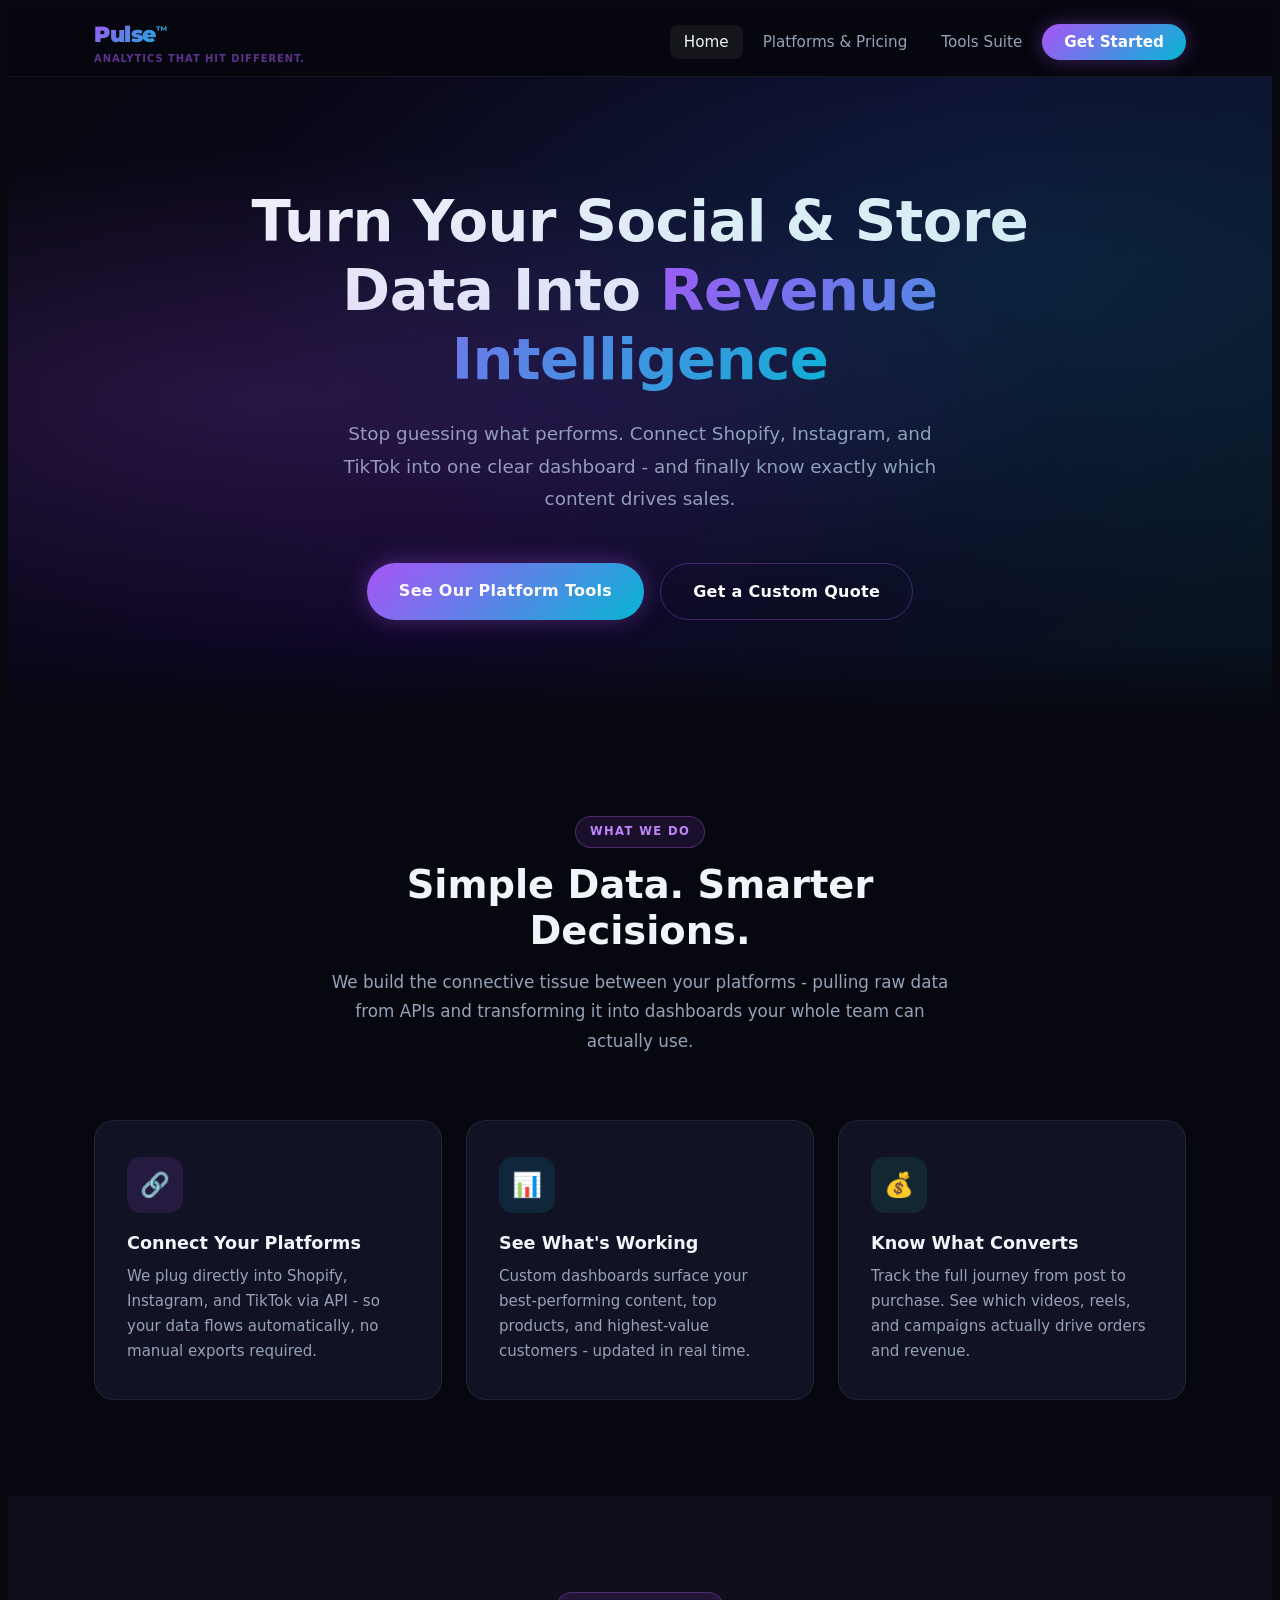
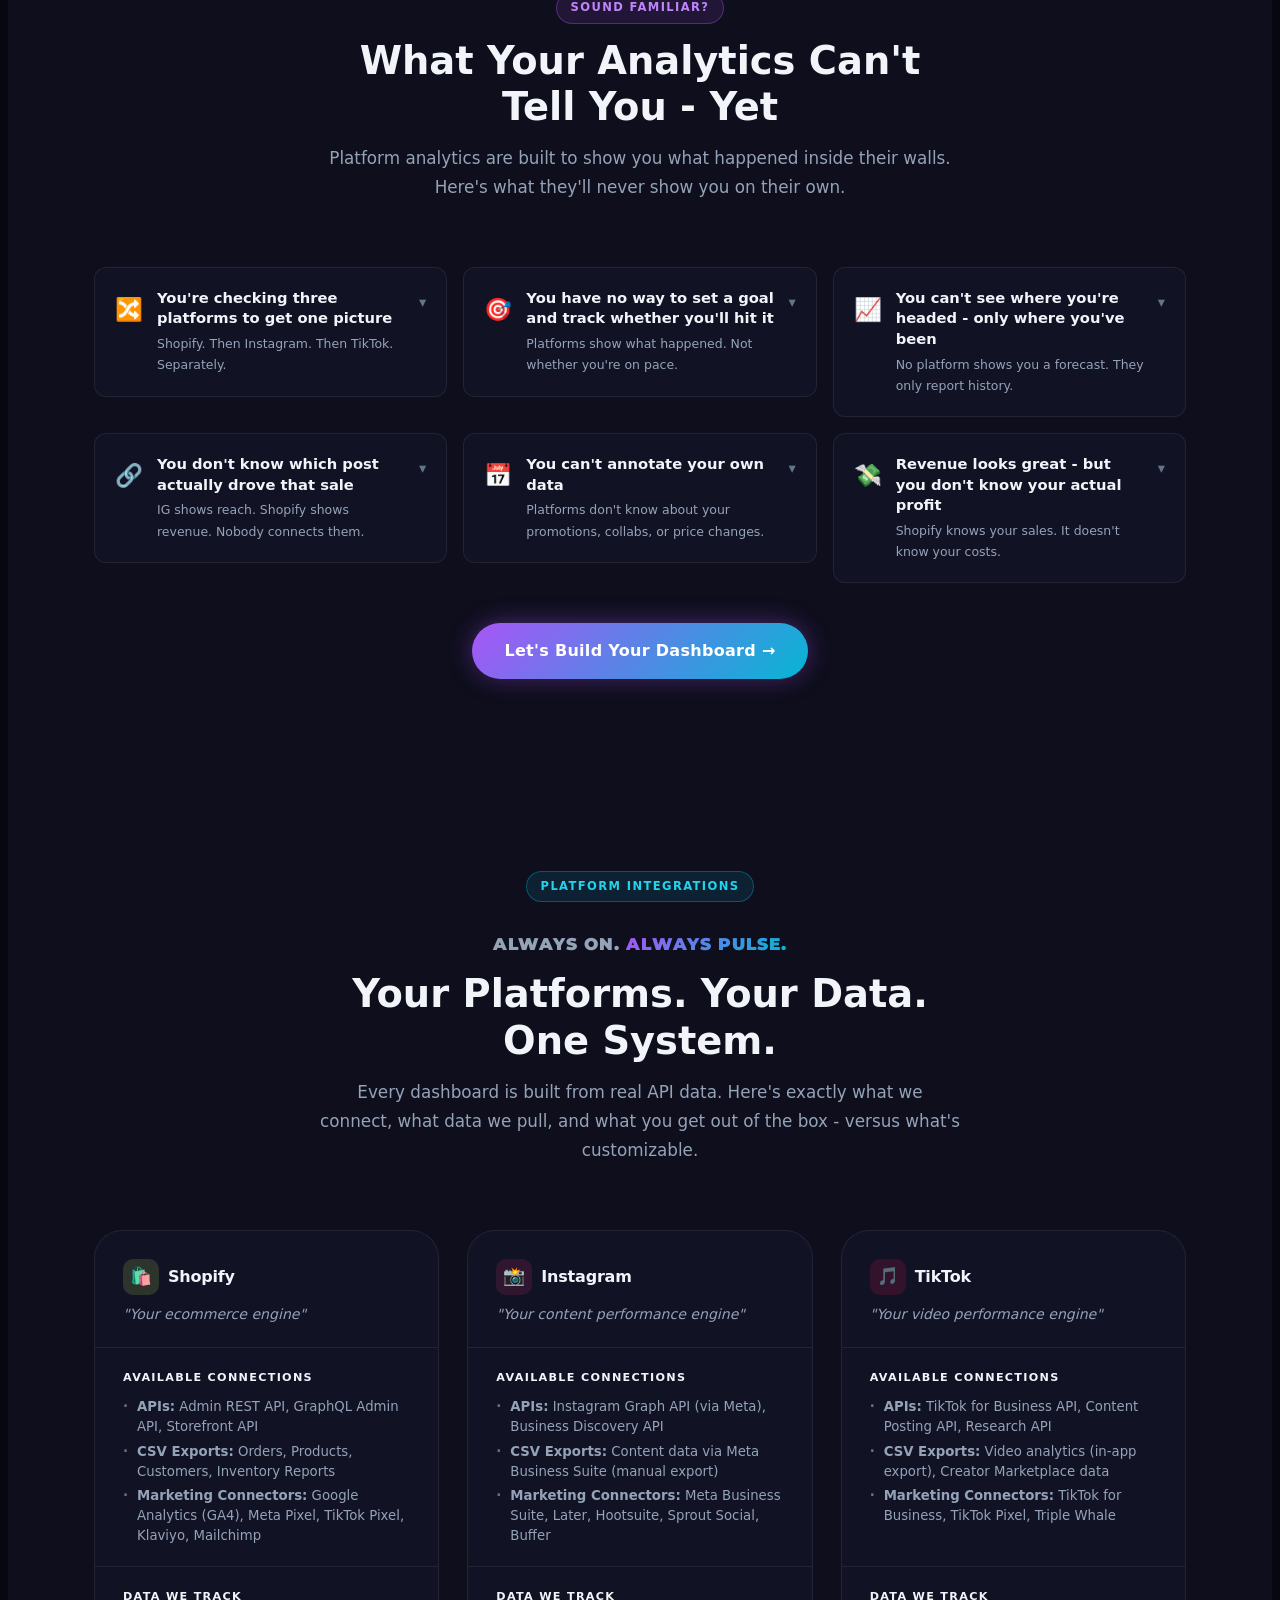
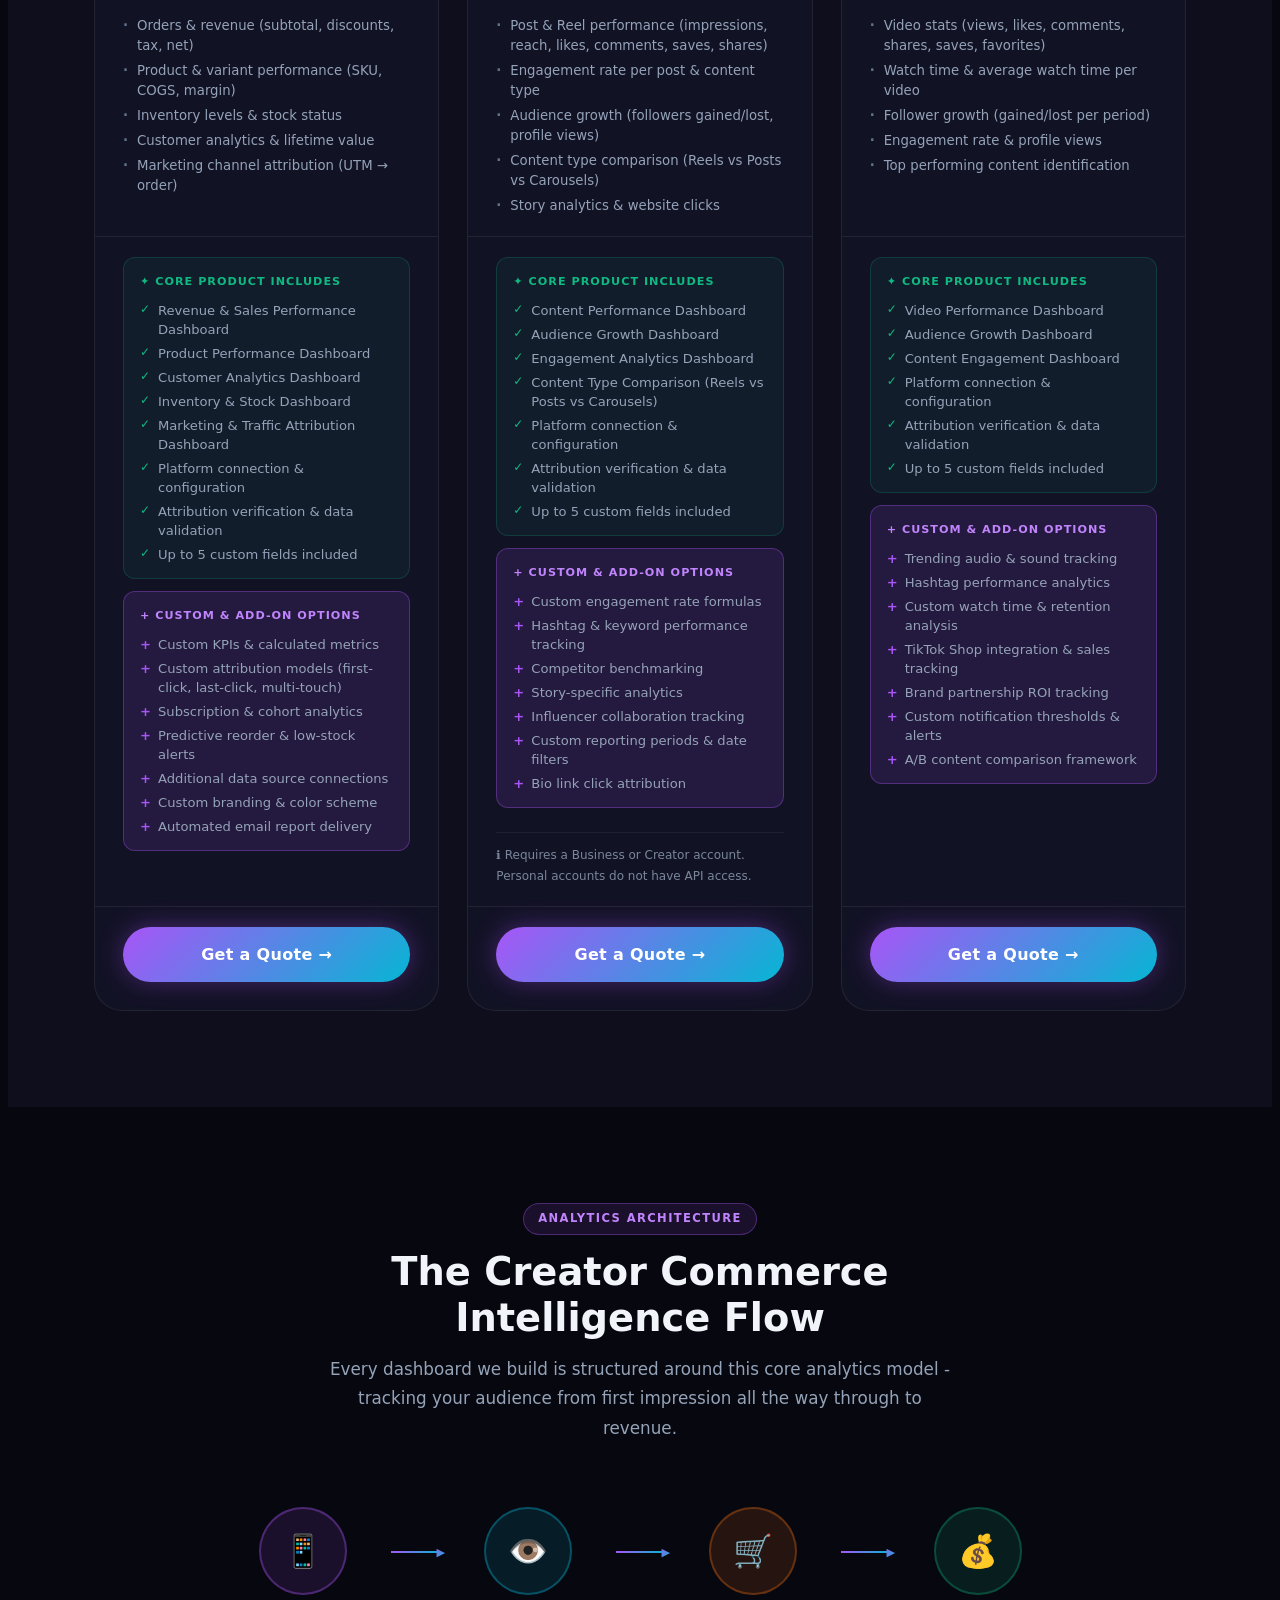
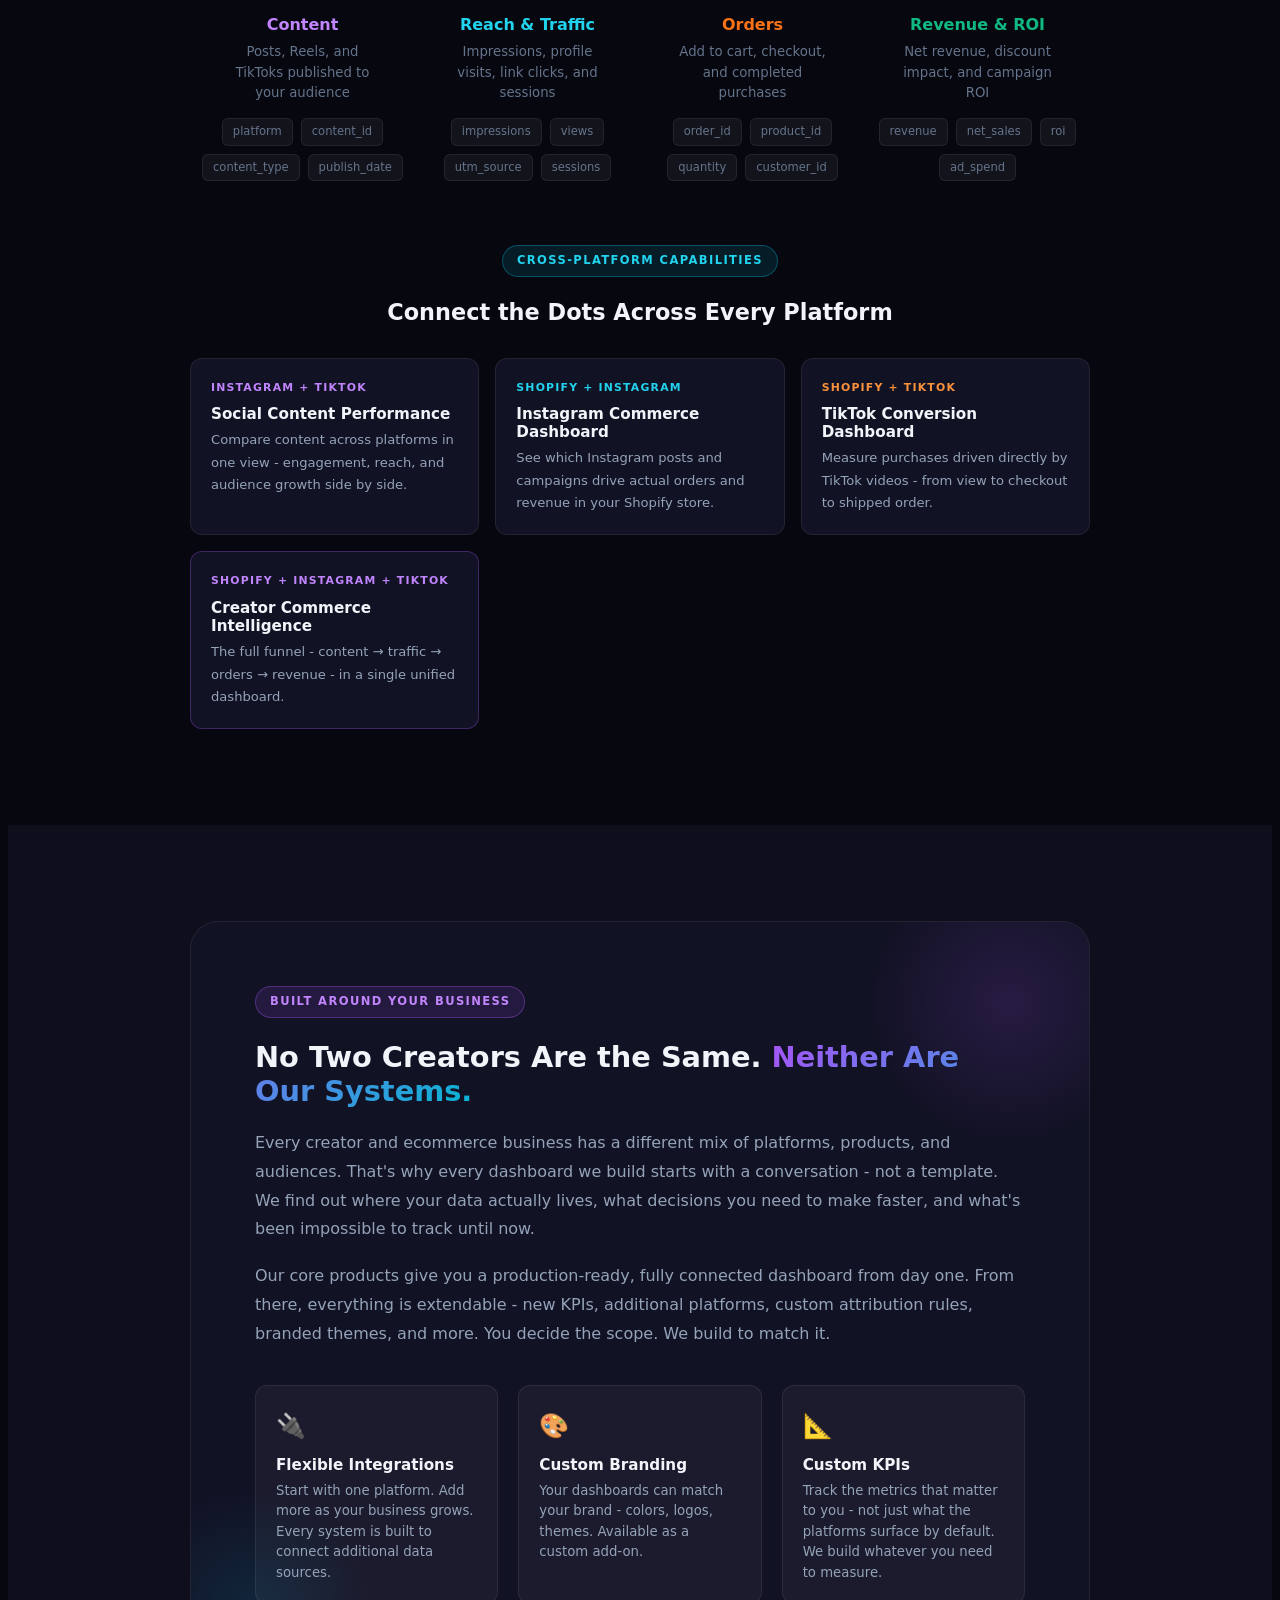
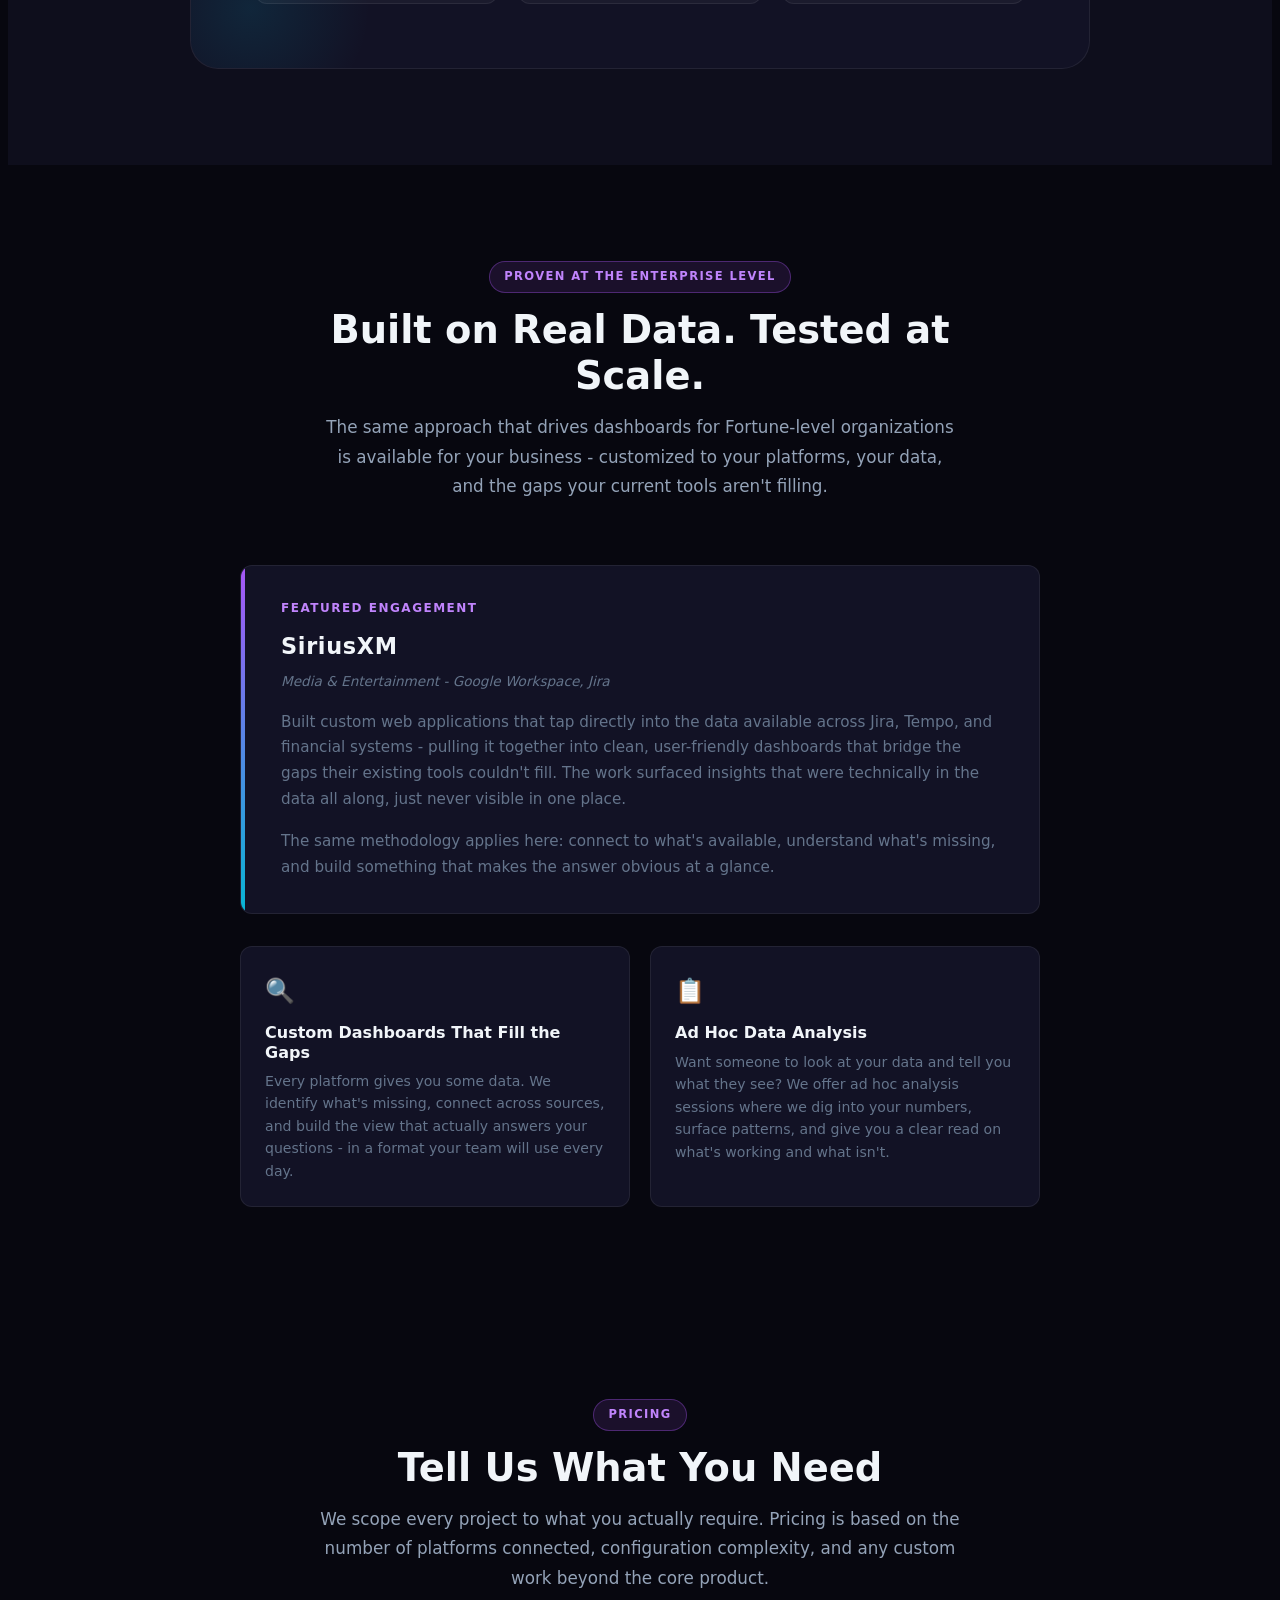
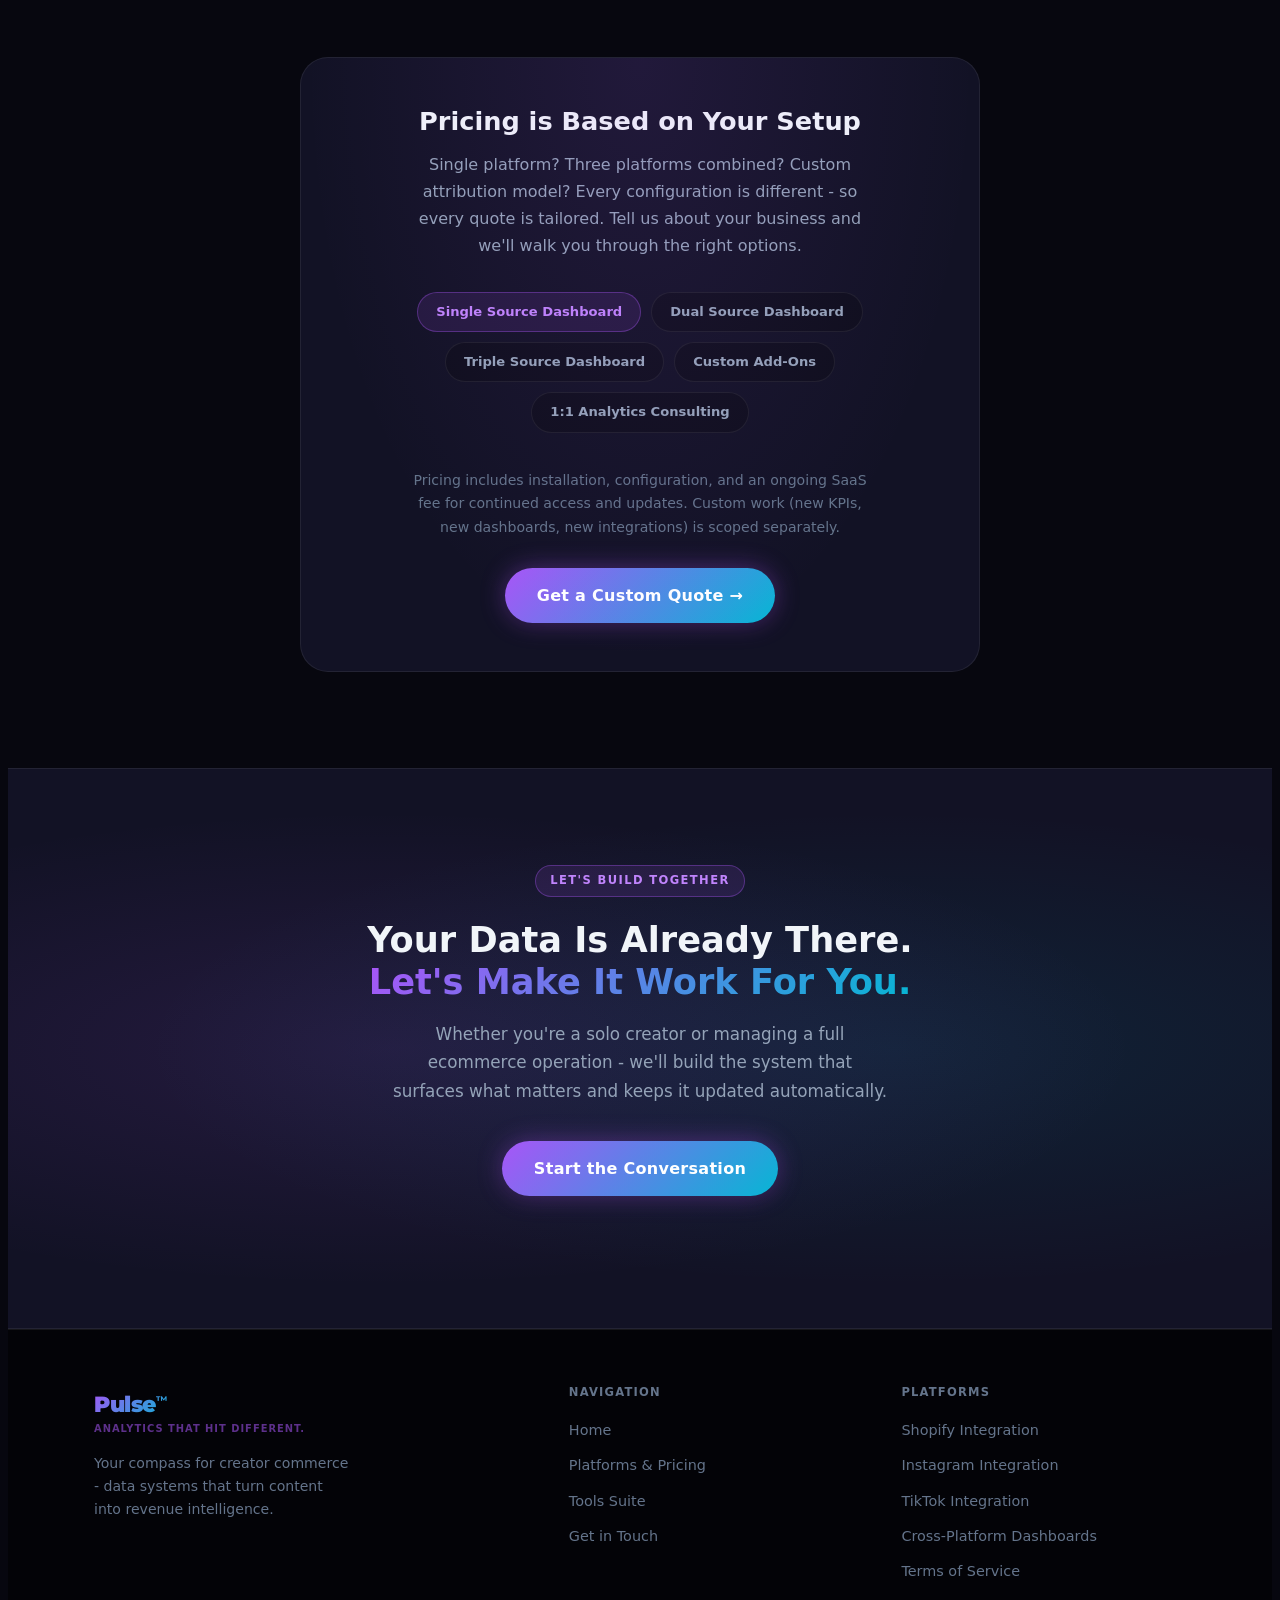
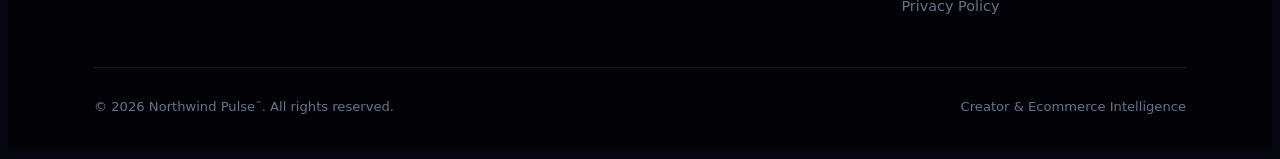
<file: index.html>
<!--
  Copyright © 2026 Northwind Pulse™. All rights reserved.
  Unauthorized copying, reverse engineering, redistribution,
  or reproduction of this software is strictly prohibited.
  https://northwind-pulse.com/terms.html
-->
<!DOCTYPE html>
<html lang="en">
<head>
  <meta charset="UTF-8" />
  <meta name="viewport" content="width=device-width, initial-scale=1.0" />
  <title>Creator &amp; Ecommerce Intelligence - Northwind Pulse™</title>
  <meta name="description" content="Turn your Shopify, Instagram, and TikTok data into revenue intelligence. Custom dashboards and analytics for creators and ecommerce brands." />
  <link rel="stylesheet" href="styles.css" />
  <!-- Google tag (gtag.js) -->
  <script async src="https://www.googletagmanager.com/gtag/js?id=G-W8B4PX0EFW"></script>
  <script>
    window.dataLayer = window.dataLayer || [];
    function gtag(){dataLayer.push(arguments);}
    gtag('js', new Date());
    gtag('config', 'G-W8B4PX0EFW');
  </script>
</head>
<body class="creator-page">

  <!-- ============ NAVIGATION ============ -->
  <nav class="cr-navbar">
    <div class="cr-container">
      <div class="cr-nav-inner">
        <a href="index.html" class="cr-nav-logo">
          
          <span class="cr-nav-logo-text">Pulse<sup style="font-size:0.5em;vertical-align:super;">™</sup></span><span class="cr-nav-logo-sub">Analytics that hit different.</span>
        </a>
        <button class="cr-nav-toggle" aria-label="Toggle menu" onclick="document.getElementById('crNav').classList.toggle('open')">
          <span></span><span></span><span></span>
        </button>
        <ul class="cr-nav-links" id="crNav">
          <li><a href="index.html" class="active">Home</a></li>
          <li><a href="services.html">Platforms &amp; Pricing</a></li>
          <li><a href="tools-suite.html">Tools Suite</a></li>
          <li><a href="contact.html" class="cr-nav-cta">Get Started</a></li>
        </ul>
      </div>
    </div>
  </nav>

  <!-- ============ HERO ============ -->
  <section class="cr-hero">
    <div class="cr-container">
      <h1>Turn Your Social &amp; Store Data Into <span class="cr-gradient-text">Revenue Intelligence</span></h1>
      <p class="cr-hero-sub">
        Stop guessing what performs. Connect Shopify, Instagram, and TikTok into one clear dashboard - and finally know exactly which content drives sales.
      </p>
      <div class="cr-hero-actions">
        <a href="tools.html" class="cr-btn cr-btn-primary">See Our Platform Tools</a>
        <a href="contact.html" class="cr-btn cr-btn-outline">Get a Custom Quote</a>
      </div>
    </div>
  </section>

  <!-- ============ VALUE PROPS ============ -->
  <section class="cr-section">
    <div class="cr-container">
      <div class="cr-section-header">
        <span class="cr-tag">What We Do</span>
        <h2>Simple Data. Smarter Decisions.</h2>
        <p>We build the connective tissue between your platforms - pulling raw data from APIs and transforming it into dashboards your whole team can actually use.</p>
      </div>
      <div class="cr-props-grid">
        <div class="cr-prop-card">
          <div class="cr-prop-icon" style="background:rgba(168,85,247,.12);">🔗</div>
          <h3>Connect Your Platforms</h3>
          <p>We plug directly into Shopify, Instagram, and TikTok via API - so your data flows automatically, no manual exports required.</p>
        </div>
        <div class="cr-prop-card">
          <div class="cr-prop-icon" style="background:rgba(6,182,212,.12);">📊</div>
          <h3>See What's Working</h3>
          <p>Custom dashboards surface your best-performing content, top products, and highest-value customers - updated in real time.</p>
        </div>
        <div class="cr-prop-card">
          <div class="cr-prop-icon" style="background:rgba(16,185,129,.12);">💰</div>
          <h3>Know What Converts</h3>
          <p>Track the full journey from post to purchase. See which videos, reels, and campaigns actually drive orders and revenue.</p>
        </div>
      </div>
    </div>
  </section>

  <!-- ============ USE CASES ============ -->
  <section class="cr-section cr-section-alt" id="why-northwind">
    <div class="cr-container">
      <div class="cr-section-header">
        <span class="cr-tag">Sound Familiar?</span>
        <h2>What Your Analytics Can't Tell You - Yet</h2>
        <p>Platform analytics are built to show you what happened inside their walls. Here's what they'll never show you on their own.</p>
      </div>

      <div class="cr-usecases-grid">

        <div class="cr-usecase-card">
          <div class="cr-usecase-header" onclick="toggleUseCase(this)">
            <div class="cr-usecase-icon">🔀</div>
            <div class="cr-usecase-title">
              <h4>You're checking three platforms to get one picture</h4>
              <p class="cr-usecase-teaser">Shopify. Then Instagram. Then TikTok. Separately.</p>
            </div>
            <div class="cr-usecase-arrow">▾</div>
          </div>
          <div class="cr-usecase-body">
            <p>Right now you open Shopify to check sales, switch to Instagram to check content, then open TikTok to check views - and there's no single place where all three talk to each other. You're manually connecting dots that should be automatic. Our dashboards pull all three into one view so you can see the full picture at once, not in three browser tabs.</p>
          </div>
        </div>

        <div class="cr-usecase-card">
          <div class="cr-usecase-header" onclick="toggleUseCase(this)">
            <div class="cr-usecase-icon">🎯</div>
            <div class="cr-usecase-title">
              <h4>You have no way to set a goal and track whether you'll hit it</h4>
              <p class="cr-usecase-teaser">Platforms show what happened. Not whether you're on pace.</p>
            </div>
            <div class="cr-usecase-arrow">▾</div>
          </div>
          <div class="cr-usecase-body">
            <p>Native analytics tell you your revenue last month was $18,000. But is that good? Are you ahead of target? Behind? On pace for your quarterly goal? No platform will tell you that - because they don't know your targets. Our dashboards include a Goals &amp; Targets layer where you set the number, and we show you exactly where you stand against it, updated automatically.</p>
          </div>
        </div>

        <div class="cr-usecase-card">
          <div class="cr-usecase-header" onclick="toggleUseCase(this)">
            <div class="cr-usecase-icon">📈</div>
            <div class="cr-usecase-title">
              <h4>You can't see where you're headed - only where you've been</h4>
              <p class="cr-usecase-teaser">No platform shows you a forecast. They only report history.</p>
            </div>
            <div class="cr-usecase-arrow">▾</div>
          </div>
          <div class="cr-usecase-body">
            <p>Every platform analytics tool is a rearview mirror. They show you what already happened. None of them tell you: "at your current pace, you'll hit $X by end of month" or "your follower growth is trending toward Y by Q3." We build trend-based forecasting directly into your dashboards so you can see what's coming - not just what already passed.</p>
          </div>
        </div>

        <div class="cr-usecase-card">
          <div class="cr-usecase-header" onclick="toggleUseCase(this)">
            <div class="cr-usecase-icon">🔗</div>
            <div class="cr-usecase-title">
              <h4>You don't know which post actually drove that sale</h4>
              <p class="cr-usecase-teaser">IG shows reach. Shopify shows revenue. Nobody connects them.</p>
            </div>
            <div class="cr-usecase-arrow">▾</div>
          </div>
          <div class="cr-usecase-body">
            <p>Instagram will tell you a Reel got 40,000 views. Shopify will tell you you had a great sales day. But neither platform will tell you those two things are related - or by how much. We build the attribution layer that maps social content to downstream purchases, so you know exactly which posts are driving revenue and which ones are just getting views.</p>
          </div>
        </div>

        <div class="cr-usecase-card">
          <div class="cr-usecase-header" onclick="toggleUseCase(this)">
            <div class="cr-usecase-icon">📅</div>
            <div class="cr-usecase-title">
              <h4>You can't annotate your own data</h4>
              <p class="cr-usecase-teaser">Platforms don't know about your promotions, collabs, or price changes.</p>
            </div>
            <div class="cr-usecase-arrow">▾</div>
          </div>
          <div class="cr-usecase-body">
            <p>You ran a 20% off sale. You posted a collab with a big creator. You changed your pricing. Platforms have no idea any of that happened - so when you look at a spike in your data three months later, you have no context for why it happened. Our annotation layer lets you mark events directly on your charts so your data always tells the full story, not just the numbers.</p>
          </div>
        </div>

        <div class="cr-usecase-card">
          <div class="cr-usecase-header" onclick="toggleUseCase(this)">
            <div class="cr-usecase-icon">💸</div>
            <div class="cr-usecase-title">
              <h4>Revenue looks great - but you don't know your actual profit</h4>
              <p class="cr-usecase-teaser">Shopify knows your sales. It doesn't know your costs.</p>
            </div>
            <div class="cr-usecase-arrow">▾</div>
          </div>
          <div class="cr-usecase-body">
            <p>Shopify reports revenue and orders - but it doesn't know your cost of goods, your ad spend, your shipping overhead, or your software subscriptions. We can connect your business expense data alongside your Shopify revenue to give you a true net margin view. Because a $30,000 revenue month with $28,000 in costs is a very different story than the analytics dashboard suggests.</p>
          </div>
        </div>

      </div>

      <div style="text-align:center;margin-top:40px;">
        <a href="contact.html" class="cr-btn cr-btn-primary">Let's Build Your Dashboard →</a>
      </div>
    </div>

    <style>
      .cr-usecases-grid {
        display: grid;
        grid-template-columns: repeat(auto-fill, minmax(340px, 1fr));
        align-items: start;
        gap: 16px;
        margin-top: 40px;
      }
      .cr-usecase-card {
        background: var(--cr-card);
        border: 1px solid var(--cr-border);
        border-radius: var(--cr-radius);
        overflow: hidden;
        transition: border-color 0.2s;
      }
      .cr-usecase-card:hover { border-color: rgba(168,85,247,.35); }
      .cr-usecase-card.open  { border-color: rgba(168,85,247,.5); }
      .cr-usecase-header {
        display: flex;
        align-items: flex-start;
        gap: 14px;
        padding: 20px;
        cursor: pointer;
        user-select: none;
      }
      .cr-usecase-icon { font-size: 1.4rem; flex-shrink: 0; margin-top: 2px; }
      .cr-usecase-title { flex: 1; }
      .cr-usecase-title h4 { font-size: .92rem; font-weight: 700; color: var(--cr-text); margin: 0 0 4px; line-height: 1.4; }
      .cr-usecase-teaser { font-size: .78rem; color: var(--cr-text-dim); margin: 0; }
      .cr-usecase-arrow { font-size: .9rem; color: var(--cr-text-dim); flex-shrink: 0; margin-top: 2px; transition: transform 0.2s; }
      .cr-usecase-card.open .cr-usecase-arrow { transform: rotate(180deg); color: var(--cr-purple-light); }
      .cr-usecase-body {
        display: none;
        padding: 0 20px 20px 54px;
        font-size: .88rem;
        line-height: 1.7;
        color: var(--cr-text-dim);
        border-top: 1px solid var(--cr-border);
        padding-top: 16px;
      }
      .cr-usecase-body p { margin: 0; }
      .cr-usecase-card.open .cr-usecase-body { display: block; }
      @media (max-width: 720px) { .cr-usecases-grid { grid-template-columns: 1fr; } }
    </style>

    <script>
      function toggleUseCase(header) {
        const card = header.closest('.cr-usecase-card');
        const isOpen = card.classList.contains('open');
        document.querySelectorAll('.cr-usecase-card.open').forEach(c => c.classList.remove('open'));
        if (!isOpen) card.classList.add('open');
      }
    </script>
  </section>

  <!-- ============ PLATFORM CARDS ============ -->
  <section class="cr-section cr-section-alt" id="platforms">
    <div class="cr-container">
      <div class="cr-section-header">
        <span class="cr-tag cr-tag-cyan">Platform Integrations</span>
        <p class="cr-section-catchphrase">Always On. <span class="cr-gradient-text">Always Pulse.</span></p>
        <h2>Your Platforms. Your Data. One System.</h2>
        <p>Every dashboard is built from real API data. Here's exactly what we connect, what data we pull, and what you get out of the box - versus what's customizable.</p>
      </div>

      <div class="cr-platforms-grid">

        <!-- SHOPIFY -->
        <div class="cr-platform-card shopify">
          <div class="cr-platform-header">
            <div class="cr-platform-badge">
              <div class="badge-icon">🛍️</div>Shopify
            </div>
            <p class="cr-platform-tagline">"Your ecommerce engine"</p>
          </div>
          <div class="cr-data-section">
            <h5>Available Connections</h5>
            <ul>
              <li><strong>APIs:</strong> Admin REST API, GraphQL Admin API, Storefront API</li>
              <li><strong>CSV Exports:</strong> Orders, Products, Customers, Inventory Reports</li>
              <li><strong>Marketing Connectors:</strong> Google Analytics (GA4), Meta Pixel, TikTok Pixel, Klaviyo, Mailchimp</li>
            </ul>
          </div>
          <div class="cr-data-section">
            <h5>Data We Track</h5>
            <ul>
              <li>Orders &amp; revenue (subtotal, discounts, tax, net)</li>
              <li>Product &amp; variant performance (SKU, COGS, margin)</li>
              <li>Inventory levels &amp; stock status</li>
              <li>Customer analytics &amp; lifetime value</li>
              <li>Marketing channel attribution (UTM → order)</li>
            </ul>
          </div>
          <div class="cr-core-custom">
            <div class="cr-include-block">
              <h6>✦ Core Product Includes</h6>
              <ul>
                <li>Revenue &amp; Sales Performance Dashboard</li>
                <li>Product Performance Dashboard</li>
                <li>Customer Analytics Dashboard</li>
                <li>Inventory &amp; Stock Dashboard</li>
                <li>Marketing &amp; Traffic Attribution Dashboard</li>
                <li>Platform connection &amp; configuration</li>
                <li>Attribution verification &amp; data validation</li>
                <li>Up to 5 custom fields included</li>
              </ul>
            </div>
            <div class="cr-custom-block">
              <h6>+ Custom &amp; Add-On Options</h6>
              <ul>
                <li>Custom KPIs &amp; calculated metrics</li>
                <li>Custom attribution models (first-click, last-click, multi-touch)</li>
                <li>Subscription &amp; cohort analytics</li>
                <li>Predictive reorder &amp; low-stock alerts</li>
                <li>Additional data source connections</li>
                <li>Custom branding &amp; color scheme</li>
                <li>Automated email report delivery</li>
              </ul>
            </div>
          </div>
          <div class="cr-platform-cta">
            <a href="contact.html" class="cr-btn cr-btn-primary" style="width:100%;display:block;text-align:center;">Get a Quote →</a>
          </div>
        </div>

        <!-- INSTAGRAM -->
        <div class="cr-platform-card instagram">
          <div class="cr-platform-header">
            <div class="cr-platform-badge">
              <div class="badge-icon">📸</div>Instagram
            </div>
            <p class="cr-platform-tagline">"Your content performance engine"</p>
          </div>
          <div class="cr-data-section">
            <h5>Available Connections</h5>
            <ul>
              <li><strong>APIs:</strong> Instagram Graph API (via Meta), Business Discovery API</li>
              <li><strong>CSV Exports:</strong> Content data via Meta Business Suite (manual export)</li>
              <li><strong>Marketing Connectors:</strong> Meta Business Suite, Later, Hootsuite, Sprout Social, Buffer</li>
            </ul>
          </div>
          <div class="cr-data-section">
            <h5>Data We Track</h5>
            <ul>
              <li>Post &amp; Reel performance (impressions, reach, likes, comments, saves, shares)</li>
              <li>Engagement rate per post &amp; content type</li>
              <li>Audience growth (followers gained/lost, profile views)</li>
              <li>Content type comparison (Reels vs Posts vs Carousels)</li>
              <li>Story analytics &amp; website clicks</li>
            </ul>
          </div>
          <div class="cr-core-custom">
            <div class="cr-include-block">
              <h6>✦ Core Product Includes</h6>
              <ul>
                <li>Content Performance Dashboard</li>
                <li>Audience Growth Dashboard</li>
                <li>Engagement Analytics Dashboard</li>
                <li>Content Type Comparison (Reels vs Posts vs Carousels)</li>
                <li>Platform connection &amp; configuration</li>
                <li>Attribution verification &amp; data validation</li>
                <li>Up to 5 custom fields included</li>
              </ul>
            </div>
            <div class="cr-custom-block">
              <h6>+ Custom &amp; Add-On Options</h6>
              <ul>
                <li>Custom engagement rate formulas</li>
                <li>Hashtag &amp; keyword performance tracking</li>
                <li>Competitor benchmarking</li>
                <li>Story-specific analytics</li>
                <li>Influencer collaboration tracking</li>
                <li>Custom reporting periods &amp; date filters</li>
                <li>Bio link click attribution</li>
              </ul>
            </div>
            <p class="cr-platform-note">ℹ️ Requires a Business or Creator account. Personal accounts do not have API access.</p>
          </div>
          <div class="cr-platform-cta">
            <a href="contact.html" class="cr-btn cr-btn-primary" style="width:100%;display:block;text-align:center;">Get a Quote →</a>
          </div>
        </div>

        <!-- TIKTOK -->
        <div class="cr-platform-card tiktok">
          <div class="cr-platform-header">
            <div class="cr-platform-badge">
              <div class="badge-icon">🎵</div>TikTok
            </div>
            <p class="cr-platform-tagline">"Your video performance engine"</p>
          </div>
          <div class="cr-data-section">
            <h5>Available Connections</h5>
            <ul>
              <li><strong>APIs:</strong> TikTok for Business API, Content Posting API, Research API</li>
              <li><strong>CSV Exports:</strong> Video analytics (in-app export), Creator Marketplace data</li>
              <li><strong>Marketing Connectors:</strong> TikTok for Business, TikTok Pixel, Triple Whale</li>
            </ul>
          </div>
          <div class="cr-data-section">
            <h5>Data We Track</h5>
            <ul>
              <li>Video stats (views, likes, comments, shares, saves, favorites)</li>
              <li>Watch time &amp; average watch time per video</li>
              <li>Follower growth (gained/lost per period)</li>
              <li>Engagement rate &amp; profile views</li>
              <li>Top performing content identification</li>
            </ul>
          </div>
          <div class="cr-core-custom">
            <div class="cr-include-block">
              <h6>✦ Core Product Includes</h6>
              <ul>
                <li>Video Performance Dashboard</li>
                <li>Audience Growth Dashboard</li>
                <li>Content Engagement Dashboard</li>
                <li>Platform connection &amp; configuration</li>
                <li>Attribution verification &amp; data validation</li>
                <li>Up to 5 custom fields included</li>
              </ul>
            </div>
            <div class="cr-custom-block">
              <h6>+ Custom &amp; Add-On Options</h6>
              <ul>
                <li>Trending audio &amp; sound tracking</li>
                <li>Hashtag performance analytics</li>
                <li>Custom watch time &amp; retention analysis</li>
                <li>TikTok Shop integration &amp; sales tracking</li>
                <li>Brand partnership ROI tracking</li>
                <li>Custom notification thresholds &amp; alerts</li>
                <li>A/B content comparison framework</li>
              </ul>
            </div>
          </div>
          <div class="cr-platform-cta">
            <a href="contact.html" class="cr-btn cr-btn-primary" style="width:100%;display:block;text-align:center;">Get a Quote →</a>
          </div>
        </div>

      </div>
    </div>
  </section>

  <!-- ============ CONTENT → REVENUE FLOW ============ -->
  <section class="cr-section cr-flow-section" id="analytics-flow">
    <div class="cr-container">
      <div class="cr-section-header">
        <span class="cr-tag">Analytics Architecture</span>
        <h2>The Creator Commerce Intelligence Flow</h2>
        <p>Every dashboard we build is structured around this core analytics model - tracking your audience from first impression all the way through to revenue.</p>
      </div>

      <div class="cr-flow-wrap">
        <div class="cr-flow-steps">
          <div class="cr-flow-step">
            <div class="cr-flow-icon">📱</div>
            <h4>Content</h4>
            <p>Posts, Reels, and TikToks published to your audience</p>
            <div class="cr-flow-data-chips">
              <span class="cr-chip">platform</span>
              <span class="cr-chip">content_id</span>
              <span class="cr-chip">content_type</span>
              <span class="cr-chip">publish_date</span>
            </div>
          </div>
          <div class="cr-flow-step">
            <div class="cr-flow-icon">👁️</div>
            <h4>Reach &amp; Traffic</h4>
            <p>Impressions, profile visits, link clicks, and sessions</p>
            <div class="cr-flow-data-chips">
              <span class="cr-chip">impressions</span>
              <span class="cr-chip">views</span>
              <span class="cr-chip">utm_source</span>
              <span class="cr-chip">sessions</span>
            </div>
          </div>
          <div class="cr-flow-step">
            <div class="cr-flow-icon">🛒</div>
            <h4>Orders</h4>
            <p>Add to cart, checkout, and completed purchases</p>
            <div class="cr-flow-data-chips">
              <span class="cr-chip">order_id</span>
              <span class="cr-chip">product_id</span>
              <span class="cr-chip">quantity</span>
              <span class="cr-chip">customer_id</span>
            </div>
          </div>
          <div class="cr-flow-step">
            <div class="cr-flow-icon">💰</div>
            <h4>Revenue &amp; ROI</h4>
            <p>Net revenue, discount impact, and campaign ROI</p>
            <div class="cr-flow-data-chips">
              <span class="cr-chip">revenue</span>
              <span class="cr-chip">net_sales</span>
              <span class="cr-chip">roi</span>
              <span class="cr-chip">ad_spend</span>
            </div>
          </div>
        </div>

        <div style="margin-top:64px;">
          <div class="cr-section-header" style="margin-bottom:32px;">
            <span class="cr-tag cr-tag-cyan">Cross-Platform Capabilities</span>
            <h3 style="font-size:1.4rem;margin-top:8px;">Connect the Dots Across Every Platform</h3>
          </div>
          <div style="display:grid;grid-template-columns:repeat(auto-fill,minmax(240px,1fr));gap:16px;">
            <div style="background:var(--cr-card);border:1px solid var(--cr-border);border-radius:var(--cr-radius);padding:20px;">
              <div style="font-size:.68rem;letter-spacing:1.2px;text-transform:uppercase;color:var(--cr-purple-light);font-weight:700;margin-bottom:8px;">Instagram + TikTok</div>
              <h4 style="font-size:.95rem;margin-bottom:6px;">Social Content Performance</h4>
              <p style="font-size:.82rem;">Compare content across platforms in one view - engagement, reach, and audience growth side by side.</p>
            </div>
            <div style="background:var(--cr-card);border:1px solid var(--cr-border);border-radius:var(--cr-radius);padding:20px;">
              <div style="font-size:.68rem;letter-spacing:1.2px;text-transform:uppercase;color:var(--cr-cyan-light);font-weight:700;margin-bottom:8px;">Shopify + Instagram</div>
              <h4 style="font-size:.95rem;margin-bottom:6px;">Instagram Commerce Dashboard</h4>
              <p style="font-size:.82rem;">See which Instagram posts and campaigns drive actual orders and revenue in your Shopify store.</p>
            </div>
            <div style="background:var(--cr-card);border:1px solid var(--cr-border);border-radius:var(--cr-radius);padding:20px;">
              <div style="font-size:.68rem;letter-spacing:1.2px;text-transform:uppercase;color:#fb923c;font-weight:700;margin-bottom:8px;">Shopify + TikTok</div>
              <h4 style="font-size:.95rem;margin-bottom:6px;">TikTok Conversion Dashboard</h4>
              <p style="font-size:.82rem;">Measure purchases driven directly by TikTok videos - from view to checkout to shipped order.</p>
            </div>
            <div style="background:var(--cr-card);border:1px solid var(--cr-border);border-radius:var(--cr-radius);padding:20px;border-color:rgba(168,85,247,.3);">
              <div style="font-size:.68rem;letter-spacing:1.2px;text-transform:uppercase;color:var(--cr-purple-light);font-weight:700;margin-bottom:8px;">Shopify + Instagram + TikTok</div>
              <h4 style="font-size:.95rem;margin-bottom:6px;">Creator Commerce Intelligence</h4>
              <p style="font-size:.82rem;">The full funnel - content → traffic → orders → revenue - in a single unified dashboard.</p>
            </div>
          </div>
        </div>
      </div>
    </div>
  </section>

  <!-- ============ CUSTOMIZATION NARRATIVE ============ -->
  <section class="cr-section cr-section-alt">
    <div class="cr-container">
      <div class="cr-narrative">
        <span class="cr-tag" style="position:relative;z-index:1;">Built Around Your Business</span>
        <h2 style="position:relative;z-index:1;margin-top:8px;">No Two Creators Are the Same. <span class="cr-gradient-text">Neither Are Our Systems.</span></h2>
        <p style="position:relative;z-index:1;">Every creator and ecommerce business has a different mix of platforms, products, and audiences. That's why every dashboard we build starts with a conversation - not a template. We find out where your data actually lives, what decisions you need to make faster, and what's been impossible to track until now.</p>
        <p style="position:relative;z-index:1;">Our core products give you a production-ready, fully connected dashboard from day one. From there, everything is extendable - new KPIs, additional platforms, custom attribution rules, branded themes, and more. You decide the scope. We build to match it.</p>
        <div class="cr-narrative-pillars" style="position:relative;z-index:1;">
          <div class="cr-narrative-pillar">
            <div class="n-icon">🔌</div>
            <h4>Flexible Integrations</h4>
            <p>Start with one platform. Add more as your business grows. Every system is built to connect additional data sources.</p>
          </div>
          <div class="cr-narrative-pillar">
            <div class="n-icon">🎨</div>
            <h4>Custom Branding</h4>
            <p>Your dashboards can match your brand - colors, logos, themes. Available as a custom add-on.</p>
          </div>
          <div class="cr-narrative-pillar">
            <div class="n-icon">📐</div>
            <h4>Custom KPIs</h4>
            <p>Track the metrics that matter to you - not just what the platforms surface by default. We build whatever you need to measure.</p>
          </div>
        </div>
      </div>
    </div>
  </section>

  <!-- ============ ENTERPRISE CREDIBILITY ============ -->
  <section class="cr-section">
    <div class="cr-container">
      <div class="cr-section-header">
        <span class="cr-tag">Proven at the Enterprise Level</span>
        <h2>Built on Real Data. Tested at Scale.</h2>
        <p>The same approach that drives dashboards for Fortune-level organizations is available for your business - customized to your platforms, your data, and the gaps your current tools aren't filling.</p>
      </div>

      <div style="background:var(--cr-card);border:1px solid var(--cr-border);border-radius:var(--cr-radius);padding:2rem 2.5rem;max-width:800px;margin:0 auto 2rem;position:relative;overflow:hidden;">
        <div style="position:absolute;top:0;left:0;width:4px;height:100%;background:var(--cr-gradient);border-radius:4px 0 0 4px;"></div>
        <div style="font-size:0.75rem;letter-spacing:1.5px;text-transform:uppercase;color:var(--cr-purple-light);font-weight:700;margin-bottom:0.5rem;">Featured Engagement</div>
        <div style="font-size:1.4rem;font-weight:800;letter-spacing:0.03em;margin-bottom:0.35rem;">SiriusXM</div>
        <div style="font-size:0.85rem;color:var(--cr-text-dim);font-style:italic;margin-bottom:1rem;">Media &amp; Entertainment - Google Workspace, Jira</div>
        <p style="font-size:0.95rem;line-height:1.7;color:var(--cr-text-dim);margin-bottom:1rem;">Built custom web applications that tap directly into the data available across Jira, Tempo, and financial systems - pulling it together into clean, user-friendly dashboards that bridge the gaps their existing tools couldn't fill. The work surfaced insights that were technically in the data all along, just never visible in one place.</p>
        <p style="font-size:0.95rem;line-height:1.7;color:var(--cr-text-dim);">The same methodology applies here: connect to what's available, understand what's missing, and build something that makes the answer obvious at a glance.</p>
      </div>

      <div style="display:grid;grid-template-columns:repeat(auto-fit,minmax(280px,1fr));gap:1.25rem;max-width:800px;margin:0 auto;">
        <div style="background:var(--cr-card);border:1px solid var(--cr-border);border-radius:var(--cr-radius);padding:1.5rem;">
          <div style="font-size:1.5rem;margin-bottom:0.75rem;">🔍</div>
          <h4 style="margin-bottom:0.5rem;font-size:1rem;">Custom Dashboards That Fill the Gaps</h4>
          <p style="font-size:0.88rem;line-height:1.6;color:var(--cr-text-dim);">Every platform gives you some data. We identify what's missing, connect across sources, and build the view that actually answers your questions - in a format your team will use every day.</p>
        </div>
        <div style="background:var(--cr-card);border:1px solid var(--cr-border);border-radius:var(--cr-radius);padding:1.5rem;">
          <div style="font-size:1.5rem;margin-bottom:0.75rem;">📋</div>
          <h4 style="margin-bottom:0.5rem;font-size:1rem;">Ad Hoc Data Analysis</h4>
          <p style="font-size:0.88rem;line-height:1.6;color:var(--cr-text-dim);">Want someone to look at your data and tell you what they see? We offer ad hoc analysis sessions where we dig into your numbers, surface patterns, and give you a clear read on what's working and what isn't.</p>
        </div>
      </div>
    </div>
  </section>

  <!-- ============ PRICING / CONTACT ============ -->
  <section class="cr-section" id="pricing">
    <div class="cr-container">
      <div class="cr-section-header">
        <span class="cr-tag">Pricing</span>
        <h2>Tell Us What You Need</h2>
        <p>We scope every project to what you actually require. Pricing is based on the number of platforms connected, configuration complexity, and any custom work beyond the core product.</p>
      </div>
      <div class="cr-pricing-block">
        <h3>Pricing is Based on Your Setup</h3>
        <p>Single platform? Three platforms combined? Custom attribution model? Every configuration is different - so every quote is tailored. Tell us about your business and we'll walk you through the right options.</p>
        <div class="cr-tier-pills">
          <div class="cr-tier-pill active">Single Source Dashboard</div>
          <div class="cr-tier-pill">Dual Source Dashboard</div>
          <div class="cr-tier-pill">Triple Source Dashboard</div>
          <div class="cr-tier-pill">Custom Add-Ons</div>
          <div class="cr-tier-pill">1:1 Analytics Consulting</div>
        </div>
        <p style="font-size:.88rem;color:var(--cr-text-dim);margin-bottom:28px;">Pricing includes installation, configuration, and an ongoing SaaS fee for continued access and updates. Custom work (new KPIs, new dashboards, new integrations) is scoped separately.</p>
        <a href="contact.html" class="cr-btn cr-btn-primary">Get a Custom Quote →</a>
      </div>
    </div>
  </section>

  <!-- ============ CTA BANNER ============ -->
  <section class="cr-cta-banner">
    <div class="cr-container" style="position:relative;z-index:1;">
      <span class="cr-tag">Let's Build Together</span>
      <h2 style="margin-top:8px;">Your Data Is Already There.<br><span class="cr-gradient-text">Let's Make It Work For You.</span></h2>
      <p>Whether you're a solo creator or managing a full ecommerce operation - we'll build the system that surfaces what matters and keeps it updated automatically.</p>
      <a href="contact.html" class="cr-btn cr-btn-primary">Start the Conversation</a>
    </div>
  </section>

  <!-- ============ FOOTER ============ -->
  <footer class="cr-footer">
    <div class="cr-container">
      <div class="cr-footer-inner">
        <div class="cr-footer-brand">
          <a href="index.html" class="cr-nav-logo">
            
            <span class="cr-nav-logo-text">Pulse<sup style="font-size:0.5em;vertical-align:super;">™</sup></span><span class="cr-nav-logo-sub">Analytics that hit different.</span>
          </a>
          <p>Your compass for creator commerce - data systems that turn content into revenue intelligence.</p>
        </div>
        <div class="cr-footer-col">
          <h4>Navigation</h4>
          <ul>
            <li><a href="index.html">Home</a></li>
            <li><a href="services.html">Platforms &amp; Pricing</a></li>
            <li><a href="tools-suite.html">Tools Suite</a></li>
            <li><a href="contact.html">Get in Touch</a></li>
          </ul>
        </div>
        <div class="cr-footer-col">
          <h4>Platforms</h4>
          <ul>
            <li><a href="services.html#shopify">Shopify Integration</a></li>
            <li><a href="services.html#instagram">Instagram Integration</a></li>
            <li><a href="services.html#tiktok">TikTok Integration</a></li>
            <li><a href="services.html#cross">Cross-Platform Dashboards</a></li>
            <li><a href="terms.html">Terms of Service</a></li>
            <li><a href="privacy.html">Privacy Policy</a></li>
          </ul>
        </div>
      </div>
      <div class="cr-footer-bottom">
        <span>&copy; <span id="year"></span> Northwind Pulse<sup style="font-size:0.5em;vertical-align:super;">™</sup>. All rights reserved.</span>
        <span>Creator &amp; Ecommerce Intelligence</span>
      </div>
    </div>
  </footer>

  <script>document.getElementById('year').textContent = new Date().getFullYear();</script>
</body>
</html>
</file>
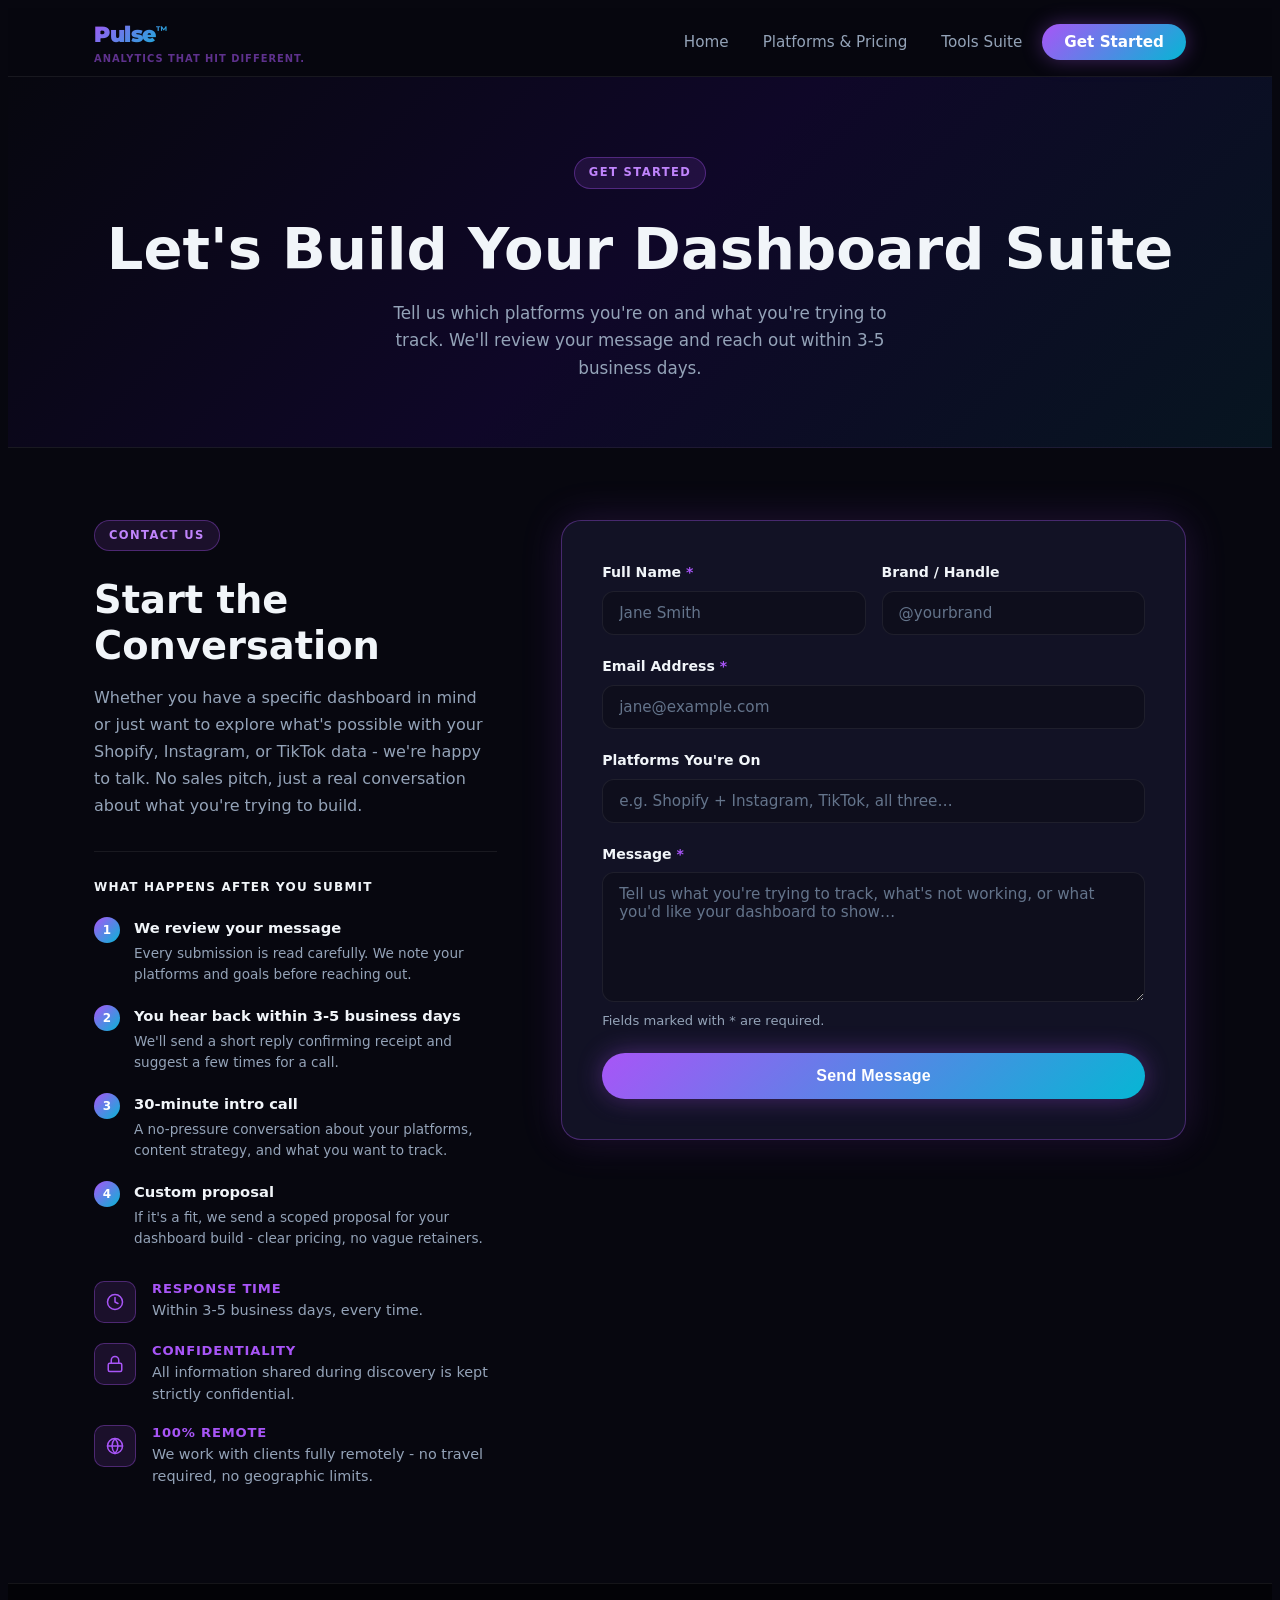
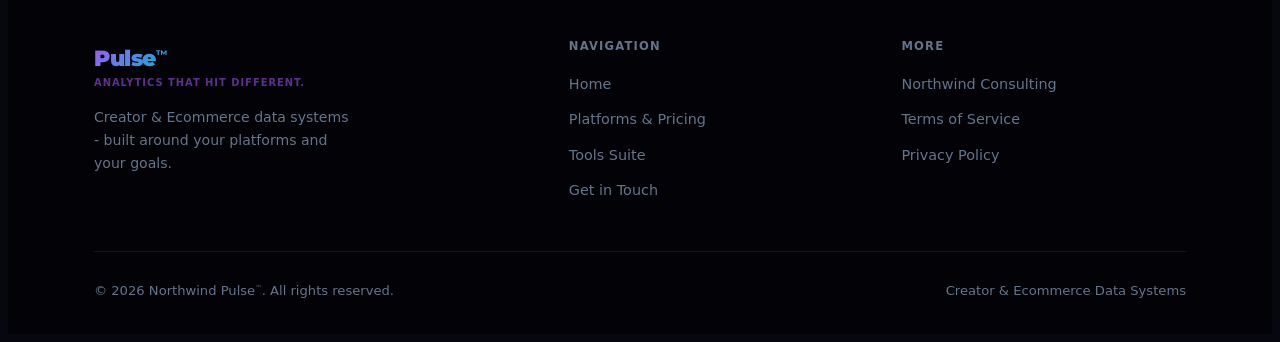
<file: contact.html>
<!--
  Copyright © 2026 Northwind Pulse™. All rights reserved.
  Unauthorized copying, reverse engineering, redistribution,
  or reproduction of this software is strictly prohibited.
  https://northwind-pulse.com/terms.html
-->
<!DOCTYPE html>
<html lang="en">
<head>
  <meta charset="UTF-8" />
  <meta name="viewport" content="width=device-width, initial-scale=1.0" />
  <title>Get Started - Northwind Pulse™</title>
  <meta name="description" content="Get in touch with Northwind Pulse™ to build your Creator &amp; Ecommerce dashboard suite." />
  <link rel="stylesheet" href="styles.css" />
  <style>
    .cr-contact-section { background: var(--cr-bg); padding: 72px 0 96px; }
    .cr-contact-hero {
      background: var(--cr-gradient-hero);
      padding: 80px 0 64px;
      text-align: center;
      border-bottom: 1px solid var(--cr-border);
    }
    .cr-contact-hero h1 { margin-top: 12px; color: var(--cr-text); }
    .cr-contact-hero p  { color: var(--cr-text-muted); max-width: 520px; margin: 16px auto 0; font-size: 1.05rem; line-height: 1.65; }
    .cr-contact-grid { display: grid; grid-template-columns: 1fr 1.55fr; gap: 64px; align-items: start; }
    .cr-contact-info h2 { color: var(--cr-text); margin-top: 12px; margin-bottom: 14px; }
    .cr-contact-info > p { color: var(--cr-text-muted); line-height: 1.7; margin-bottom: 0; }
    .cr-next-steps { margin-top: 32px; padding-top: 28px; border-top: 1px solid var(--cr-border); }
    .cr-steps-heading { font-size: .75rem; letter-spacing: 1.2px; text-transform: uppercase; color: var(--cr-purple); font-weight: 700; margin-bottom: 20px; }
    .cr-steps-list { list-style: none; display: flex; flex-direction: column; gap: 18px; padding: 0; margin: 0; }
    .cr-steps-list li { display: flex; gap: 14px; align-items: flex-start; }
    .cr-step-num { flex-shrink: 0; width: 26px; height: 26px; background: var(--cr-gradient); color: #fff; border-radius: 50%; display: flex; align-items: center; justify-content: center; font-size: .75rem; font-weight: 700; margin-top: 2px; }
    .cr-steps-list strong { display: block; font-size: .92rem; color: var(--cr-text); font-weight: 600; margin-bottom: 3px; }
    .cr-steps-list p { font-size: .85rem; color: var(--cr-text-muted); margin: 0; line-height: 1.55; }
    .cr-contact-detail { display: flex; flex-direction: column; gap: 20px; margin-top: 32px; }
    .cr-contact-item { display: flex; align-items: flex-start; gap: 16px; }
    .cr-ci-icon { flex-shrink: 0; width: 42px; height: 42px; background: var(--cr-purple-dim); border: 1px solid var(--cr-border-glow); border-radius: 10px; display: flex; align-items: center; justify-content: center; color: var(--cr-purple); }
    .cr-contact-item h4 { font-size: .82rem; color: var(--cr-purple); font-weight: 700; text-transform: uppercase; letter-spacing: .8px; margin-bottom: 3px; }
    .cr-contact-item p  { font-size: .9rem; color: var(--cr-text-muted); margin: 0; line-height: 1.5; }
    .cr-contact-form-card { background: var(--cr-card); border: 1px solid var(--cr-border-glow); border-radius: var(--cr-radius-lg); padding: 40px; box-shadow: var(--cr-shadow-purple); }
    .cr-form-row { display: grid; grid-template-columns: 1fr 1fr; gap: 16px; }
    .cr-form-group { display: flex; flex-direction: column; gap: 6px; margin-bottom: 20px; }
    .cr-form-group label { font-size: .88rem; font-weight: 600; color: var(--cr-text); }
    .cr-form-group input, .cr-form-group textarea { width: 100%; padding: 12px 16px; border: 1.5px solid var(--cr-border); border-radius: var(--cr-radius); font-size: .95rem; font-family: inherit; color: var(--cr-text); background: var(--cr-surface); transition: border-color var(--cr-transition), box-shadow var(--cr-transition); outline: none; }
    .cr-form-group input::placeholder, .cr-form-group textarea::placeholder { color: var(--cr-text-dim); }
    .cr-form-group input:focus, .cr-form-group textarea:focus { border-color: var(--cr-purple); box-shadow: 0 0 0 3px var(--cr-purple-dim); background: var(--cr-card); }
    .cr-form-group textarea { resize: vertical; min-height: 130px; }
    .cr-form-note { font-size: .82rem; color: var(--cr-text-dim); margin-top: -12px; margin-bottom: 20px; }
    .cr-form-success { display: none; background: var(--cr-purple-dim); border: 1px solid var(--cr-border-glow); color: var(--cr-purple-light); border-radius: var(--cr-radius); padding: 16px 20px; font-size: .95rem; text-align: center; margin-top: 16px; line-height: 1.6; }
    .cr-form-success.visible { display: block; }
    @media (max-width: 860px) {
      .cr-contact-grid { grid-template-columns: 1fr; gap: 40px; }
      .cr-form-row { grid-template-columns: 1fr; }
      .cr-contact-form-card { padding: 28px 22px; }
    }
  </style>
  <!-- Google tag (gtag.js) -->
  <script async src="https://www.googletagmanager.com/gtag/js?id=G-W8B4PX0EFW"></script>
  <script>
    window.dataLayer = window.dataLayer || [];
    function gtag(){dataLayer.push(arguments);}
    gtag('js', new Date());
    gtag('config', 'G-W8B4PX0EFW');
  </script>
</head>
<body class="creator-page">

  <nav class="cr-navbar">
    <div class="cr-container">
      <div class="cr-nav-inner">
        <a href="index.html" class="cr-nav-logo">
          
          <span class="cr-nav-logo-text">Pulse<sup style="font-size:0.5em;vertical-align:super;">™</sup></span><span class="cr-nav-logo-sub">Analytics that hit different.</span>
        </a>
        <button class="cr-nav-toggle" aria-label="Toggle menu" onclick="document.getElementById('crNavContact').classList.toggle('open')">
          <span></span><span></span><span></span>
        </button>
        <ul class="cr-nav-links" id="crNavContact">
          <li><a href="index.html">Home</a></li>
          <li><a href="services.html">Platforms &amp; Pricing</a></li>
          <li><a href="tools-suite.html">Tools Suite</a></li>
          <li><a href="contact.html" class="cr-nav-cta active">Get Started</a></li>
        </ul>
      </div>
    </div>
  </nav>

  <section class="cr-contact-hero">
    <div class="cr-container">
      <span class="cr-tag">Get Started</span>
      <h1>Let's Build Your Dashboard Suite</h1>
      <p>Tell us which platforms you're on and what you're trying to track. We'll review your message and reach out within 3-5 business days.</p>
    </div>
  </section>

  <section class="cr-contact-section">
    <div class="cr-container">
      <div class="cr-contact-grid">

        <div class="cr-contact-info">
          <span class="cr-tag">Contact Us</span>
          <h2>Start the Conversation</h2>
          <p>Whether you have a specific dashboard in mind or just want to explore what's possible with your Shopify, Instagram, or TikTok data - we're happy to talk. No sales pitch, just a real conversation about what you're trying to build.</p>

          <div class="cr-next-steps">
            <h4 class="cr-steps-heading">What happens after you submit</h4>
            <ol class="cr-steps-list">
              <li>
                <span class="cr-step-num">1</span>
                <div>
                  <strong>We review your message</strong>
                  <p>Every submission is read carefully. We note your platforms and goals before reaching out.</p>
                </div>
              </li>
              <li>
                <span class="cr-step-num">2</span>
                <div>
                  <strong>You hear back within 3-5 business days</strong>
                  <p>We'll send a short reply confirming receipt and suggest a few times for a call.</p>
                </div>
              </li>
              <li>
                <span class="cr-step-num">3</span>
                <div>
                  <strong>30-minute intro call</strong>
                  <p>A no-pressure conversation about your platforms, content strategy, and what you want to track.</p>
                </div>
              </li>
              <li>
                <span class="cr-step-num">4</span>
                <div>
                  <strong>Custom proposal</strong>
                  <p>If it's a fit, we send a scoped proposal for your dashboard build - clear pricing, no vague retainers.</p>
                </div>
              </li>
            </ol>
          </div>

          <div class="cr-contact-detail">
            <div class="cr-contact-item">
              <div class="cr-ci-icon">
                <svg viewBox="0 0 24 24" fill="none" stroke="currentColor" stroke-width="2" stroke-linecap="round" stroke-linejoin="round" width="18" height="18"><circle cx="12" cy="12" r="10"/><polyline points="12 6 12 12 16 14"/></svg>
              </div>
              <div>
                <h4>Response Time</h4>
                <p>Within 3-5 business days, every time.</p>
              </div>
            </div>
            <div class="cr-contact-item">
              <div class="cr-ci-icon">
                <svg viewBox="0 0 24 24" fill="none" stroke="currentColor" stroke-width="2" stroke-linecap="round" stroke-linejoin="round" width="18" height="18"><rect x="3" y="11" width="18" height="11" rx="2" ry="2"/><path d="M7 11V7a5 5 0 0 1 10 0v4"/></svg>
              </div>
              <div>
                <h4>Confidentiality</h4>
                <p>All information shared during discovery is kept strictly confidential.</p>
              </div>
            </div>
            <div class="cr-contact-item">
              <div class="cr-ci-icon">
                <svg viewBox="0 0 24 24" fill="none" stroke="currentColor" stroke-width="2" stroke-linecap="round" stroke-linejoin="round" width="18" height="18"><circle cx="12" cy="12" r="10"/><line x1="2" y1="12" x2="22" y2="12"/><path d="M12 2a15.3 15.3 0 0 1 4 10 15.3 15.3 0 0 1-4 10 15.3 15.3 0 0 1-4-10 15.3 15.3 0 0 1 4-10z"/></svg>
              </div>
              <div>
                <h4>100% Remote</h4>
                <p>We work with clients fully remotely - no travel required, no geographic limits.</p>
              </div>
            </div>
          </div>
        </div>

        <div class="cr-contact-form-card">
          <form id="contactForm" onsubmit="handleSubmit(event)" novalidate>
            <input type="hidden" name="access_key" value="43da27cd-587b-4124-bedb-210a9b12d66f" />
            <input type="hidden" name="to" value="stacy.humblet@gmail.com,northwindconsultinginc@gmail.com" />
            <input type="hidden" name="subject" value="New Creator Dashboard Inquiry - Northwind Pulse™" />
            <input type="hidden" name="from_name" value="Northwind Pulse™ Website" />

            <div class="cr-form-row">
              <div class="cr-form-group">
                <label for="name">Full Name <span style="color:var(--cr-purple)">*</span></label>
                <input type="text" id="name" name="name" placeholder="Jane Smith" required autocomplete="name" />
              </div>
              <div class="cr-form-group">
                <label for="company">Brand / Handle</label>
                <input type="text" id="company" name="company" placeholder="@yourbrand" autocomplete="organization" />
              </div>
            </div>

            <div class="cr-form-group">
              <label for="email">Email Address <span style="color:var(--cr-purple)">*</span></label>
              <input type="email" id="email" name="email" placeholder="jane@example.com" required autocomplete="email" />
            </div>

            <div class="cr-form-group">
              <label for="service">Platforms You're On</label>
              <input type="text" id="service" name="service" placeholder="e.g. Shopify + Instagram, TikTok, all three…" />
            </div>

            <div class="cr-form-group">
              <label for="message">Message <span style="color:var(--cr-purple)">*</span></label>
              <textarea id="message" name="message" placeholder="Tell us what you're trying to track, what's not working, or what you'd like your dashboard to show…" required></textarea>
            </div>

            <p class="cr-form-note">Fields marked with * are required.</p>
            <button type="submit" class="cr-btn cr-btn-primary" style="width:100%">Send Message</button>

            <div class="cr-form-success" id="formSuccess">
              <strong>Message received - thank you!</strong><br />
              We'll review your submission and reach out within 3-5 business days to confirm receipt and suggest a time to connect.
            </div>
          </form>
        </div>

      </div>
    </div>
  </section>

  <footer class="cr-footer">
    <div class="cr-container">
      <div class="cr-footer-inner">
        <div class="cr-footer-brand">
          <a href="index.html" class="cr-nav-logo">
            
            <span class="cr-nav-logo-text">Pulse<sup style="font-size:0.5em;vertical-align:super;">™</sup></span><span class="cr-nav-logo-sub">Analytics that hit different.</span>
          </a>
          <p>Creator &amp; Ecommerce data systems - built around your platforms and your goals.</p>
        </div>
        <div class="cr-footer-col">
          <h4>Navigation</h4>
          <ul>
            <li><a href="index.html">Home</a></li>
            <li><a href="services.html">Platforms &amp; Pricing</a></li>
            <li><a href="tools-suite.html">Tools Suite</a></li>
            <li><a href="contact.html">Get in Touch</a></li>
          </ul>
        </div>
        <div class="cr-footer-col">
          <h4>More</h4>
          <ul>
            <li><a href="https://northwind-consulting.com" target="_blank" rel="noopener noreferrer">Northwind Consulting</a></li>
            <li><a href="terms.html">Terms of Service</a></li>
            <li><a href="privacy.html">Privacy Policy</a></li>
          </ul>
        </div>
      </div>
      <div class="cr-footer-bottom">
        <span>&copy; <span id="year"></span> Northwind Pulse<sup style="font-size:0.5em;vertical-align:super;">™</sup>. All rights reserved.</span>
        <span>Creator &amp; Ecommerce Data Systems</span>
      </div>
    </div>
  </footer>

  <script>
    document.getElementById('year').textContent = new Date().getFullYear();

    function handleSubmit(e) {
      e.preventDefault();
      const form    = document.getElementById('contactForm');
      const success = document.getElementById('formSuccess');
      const btn     = form.querySelector('button[type="submit"]');
      const name    = form.querySelector('#name').value.trim();
      const email   = form.querySelector('#email').value.trim();
      const message = form.querySelector('#message').value.trim();
      if (!name || !email || !message) return;
      btn.textContent = 'Sending…';
      btn.disabled = true;
      const json = Object.fromEntries(new FormData(form).entries());
      fetch('https://api.web3forms.com/submit', {
        method: 'POST',
        headers: { 'Content-Type': 'application/json', 'Accept': 'application/json' },
        body: JSON.stringify(json),
      })
        .then(r => r.json())
        .then(r => {
          if (r.success) {
            form.querySelectorAll('input:not([type=hidden]), textarea').forEach(el => el.value = '');
            success.classList.add('visible');
            setTimeout(() => success.classList.remove('visible'), 6000);
          } else {
            alert('Something went wrong - please try again.');
          }
          btn.textContent = 'Send Message';
          btn.disabled = false;
        })
        .catch(() => {
          btn.textContent = 'Send Message';
          btn.disabled = false;
          alert('Something went wrong - please try again.');
        });
    }

    document.querySelectorAll('#crNavContact a').forEach(link => {
      link.addEventListener('click', () => document.getElementById('crNavContact').classList.remove('open'));
    });
    document.addEventListener('click', e => {
      const nav = document.getElementById('crNavContact');
      const toggle = document.querySelector('.cr-nav-toggle');
      if (nav && toggle && !nav.contains(e.target) && !toggle.contains(e.target)) nav.classList.remove('open');
    });
  </script>
</body>
</html>
</file>
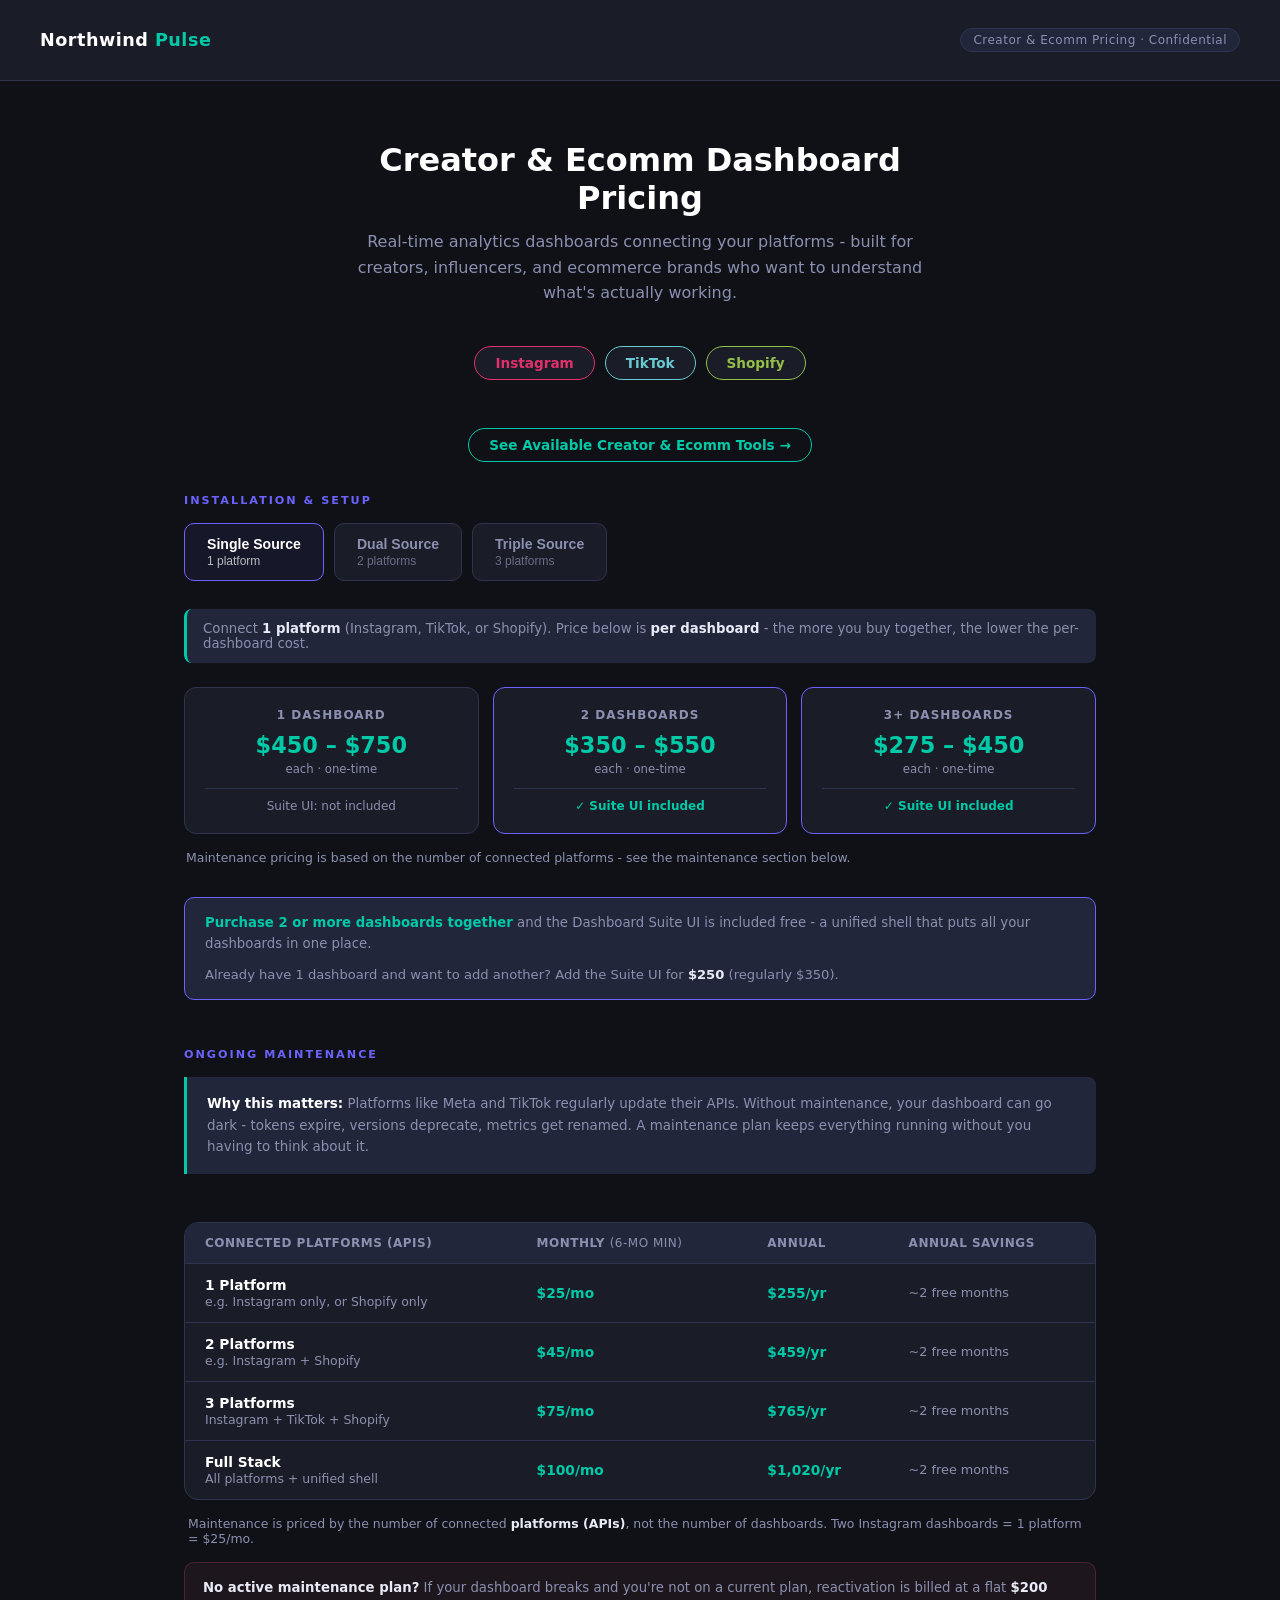
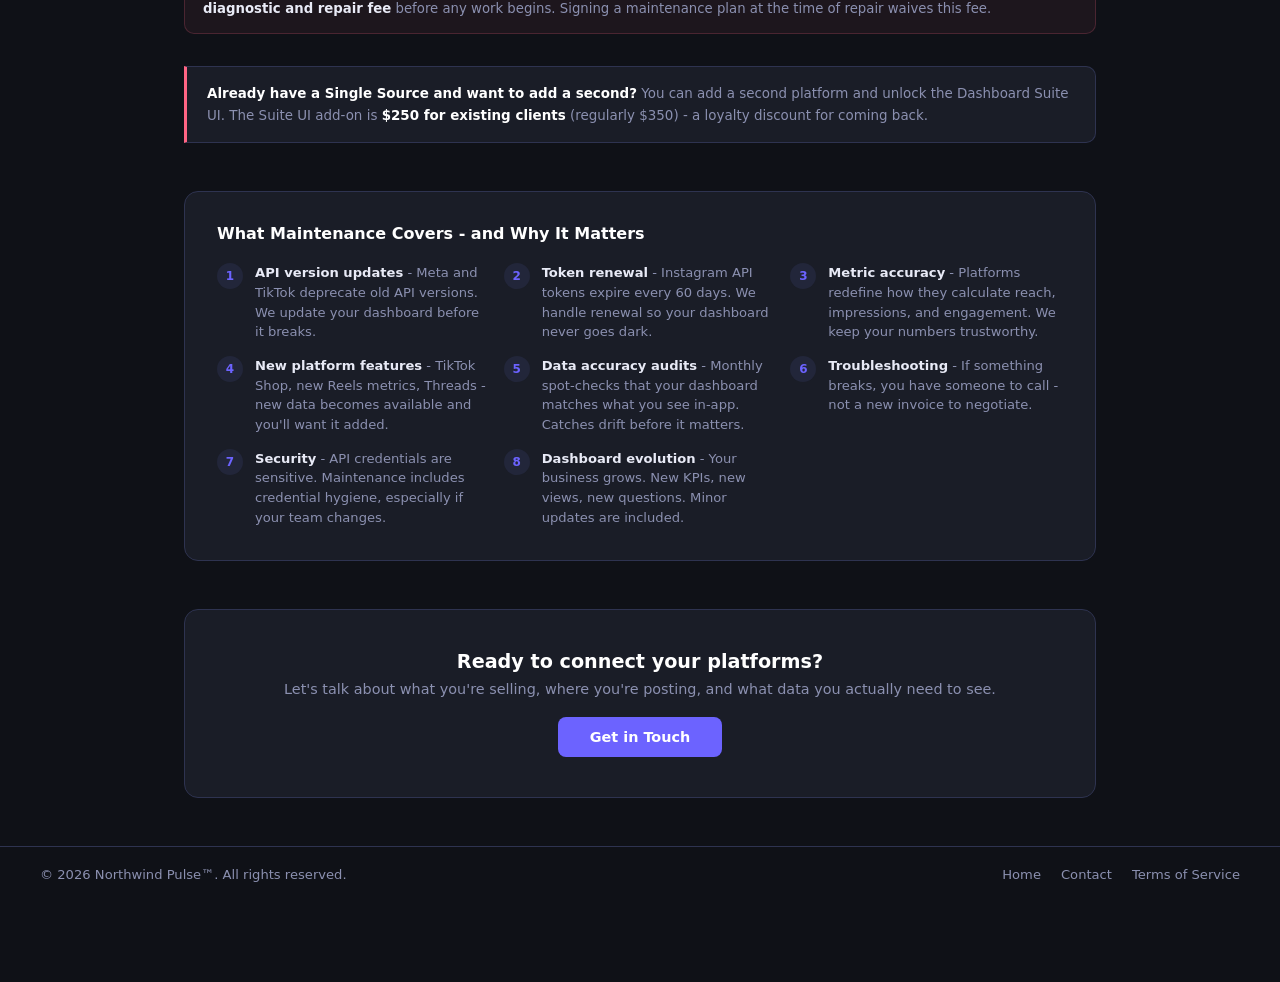
<file: pricing.html>
<!--
  Copyright © 2026 Northwind Pulse™. All rights reserved.
  Unauthorized copying, reverse engineering, redistribution,
  or reproduction of this software is strictly prohibited.
  https://northwind-pulse.com/terms.html
-->
<!DOCTYPE html>
<html lang="en">
<head>
  <meta charset="UTF-8" />
  <meta name="viewport" content="width=device-width, initial-scale=1.0" />
  <title>Creator &amp; Ecomm Dashboard Pricing - Northwind Pulse™</title>
  <style>
    :root {
      --bg: #0f1117; --surface: #1a1d27; --surface2: #22263a; --border: #2e3350;
      --accent: #6c63ff; --accent2: #00c9a7; --accent3: #ff6584;
      --text: #e8eaf6; --muted: #8b90b0; --white: #ffffff;
    }
    * { box-sizing: border-box; margin: 0; padding: 0; }
    body { background: var(--bg); color: var(--text); font-family: 'Segoe UI', system-ui, sans-serif; min-height: 100vh; padding: 0 0 80px; }
    header { background: var(--surface); border-bottom: 1px solid var(--border); padding: 28px 40px; display: flex; align-items: center; justify-content: space-between; }
    .logo { font-size: 1.1rem; font-weight: 700; color: var(--white); letter-spacing: 0.5px; }
    .logo span { color: var(--accent2); }
    .badge { background: var(--surface2); border: 1px solid var(--border); color: var(--muted); font-size: 0.75rem; padding: 4px 12px; border-radius: 20px; letter-spacing: 0.5px; }
    .hero { text-align: center; padding: 60px 40px 40px; max-width: 700px; margin: 0 auto; }
    .hero h1 { font-size: 2rem; font-weight: 700; color: var(--white); margin-bottom: 12px; }
    .hero p { color: var(--muted); font-size: 1rem; line-height: 1.6; }
    .container { max-width: 960px; margin: 0 auto; padding: 0 24px; }
    .section-label { font-size: 0.7rem; font-weight: 700; letter-spacing: 2px; text-transform: uppercase; color: var(--accent); margin-bottom: 16px; }
    .platforms { display: flex; gap: 10px; justify-content: center; margin-bottom: 48px; flex-wrap: wrap; }
    .pill { background: var(--surface); border: 1px solid var(--border); border-radius: 24px; padding: 8px 20px; font-size: 0.85rem; color: var(--text); font-weight: 600; }
    .pill.ig { border-color: #e1306c; color: #e1306c; }
    .pill.tt { border-color: #69c9d0; color: #69c9d0; }
    .pill.sh { border-color: #96bf48; color: #96bf48; }
    .tiers { display: grid; grid-template-columns: repeat(auto-fit, minmax(210px, 1fr)); gap: 16px; margin-bottom: 16px; }
    .tier { background: var(--surface); border: 1px solid var(--border); border-radius: 14px; padding: 24px; position: relative; transition: border-color 0.2s; }
    .tier:hover { border-color: var(--accent); }
    .tier.featured { border-color: var(--accent); }
    .tier-tag { position: absolute; top: -12px; left: 20px; background: var(--accent); color: var(--white); font-size: 0.68rem; font-weight: 700; letter-spacing: 1px; padding: 3px 10px; border-radius: 20px; text-transform: uppercase; }
    .tier h3 { font-size: 0.95rem; font-weight: 700; color: var(--white); margin-bottom: 4px; }
    .tier .platforms-line { font-size: 0.75rem; color: var(--muted); margin-bottom: 12px; }
    .tier .price { font-size: 1.5rem; font-weight: 800; color: var(--accent2); margin-bottom: 2px; }
    .tier .price-note { font-size: 0.78rem; color: var(--muted); margin-bottom: 14px; }
    .tier ul { list-style: none; }
    .tier ul li { font-size: 0.8rem; color: var(--text); padding: 5px 0; border-top: 1px solid var(--border); display: flex; align-items: flex-start; gap: 7px; }
    .tier ul li::before { content: "✓"; color: var(--accent2); font-weight: 700; flex-shrink: 0; }
    .suite-note { background: var(--surface2); border: 1px solid var(--accent); border-radius: 10px; padding: 14px 20px; font-size: 0.83rem; color: var(--muted); margin-bottom: 48px; line-height: 1.6; }
    .suite-note strong { color: var(--accent2); }
    .table-wrap { background: var(--surface); border: 1px solid var(--border); border-radius: 14px; overflow: hidden; margin-bottom: 16px; }
    table { width: 100%; border-collapse: collapse; }
    thead { background: var(--surface2); }
    th { text-align: left; padding: 13px 20px; font-size: 0.75rem; font-weight: 700; letter-spacing: 0.5px; color: var(--muted); text-transform: uppercase; }
    td { padding: 13px 20px; font-size: 0.86rem; border-top: 1px solid var(--border); color: var(--text); }
    td strong { color: var(--white); }
    td.green { color: var(--accent2); font-weight: 700; }
    td.save { color: var(--muted); font-size: 0.8rem; }
    tr:hover td { background: var(--surface2); }
    .upgrade-box { background: var(--surface); border: 1px solid var(--border); border-left: 3px solid var(--accent3); border-radius: 0 10px 10px 0; padding: 16px 20px; font-size: 0.84rem; color: var(--muted); line-height: 1.6; margin-bottom: 48px; }
    .upgrade-box strong { color: var(--white); }
    .reasons { background: var(--surface); border: 1px solid var(--border); border-radius: 14px; padding: 32px; margin-bottom: 48px; }
    .reasons h3 { font-size: 1rem; font-weight: 700; color: var(--white); margin-bottom: 20px; }
    .reason-grid { display: grid; grid-template-columns: repeat(auto-fit, minmax(260px, 1fr)); gap: 14px; }
    .reason { display: flex; gap: 12px; align-items: flex-start; }
    .reason-num { background: var(--surface2); color: var(--accent); font-size: 0.75rem; font-weight: 800; width: 26px; height: 26px; border-radius: 50%; display: flex; align-items: center; justify-content: center; flex-shrink: 0; }
    .reason p { font-size: 0.82rem; color: var(--muted); line-height: 1.5; }
    .reason p strong { color: var(--text); }
    .note { background: var(--surface2); border-left: 3px solid var(--accent2); padding: 16px 20px; border-radius: 0 8px 8px 0; font-size: 0.84rem; color: var(--muted); line-height: 1.6; margin-bottom: 48px; }
    .note strong { color: var(--white); }
    .cta { text-align: center; padding: 40px; background: var(--surface); border: 1px solid var(--border); border-radius: 14px; }
    .cta h3 { font-size: 1.2rem; font-weight: 700; color: var(--white); margin-bottom: 8px; }
    .cta p { color: var(--muted); font-size: 0.9rem; margin-bottom: 20px; }
    .cta a { display: inline-block; background: var(--accent); color: var(--white); padding: 12px 32px; border-radius: 8px; text-decoration: none; font-weight: 700; font-size: 0.9rem; transition: opacity 0.2s; }
    .cta a:hover { opacity: 0.85; }
    .divider { margin: 48px 0 32px; }
    .src-btn { background: var(--surface); border: 1px solid var(--border); border-radius: 10px; padding: 12px 22px; color: var(--muted); font-size: 0.88rem; font-weight: 700; cursor: pointer; transition: all 0.2s; display: flex; flex-direction: column; gap: 2px; }
    .src-btn:hover { border-color: var(--accent); color: var(--text); }
    .src-btn.src-active { border-color: var(--accent); background: rgba(108,99,255,0.08); color: var(--white); }
    .src-card { background: var(--surface); border: 1px solid var(--border); border-radius: 12px; padding: 20px; text-align: center; transition: border-color 0.2s; }
    .src-card-featured { border-color: var(--accent); }
    .src-card-label { font-size: 0.75rem; font-weight: 700; letter-spacing: 1px; text-transform: uppercase; color: var(--muted); margin-bottom: 10px; }
    .src-card-price { font-size: 1.4rem; font-weight: 800; color: var(--accent2); margin-bottom: 4px; transition: all 0.2s; }
    .src-card-note { font-size: 0.73rem; color: var(--muted); margin-bottom: 12px; }
    .src-card-suite { font-size: 0.75rem; padding-top: 10px; border-top: 1px solid var(--border); }
  </style>
  <!-- Google tag (gtag.js) -->
  <script async src="https://www.googletagmanager.com/gtag/js?id=G-W8B4PX0EFW"></script>
  <script>
    window.dataLayer = window.dataLayer || [];
    function gtag(){dataLayer.push(arguments);}
    gtag('js', new Date());
    gtag('config', 'G-W8B4PX0EFW');
  </script>
</head>
<body>

  <header>
    <div class="logo">Northwind <span>Pulse</span></div>
    <div class="badge">Creator &amp; Ecomm Pricing · Confidential</div>
  </header>

  <div class="hero">
    <h1>Creator &amp; Ecomm Dashboard Pricing</h1>
    <p>Real-time analytics dashboards connecting your platforms - built for creators, influencers, and ecommerce brands who want to understand what's actually working.</p>
  </div>

  <div class="container">

    <div style="text-align:center; margin-bottom: 32px;">
      <div class="platforms">
        <div class="pill ig">Instagram</div>
        <div class="pill tt">TikTok</div>
        <div class="pill sh">Shopify</div>
      </div>
      <div style="margin-top:14px;">
        <a href="tools.html" style="display:inline-flex;align-items:center;gap:8px;color:var(--accent2);font-size:0.85rem;font-weight:600;text-decoration:none;border:1px solid var(--accent2);padding:8px 20px;border-radius:24px;transition:background 0.2s;" onmouseover="this.style.background='rgba(0,201,167,0.1)'" onmouseout="this.style.background='transparent'">
          See Available Creator &amp; Ecomm Tools &rarr;
        </a>
      </div>
    </div>

    <div class="section-label">Installation &amp; Setup</div>

    <div style="display:flex;gap:10px;margin-bottom:28px;flex-wrap:wrap;">
      <button onclick="selectSource('single')" id="btn-single" class="src-btn src-active">
        Single Source <span style="font-size:0.75rem;font-weight:400;opacity:0.7;">1 platform</span>
      </button>
      <button onclick="selectSource('dual')" id="btn-dual" class="src-btn">
        Dual Source <span style="font-size:0.75rem;font-weight:400;opacity:0.7;">2 platforms</span>
      </button>
      <button onclick="selectSource('triple')" id="btn-triple" class="src-btn">
        Triple Source <span style="font-size:0.75rem;font-weight:400;opacity:0.7;">3 platforms</span>
      </button>
    </div>

    <div id="source-desc" style="font-size:0.83rem;color:var(--muted);margin-bottom:24px;padding:12px 16px;background:var(--surface2);border-radius:8px;border-left:3px solid var(--accent2);">
      Connect <strong style="color:var(--text)">1 platform</strong> (Instagram, TikTok, or Shopify). Price below is <strong style="color:var(--text)">per dashboard</strong> - the more you buy together, the lower the per-dashboard cost.
    </div>

    <div style="display:grid;grid-template-columns:repeat(3,1fr);gap:14px;margin-bottom:16px;">
      <div class="src-card">
        <div class="src-card-label">1 Dashboard</div>
        <div class="src-card-price" id="price-1">$450 – $750</div>
        <div class="src-card-note">each · one-time</div>
        <div class="src-card-suite" id="suite-1" style="color:var(--muted);">Suite UI: not included</div>
      </div>
      <div class="src-card src-card-featured">
        <div class="src-card-label">2 Dashboards</div>
        <div class="src-card-price" id="price-2">$350 – $550</div>
        <div class="src-card-note">each · one-time</div>
        <div class="src-card-suite" id="suite-2" style="color:var(--accent2);font-weight:700;">✓ Suite UI included</div>
      </div>
      <div class="src-card src-card-featured">
        <div class="src-card-label">3+ Dashboards</div>
        <div class="src-card-price" id="price-3">$275 – $450</div>
        <div class="src-card-note">each · one-time</div>
        <div class="src-card-suite" id="suite-3" style="color:var(--accent2);font-weight:700;">✓ Suite UI included</div>
      </div>
    </div>

    <div style="font-size:0.78rem;color:var(--muted);margin-bottom:32px;padding:0 2px;">
      Maintenance pricing is based on the number of connected platforms - see the maintenance section below.
    </div>

    <div class="suite-note">
      <strong>Purchase 2 or more dashboards together</strong> and the Dashboard Suite UI is included free - a unified shell that puts all your dashboards in one place.
      <span style="display:block;margin-top:10px;color:var(--muted);font-size:0.82rem;">Already have 1 dashboard and want to add another? Add the Suite UI for <strong style="color:var(--text)">$250</strong> (regularly $350).</span>
    </div>

    <div class="section-label">Ongoing Maintenance</div>
    <div class="note">
      <strong>Why this matters:</strong> Platforms like Meta and TikTok regularly update their APIs. Without maintenance, your dashboard can go dark - tokens expire, versions deprecate, metrics get renamed. A maintenance plan keeps everything running without you having to think about it.
    </div>

    <div class="table-wrap">
      <table>
        <thead>
          <tr>
            <th>Connected Platforms (APIs)</th>
            <th>Monthly <span style="font-weight:400;color:var(--muted)">(6-mo min)</span></th>
            <th>Annual</th>
            <th>Annual Savings</th>
          </tr>
        </thead>
        <tbody>
          <tr>
            <td><strong>1 Platform</strong><br><span style="color:var(--muted);font-size:0.78rem">e.g. Instagram only, or Shopify only</span></td>
            <td class="green">$25/mo</td><td class="green">$255/yr</td><td class="save">~2 free months</td>
          </tr>
          <tr>
            <td><strong>2 Platforms</strong><br><span style="color:var(--muted);font-size:0.78rem">e.g. Instagram + Shopify</span></td>
            <td class="green">$45/mo</td><td class="green">$459/yr</td><td class="save">~2 free months</td>
          </tr>
          <tr>
            <td><strong>3 Platforms</strong><br><span style="color:var(--muted);font-size:0.78rem">Instagram + TikTok + Shopify</span></td>
            <td class="green">$75/mo</td><td class="green">$765/yr</td><td class="save">~2 free months</td>
          </tr>
          <tr>
            <td><strong>Full Stack</strong><br><span style="color:var(--muted);font-size:0.78rem">All platforms + unified shell</span></td>
            <td class="green">$100/mo</td><td class="green">$1,020/yr</td><td class="save">~2 free months</td>
          </tr>
        </tbody>
      </table>
    </div>
    <div style="font-size:0.78rem;color:var(--muted);margin-bottom:16px;padding: 0 4px;">Maintenance is priced by the number of connected <strong style="color:var(--text)">platforms (APIs)</strong>, not the number of dashboards. Two Instagram dashboards = 1 platform = $25/mo.</div>

    <div style="background:rgba(255,101,132,.06);border:1px solid rgba(255,101,132,.2);border-radius:10px;padding:14px 18px;margin-bottom:32px;font-size:0.83rem;line-height:1.6;">
      <strong style="color:var(--text);">No active maintenance plan?</strong>
      <span style="color:var(--muted);"> If your dashboard breaks and you're not on a current plan, reactivation is billed at a flat </span>
      <strong style="color:var(--text);">$200 diagnostic and repair fee</strong>
      <span style="color:var(--muted);"> before any work begins. Signing a maintenance plan at the time of repair waives this fee.</span>
    </div>

    <div class="upgrade-box">
      <strong>Already have a Single Source and want to add a second?</strong> You can add a second platform and unlock the Dashboard Suite UI. The Suite UI add-on is <strong>$250 for existing clients</strong> (regularly $350) - a loyalty discount for coming back.
    </div>

    <div class="reasons">
      <h3>What Maintenance Covers - and Why It Matters</h3>
      <div class="reason-grid">
        <div class="reason"><div class="reason-num">1</div><p><strong>API version updates</strong> - Meta and TikTok deprecate old API versions. We update your dashboard before it breaks.</p></div>
        <div class="reason"><div class="reason-num">2</div><p><strong>Token renewal</strong> - Instagram API tokens expire every 60 days. We handle renewal so your dashboard never goes dark.</p></div>
        <div class="reason"><div class="reason-num">3</div><p><strong>Metric accuracy</strong> - Platforms redefine how they calculate reach, impressions, and engagement. We keep your numbers trustworthy.</p></div>
        <div class="reason"><div class="reason-num">4</div><p><strong>New platform features</strong> - TikTok Shop, new Reels metrics, Threads - new data becomes available and you'll want it added.</p></div>
        <div class="reason"><div class="reason-num">5</div><p><strong>Data accuracy audits</strong> - Monthly spot-checks that your dashboard matches what you see in-app. Catches drift before it matters.</p></div>
        <div class="reason"><div class="reason-num">6</div><p><strong>Troubleshooting</strong> - If something breaks, you have someone to call - not a new invoice to negotiate.</p></div>
        <div class="reason"><div class="reason-num">7</div><p><strong>Security</strong> - API credentials are sensitive. Maintenance includes credential hygiene, especially if your team changes.</p></div>
        <div class="reason"><div class="reason-num">8</div><p><strong>Dashboard evolution</strong> - Your business grows. New KPIs, new views, new questions. Minor updates are included.</p></div>
      </div>
    </div>

    <div class="cta">
      <h3>Ready to connect your platforms?</h3>
      <p>Let's talk about what you're selling, where you're posting, and what data you actually need to see.</p>
      <a href="contact.html">Get in Touch</a>
    </div>

  </div>

  <footer style="border-top:1px solid var(--border);margin-top:48px;padding:20px 40px;display:flex;align-items:center;justify-content:space-between;font-size:0.82rem;color:var(--muted);flex-wrap:wrap;gap:12px;">
    <span>&copy; <span id="year"></span> Northwind Pulse™. All rights reserved.</span>
    <div style="display:flex;gap:20px;">
      <a href="index.html" style="color:var(--muted);text-decoration:none;">Home</a>
      <a href="contact.html" style="color:var(--muted);text-decoration:none;">Contact</a>
      <a href="terms.html" style="color:var(--muted);text-decoration:none;">Terms of Service</a>
    </div>
  </footer>

<script>
  document.getElementById('year').textContent = new Date().getFullYear();
</script>

<script>
const pricing = {
  single: {
    desc: 'Connect <strong style="color:var(--text)">1 platform</strong> (Instagram, TikTok, or Shopify). Price below is <strong style="color:var(--text)">per dashboard</strong> - the more you buy together, the lower the per-dashboard cost.',
    p1: '$450 – $750', p2: '$350 – $550', p3: '$275 – $450'
  },
  dual: {
    desc: 'Connect <strong style="color:var(--text)">2 platforms</strong> (e.g. Instagram + Shopify). Each "dashboard" here includes data from both platforms. Price is <strong style="color:var(--text)">per dashboard</strong>.',
    p1: '$750 – $1,200', p2: '$550 – $900', p3: '$450 – $700'
  },
  triple: {
    desc: 'Connect <strong style="color:var(--text)">all 3 platforms</strong> (Instagram, TikTok, and Shopify). Each dashboard pulls from all three. Price is <strong style="color:var(--text)">per dashboard</strong>.',
    p1: '$1,500 – $2,200', p2: '$1,100 – $1,700', p3: '$900 – $1,300'
  }
};

function selectSource(src) {
  ['single','dual','triple'].forEach(s => {
    document.getElementById('btn-' + s).classList.toggle('src-active', s === src);
  });
  const d = pricing[src];
  document.getElementById('source-desc').innerHTML = d.desc;
  document.getElementById('price-1').textContent = d.p1;
  document.getElementById('price-2').textContent = d.p2;
  document.getElementById('price-3').textContent = d.p3;
}
</script>
</body>
</html>
</file>
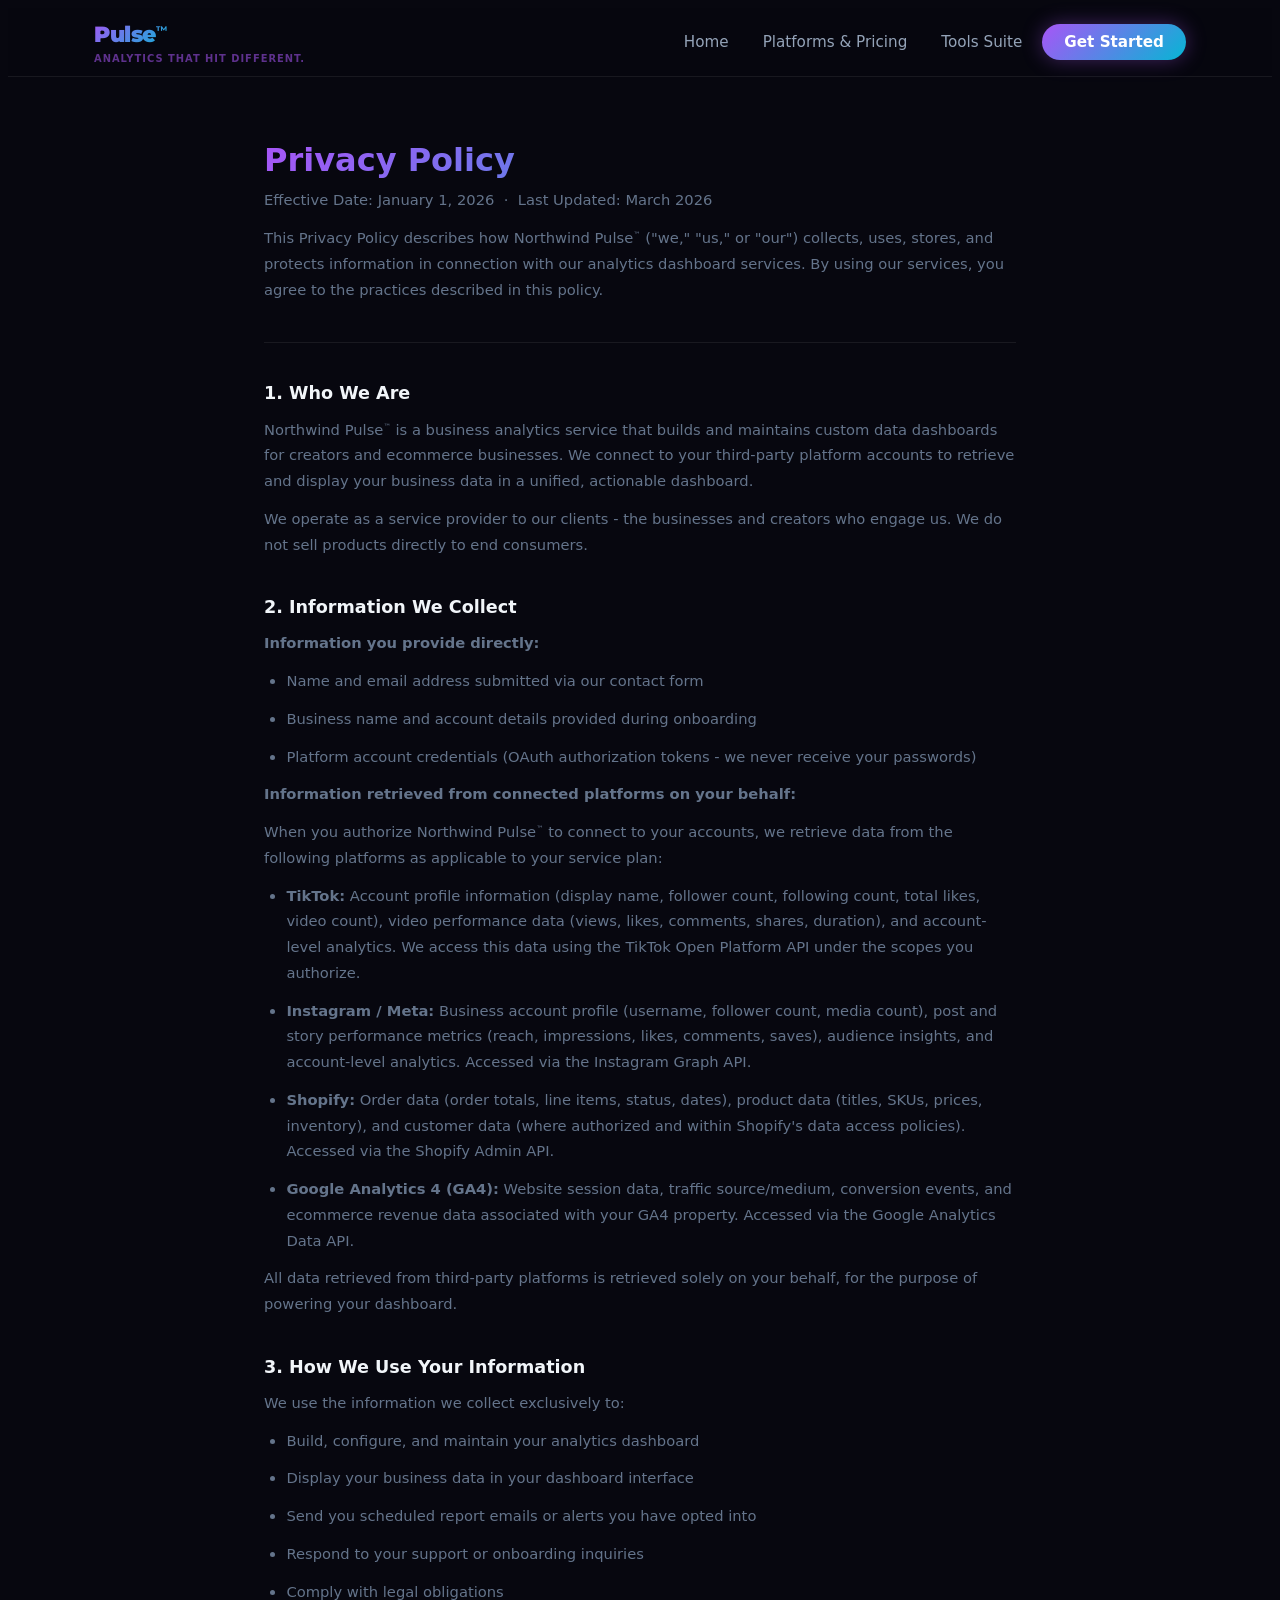
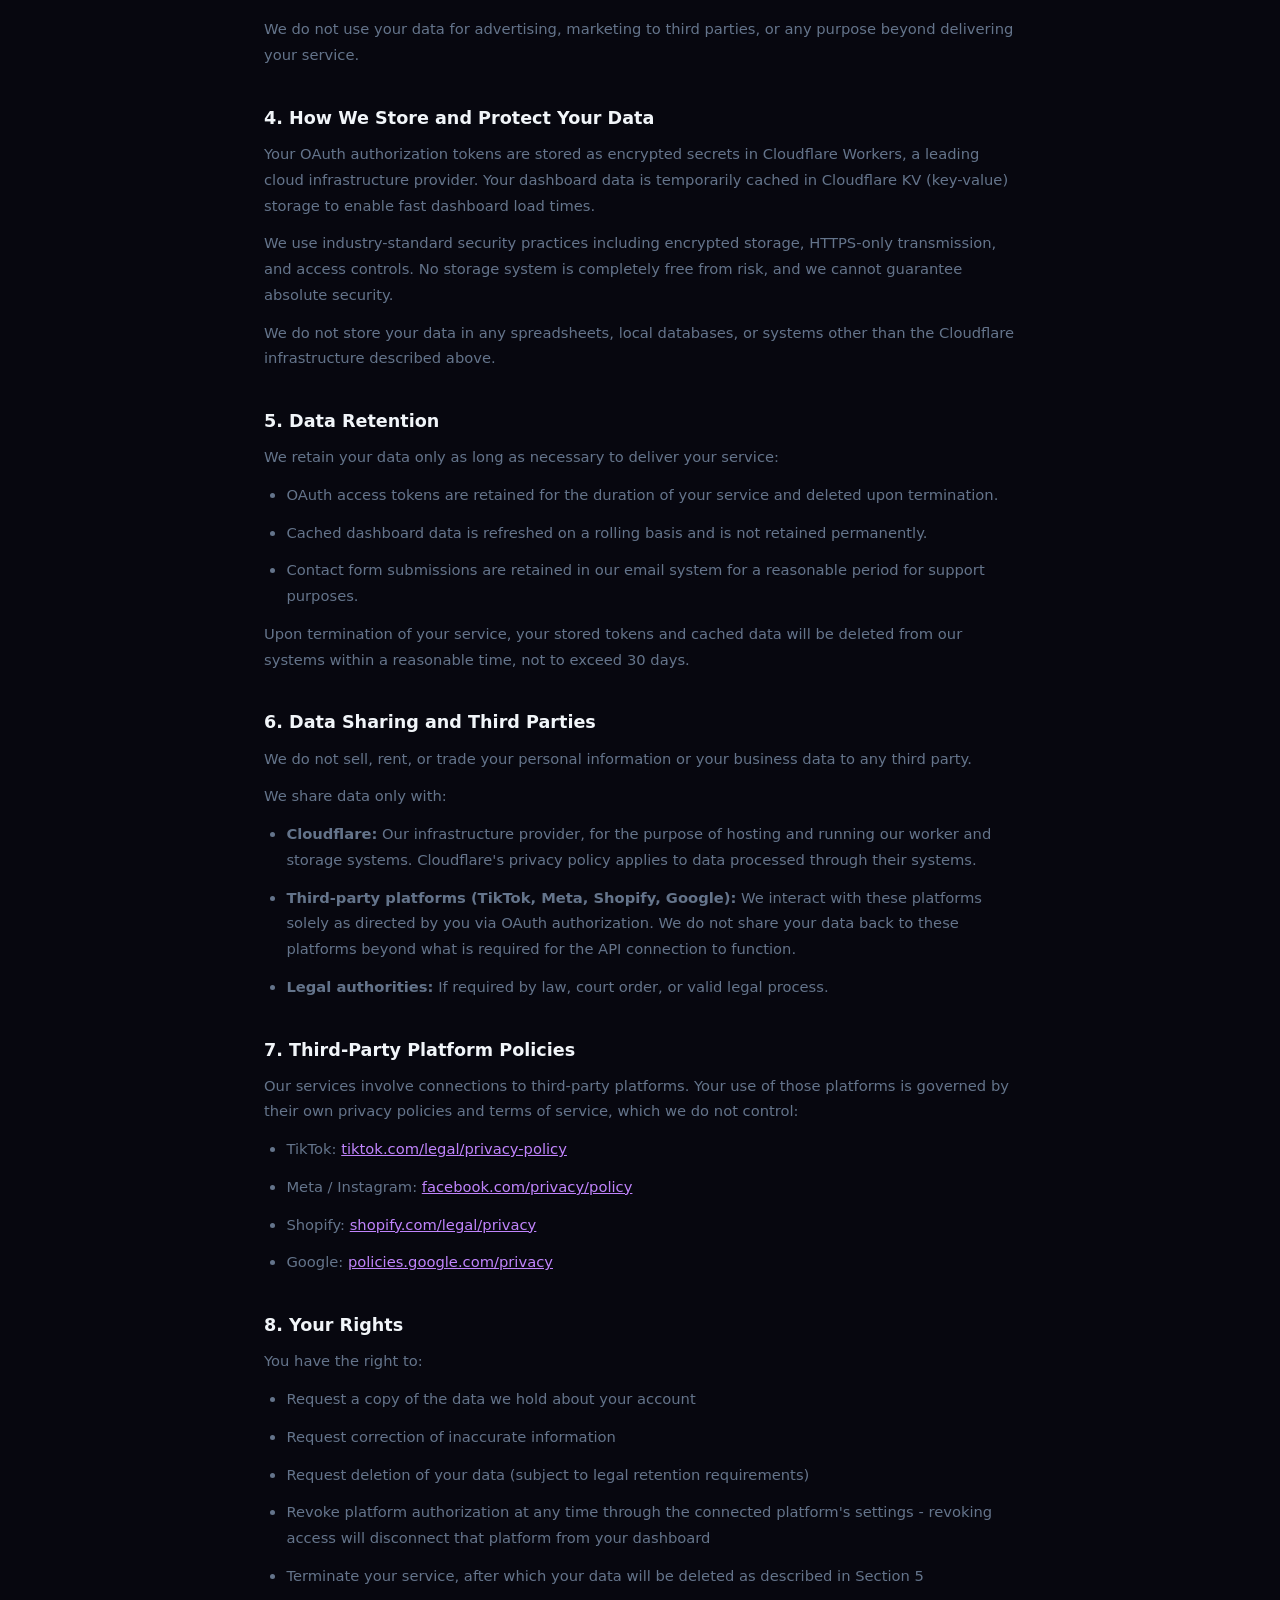
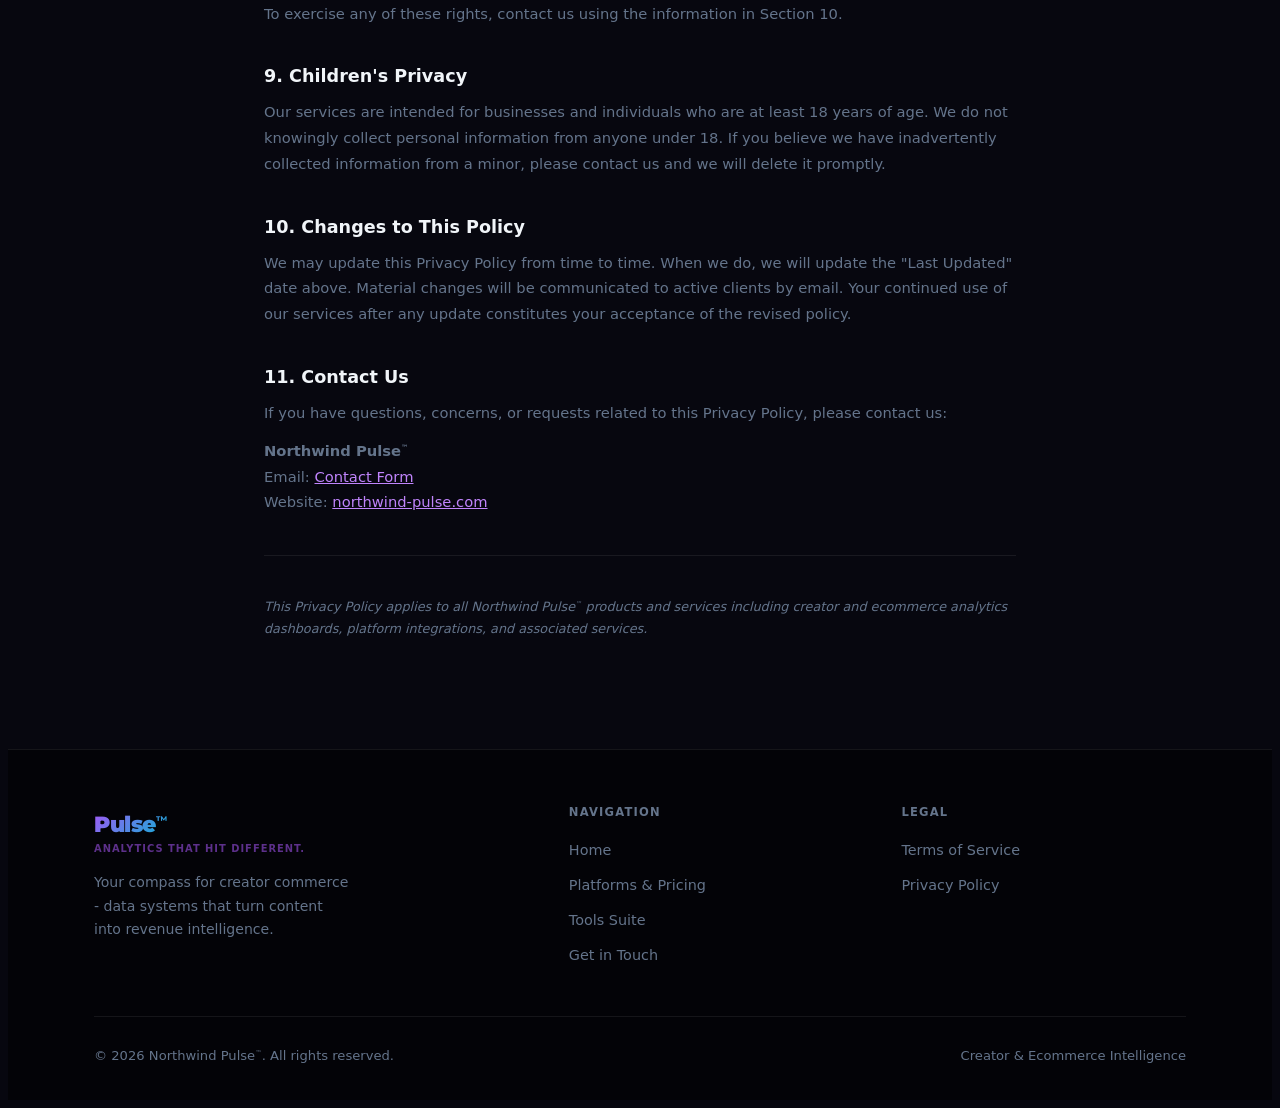
<file: privacy.html>
<!--
  Copyright © 2026 Northwind Pulse™. All rights reserved.
  Unauthorized copying, reverse engineering, redistribution,
  or reproduction of this software is strictly prohibited.
  https://northwind-pulse.com/privacy.html
-->
<!DOCTYPE html>
<html lang="en">
<head>
  <meta charset="UTF-8" />
  <meta name="viewport" content="width=device-width, initial-scale=1.0" />
  <title>Privacy Policy - Northwind Pulse™</title>
  <meta name="description" content="Privacy Policy for Northwind Pulse™ creator and ecommerce analytics dashboards." />
  <link rel="stylesheet" href="styles.css" />
  <style>
    .terms-wrap {
      max-width: 800px;
      margin: 0 auto;
      padding: 64px 24px 96px;
    }
    .terms-wrap h1 {
      font-size: 2rem;
      font-weight: 800;
      margin-bottom: 8px;
      background: var(--cr-gradient);
      -webkit-background-clip: text;
      -webkit-text-fill-color: transparent;
      background-clip: text;
    }
    .terms-meta {
      font-size: 0.82rem;
      color: var(--cr-text-dim);
      margin-bottom: 48px;
    }
    .terms-wrap h2 {
      font-size: 1.1rem;
      font-weight: 700;
      margin: 40px 0 12px;
      color: var(--cr-text);
    }
    .terms-wrap p, .terms-wrap li {
      font-size: 0.92rem;
      line-height: 1.75;
      color: var(--cr-text-dim);
      margin-bottom: 12px;
    }
    .terms-wrap ul {
      padding-left: 1.4rem;
      margin-bottom: 12px;
    }
    .terms-wrap a {
      color: var(--cr-purple-light);
      text-decoration: underline;
    }
    .terms-divider {
      border: none;
      border-top: 1px solid var(--cr-border);
      margin: 40px 0;
    }
  </style>
  <!-- Google tag (gtag.js) -->
  <script async src="https://www.googletagmanager.com/gtag/js?id=G-W8B4PX0EFW"></script>
  <script>
    window.dataLayer = window.dataLayer || [];
    function gtag(){dataLayer.push(arguments);}
    gtag('js', new Date());
    gtag('config', 'G-W8B4PX0EFW');
  </script>
</head>
<body class="creator-page">

  <!-- ============ NAVIGATION ============ -->
  <nav class="cr-navbar">
    <div class="cr-container">
      <div class="cr-nav-inner">
        <a href="index.html" class="cr-nav-logo">
          <span class="cr-nav-logo-text">Pulse<sup style="font-size:0.5em;vertical-align:super;">™</sup></span><span class="cr-nav-logo-sub">Analytics that hit different.</span>
        </a>
        <button class="cr-nav-toggle" aria-label="Toggle menu" onclick="document.getElementById('crNav').classList.toggle('open')">
          <span></span><span></span><span></span>
        </button>
        <ul class="cr-nav-links" id="crNav">
          <li><a href="index.html">Home</a></li>
          <li><a href="services.html">Platforms &amp; Pricing</a></li>
          <li><a href="tools-suite.html">Tools Suite</a></li>
          <li><a href="contact.html" class="cr-nav-cta">Get Started</a></li>
        </ul>
      </div>
    </div>
  </nav>

  <!-- ============ PRIVACY CONTENT ============ -->
  <main class="terms-wrap">

    <h1>Privacy Policy</h1>
    <p class="terms-meta">Effective Date: January 1, 2026 &nbsp;·&nbsp; Last Updated: March 2026</p>

    <p>This Privacy Policy describes how Northwind Pulse<sup style="font-size:0.5em;vertical-align:super;">™</sup> ("we," "us," or "our") collects, uses, stores, and protects information in connection with our analytics dashboard services. By using our services, you agree to the practices described in this policy.</p>

    <hr class="terms-divider" />

    <h2>1. Who We Are</h2>
    <p>Northwind Pulse<sup style="font-size:0.5em;vertical-align:super;">™</sup> is a business analytics service that builds and maintains custom data dashboards for creators and ecommerce businesses. We connect to your third-party platform accounts to retrieve and display your business data in a unified, actionable dashboard.</p>
    <p>We operate as a service provider to our clients - the businesses and creators who engage us. We do not sell products directly to end consumers.</p>

    <h2>2. Information We Collect</h2>

    <p><strong>Information you provide directly:</strong></p>
    <ul>
      <li>Name and email address submitted via our contact form</li>
      <li>Business name and account details provided during onboarding</li>
      <li>Platform account credentials (OAuth authorization tokens - we never receive your passwords)</li>
    </ul>

    <p><strong>Information retrieved from connected platforms on your behalf:</strong></p>
    <p>When you authorize Northwind Pulse<sup style="font-size:0.5em;vertical-align:super;">™</sup> to connect to your accounts, we retrieve data from the following platforms as applicable to your service plan:</p>
    <ul>
      <li><strong>TikTok:</strong> Account profile information (display name, follower count, following count, total likes, video count), video performance data (views, likes, comments, shares, duration), and account-level analytics. We access this data using the TikTok Open Platform API under the scopes you authorize.</li>
      <li><strong>Instagram / Meta:</strong> Business account profile (username, follower count, media count), post and story performance metrics (reach, impressions, likes, comments, saves), audience insights, and account-level analytics. Accessed via the Instagram Graph API.</li>
      <li><strong>Shopify:</strong> Order data (order totals, line items, status, dates), product data (titles, SKUs, prices, inventory), and customer data (where authorized and within Shopify's data access policies). Accessed via the Shopify Admin API.</li>
      <li><strong>Google Analytics 4 (GA4):</strong> Website session data, traffic source/medium, conversion events, and ecommerce revenue data associated with your GA4 property. Accessed via the Google Analytics Data API.</li>
    </ul>

    <p>All data retrieved from third-party platforms is retrieved solely on your behalf, for the purpose of powering your dashboard.</p>

    <h2>3. How We Use Your Information</h2>
    <p>We use the information we collect exclusively to:</p>
    <ul>
      <li>Build, configure, and maintain your analytics dashboard</li>
      <li>Display your business data in your dashboard interface</li>
      <li>Send you scheduled report emails or alerts you have opted into</li>
      <li>Respond to your support or onboarding inquiries</li>
      <li>Comply with legal obligations</li>
    </ul>
    <p>We do not use your data for advertising, marketing to third parties, or any purpose beyond delivering your service.</p>

    <h2>4. How We Store and Protect Your Data</h2>
    <p>Your OAuth authorization tokens are stored as encrypted secrets in Cloudflare Workers, a leading cloud infrastructure provider. Your dashboard data is temporarily cached in Cloudflare KV (key-value) storage to enable fast dashboard load times.</p>
    <p>We use industry-standard security practices including encrypted storage, HTTPS-only transmission, and access controls. No storage system is completely free from risk, and we cannot guarantee absolute security.</p>
    <p>We do not store your data in any spreadsheets, local databases, or systems other than the Cloudflare infrastructure described above.</p>

    <h2>5. Data Retention</h2>
    <p>We retain your data only as long as necessary to deliver your service:</p>
    <ul>
      <li>OAuth access tokens are retained for the duration of your service and deleted upon termination.</li>
      <li>Cached dashboard data is refreshed on a rolling basis and is not retained permanently.</li>
      <li>Contact form submissions are retained in our email system for a reasonable period for support purposes.</li>
    </ul>
    <p>Upon termination of your service, your stored tokens and cached data will be deleted from our systems within a reasonable time, not to exceed 30 days.</p>

    <h2>6. Data Sharing and Third Parties</h2>
    <p>We do not sell, rent, or trade your personal information or your business data to any third party.</p>
    <p>We share data only with:</p>
    <ul>
      <li><strong>Cloudflare:</strong> Our infrastructure provider, for the purpose of hosting and running our worker and storage systems. Cloudflare's privacy policy applies to data processed through their systems.</li>
      <li><strong>Third-party platforms (TikTok, Meta, Shopify, Google):</strong> We interact with these platforms solely as directed by you via OAuth authorization. We do not share your data back to these platforms beyond what is required for the API connection to function.</li>
      <li><strong>Legal authorities:</strong> If required by law, court order, or valid legal process.</li>
    </ul>

    <h2>7. Third-Party Platform Policies</h2>
    <p>Our services involve connections to third-party platforms. Your use of those platforms is governed by their own privacy policies and terms of service, which we do not control:</p>
    <ul>
      <li>TikTok: <a href="https://www.tiktok.com/legal/page/us/privacy-policy/en" target="_blank" rel="noopener">tiktok.com/legal/privacy-policy</a></li>
      <li>Meta / Instagram: <a href="https://www.facebook.com/privacy/policy" target="_blank" rel="noopener">facebook.com/privacy/policy</a></li>
      <li>Shopify: <a href="https://www.shopify.com/legal/privacy" target="_blank" rel="noopener">shopify.com/legal/privacy</a></li>
      <li>Google: <a href="https://policies.google.com/privacy" target="_blank" rel="noopener">policies.google.com/privacy</a></li>
    </ul>

    <h2>8. Your Rights</h2>
    <p>You have the right to:</p>
    <ul>
      <li>Request a copy of the data we hold about your account</li>
      <li>Request correction of inaccurate information</li>
      <li>Request deletion of your data (subject to legal retention requirements)</li>
      <li>Revoke platform authorization at any time through the connected platform's settings - revoking access will disconnect that platform from your dashboard</li>
      <li>Terminate your service, after which your data will be deleted as described in Section 5</li>
    </ul>
    <p>To exercise any of these rights, contact us using the information in Section 10.</p>

    <h2>9. Children's Privacy</h2>
    <p>Our services are intended for businesses and individuals who are at least 18 years of age. We do not knowingly collect personal information from anyone under 18. If you believe we have inadvertently collected information from a minor, please contact us and we will delete it promptly.</p>

    <h2>10. Changes to This Policy</h2>
    <p>We may update this Privacy Policy from time to time. When we do, we will update the "Last Updated" date above. Material changes will be communicated to active clients by email. Your continued use of our services after any update constitutes your acceptance of the revised policy.</p>

    <h2>11. Contact Us</h2>
    <p>If you have questions, concerns, or requests related to this Privacy Policy, please contact us:</p>
    <p><strong>Northwind Pulse<sup style="font-size:0.5em;vertical-align:super;">™</sup></strong><br />
    Email: <a href="https://northwind-pulse.com/contact.html">Contact Form</a><br />
    Website: <a href="https://northwind-pulse.com">northwind-pulse.com</a></p>

    <hr class="terms-divider" />
    <p style="font-size:0.8rem;color:var(--cr-text-dim);font-style:italic;">This Privacy Policy applies to all Northwind Pulse<sup style="font-size:0.5em;vertical-align:super;">™</sup> products and services including creator and ecommerce analytics dashboards, platform integrations, and associated services.</p>

  </main>

  <!-- ============ FOOTER ============ -->
  <footer class="cr-footer">
    <div class="cr-container">
      <div class="cr-footer-inner">
        <div class="cr-footer-brand">
          <a href="index.html" class="cr-nav-logo">
            <span class="cr-nav-logo-text">Pulse<sup style="font-size:0.5em;vertical-align:super;">™</sup></span><span class="cr-nav-logo-sub">Analytics that hit different.</span>
          </a>
          <p>Your compass for creator commerce - data systems that turn content into revenue intelligence.</p>
        </div>
        <div class="cr-footer-col">
          <h4>Navigation</h4>
          <ul>
            <li><a href="index.html">Home</a></li>
            <li><a href="services.html">Platforms &amp; Pricing</a></li>
            <li><a href="tools-suite.html">Tools Suite</a></li>
            <li><a href="contact.html">Get in Touch</a></li>
          </ul>
        </div>
        <div class="cr-footer-col">
          <h4>Legal</h4>
          <ul>
            <li><a href="terms.html">Terms of Service</a></li>
            <li><a href="privacy.html">Privacy Policy</a></li>
          </ul>
        </div>
      </div>
      <div class="cr-footer-bottom">
        <span>&copy; <span id="year"></span> Northwind Pulse<sup style="font-size:0.5em;vertical-align:super;">™</sup>. All rights reserved.</span>
        <span>Creator &amp; Ecommerce Intelligence</span>
      </div>
    </div>
  </footer>

  <script>document.getElementById('year').textContent = new Date().getFullYear();</script>
</body>
</html>
</file>
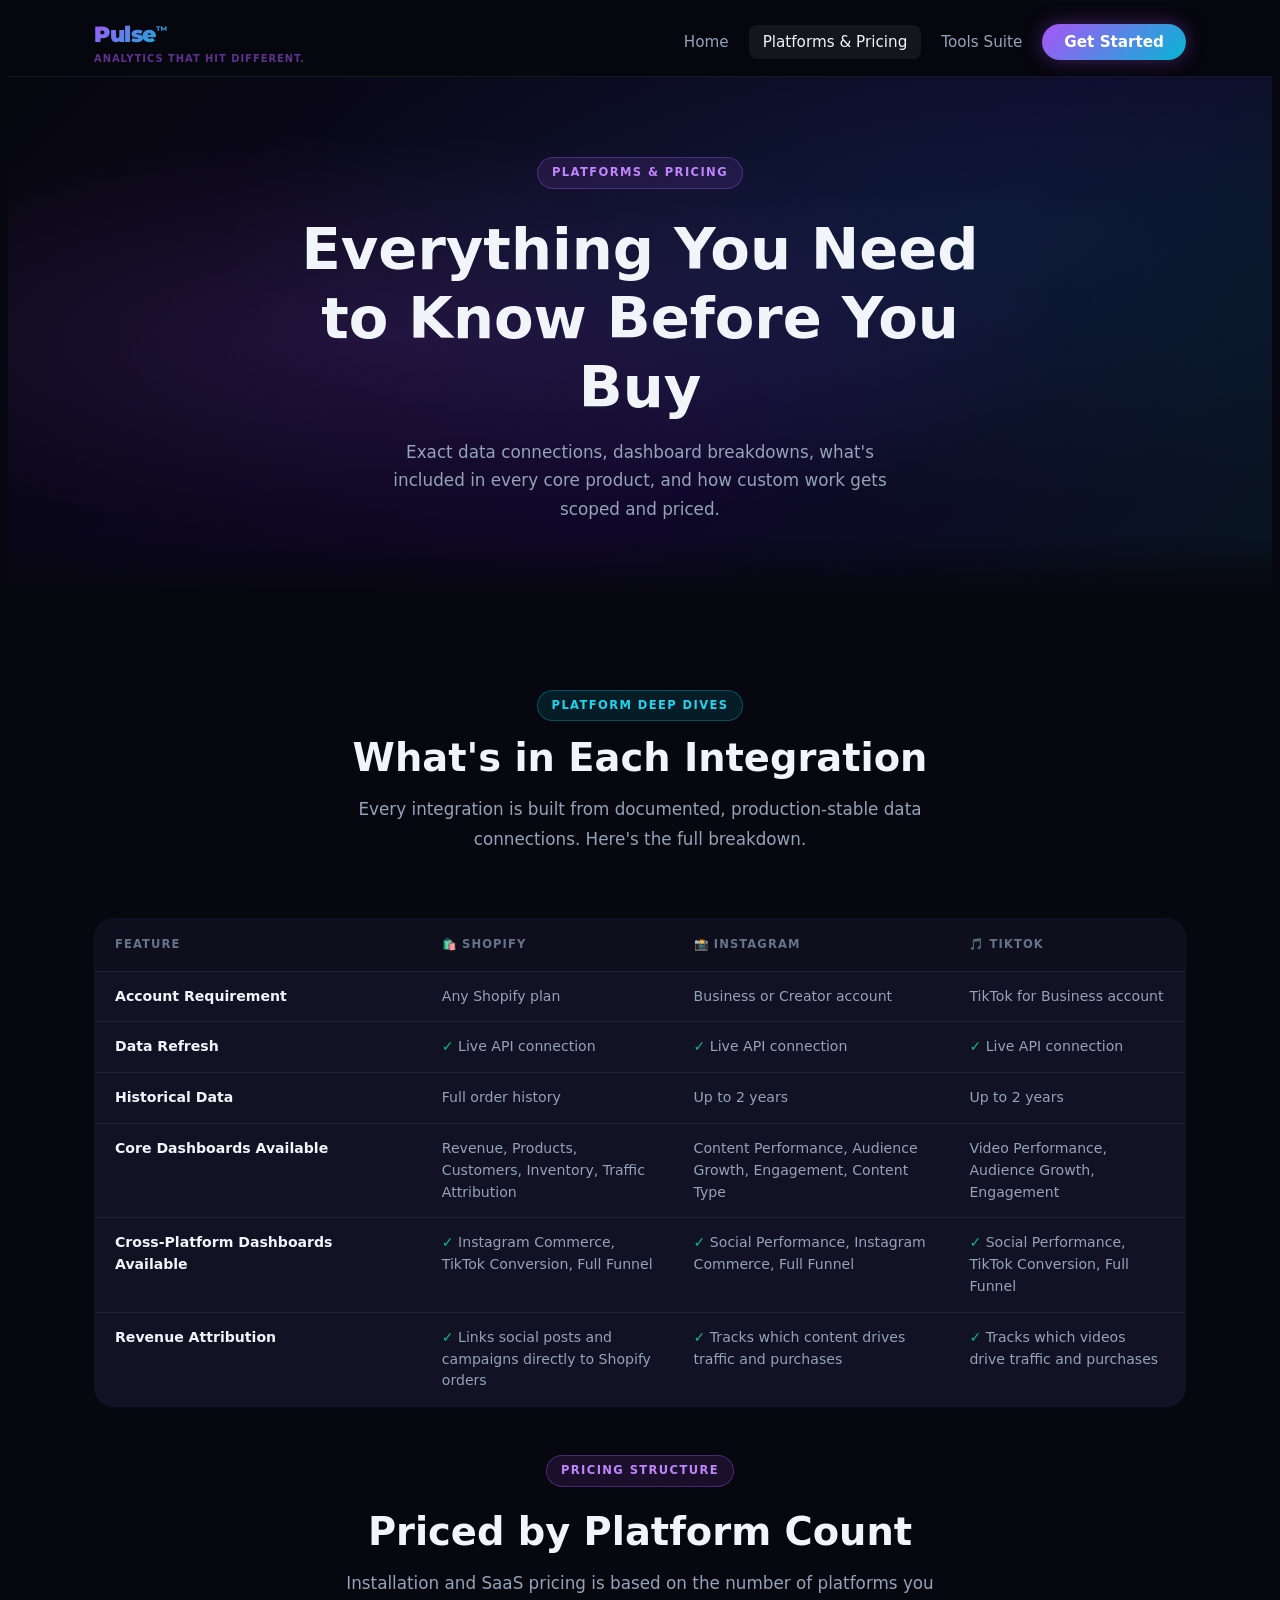
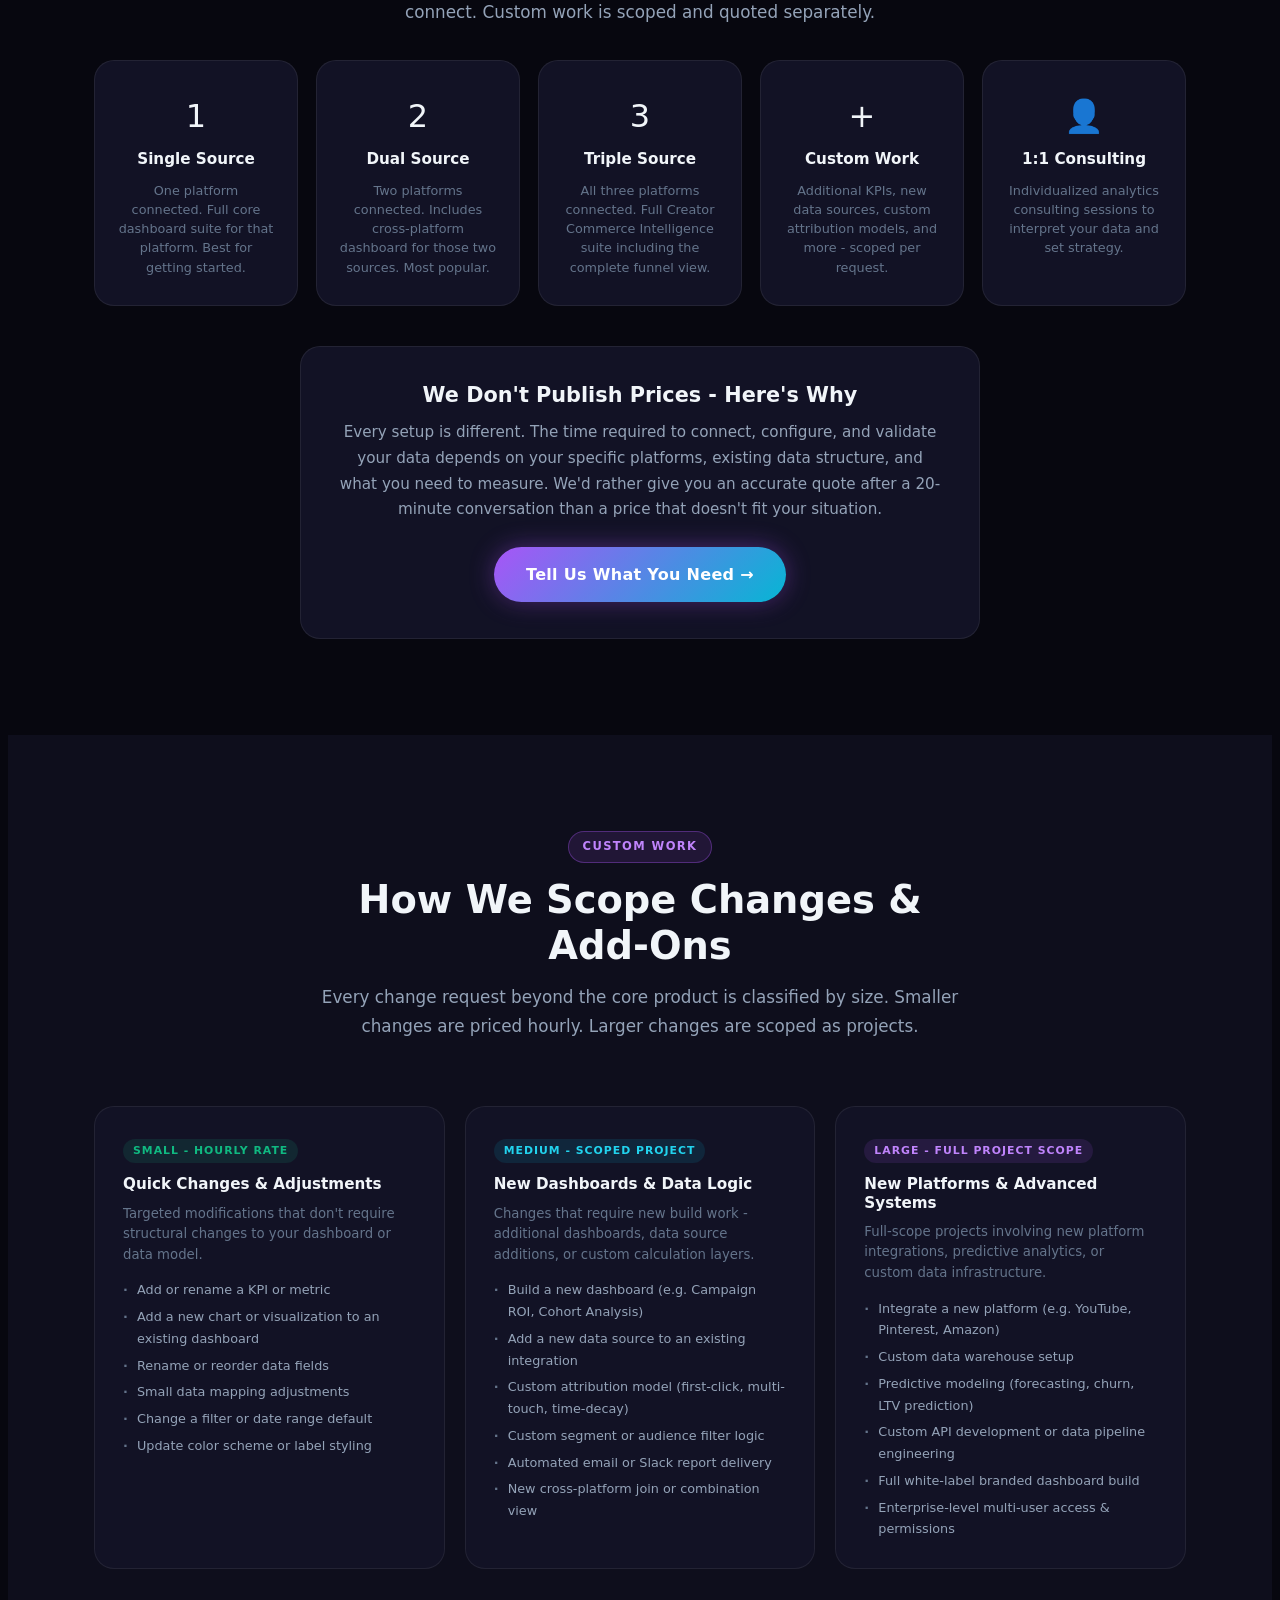
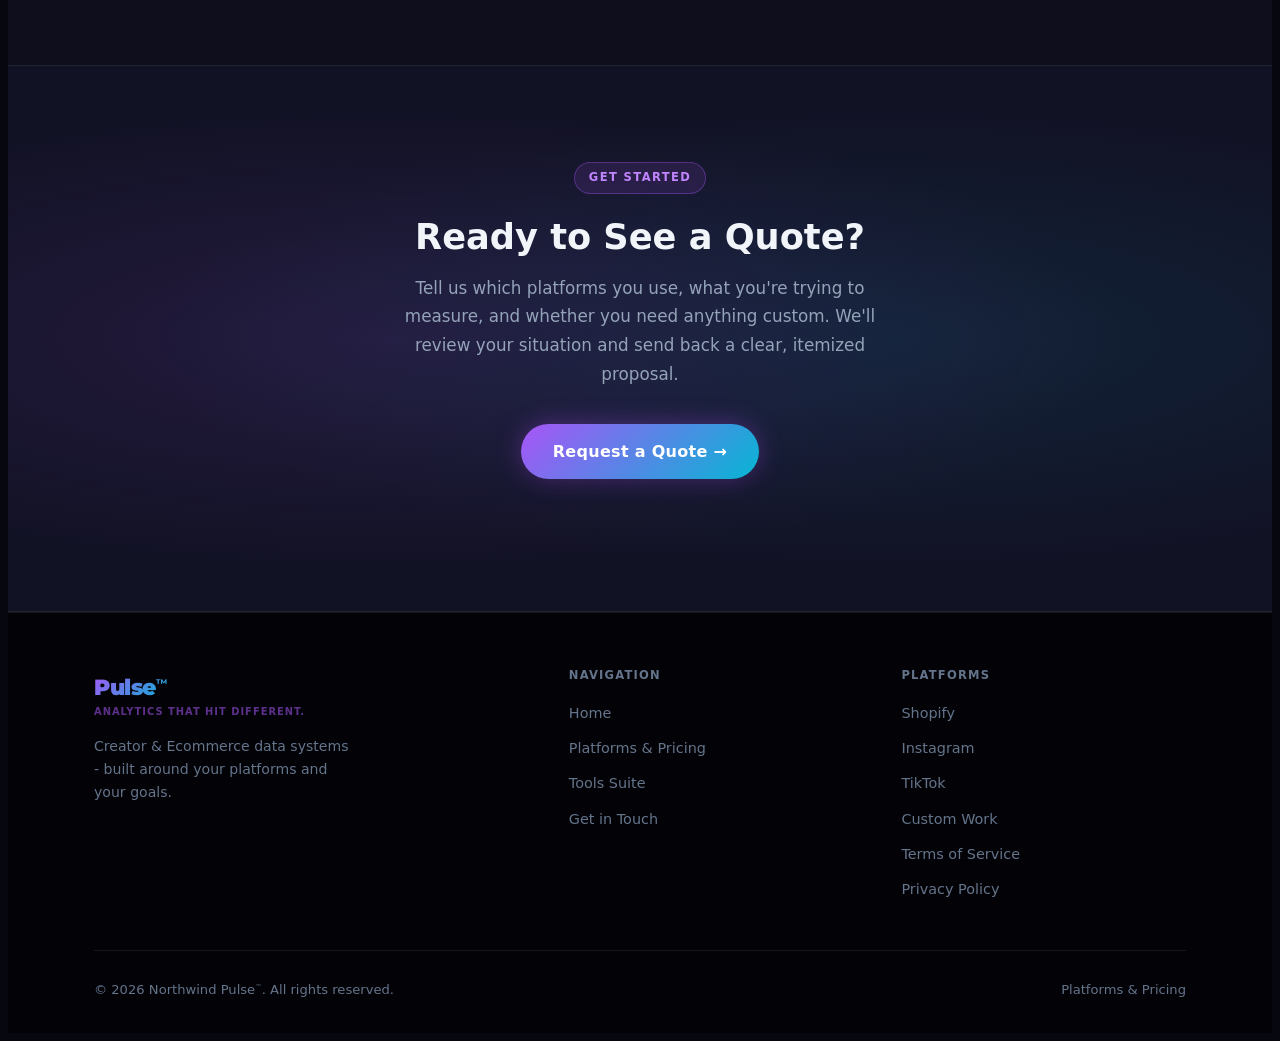
<file: services.html>
<!--
  Copyright © 2026 Northwind Pulse™. All rights reserved.
  Unauthorized copying, reverse engineering, redistribution,
  or reproduction of this software is strictly prohibited.
  https://northwind-pulse.com/terms.html
-->
<!DOCTYPE html>
<html lang="en">
<head>
  <meta charset="UTF-8" />
  <meta name="viewport" content="width=device-width, initial-scale=1.0" />
  <title>Platforms &amp; Pricing - Northwind Pulse™</title>
  <meta name="description" content="Shopify, Instagram, and TikTok dashboard integrations. Core product details, custom options, and pricing guidance." />
  <link rel="stylesheet" href="styles.css" />
  <style>
    .crs-page-hero {
      background: linear-gradient(135deg, #07070f 0%, #0f0728 60%, #071520 100%);
      padding: 80px 0 70px;
      text-align: center;
      position: relative;
      overflow: hidden;
    }
    .crs-page-hero::before {
      content: '';
      position: absolute; inset: 0;
      background:
        radial-gradient(ellipse at 30% 50%, rgba(168,85,247,.14) 0%, transparent 55%),
        radial-gradient(ellipse at 75% 30%, rgba(6,182,212,.10) 0%, transparent 55%);
      pointer-events: none;
    }
    .crs-page-hero::after {
      content: '';
      position: absolute; bottom: -1px; left: 0; right: 0; height: 60px;
      background: linear-gradient(to bottom, transparent, var(--cr-bg));
      pointer-events: none;
    }
    .crs-page-hero h1 { max-width: 680px; margin: 0 auto 16px; }
    .crs-page-hero p  { max-width: 520px; margin: 0 auto; font-size: 1.05rem; }

    .crs-compare-table {
      width: 100%;
      border-collapse: collapse;
      background: var(--cr-card);
      border: 1px solid var(--cr-border);
      border-radius: var(--cr-radius-lg);
      overflow: hidden;
      font-size: .88rem;
    }
    .crs-compare-table th {
      padding: 16px 20px;
      text-align: left;
      background: var(--cr-surface);
      border-bottom: 1px solid var(--cr-border);
      font-size: .72rem;
      letter-spacing: 1.1px;
      text-transform: uppercase;
      color: var(--cr-text-dim);
      font-weight: 700;
    }
    .crs-compare-table th:first-child { width: 30%; }
    .crs-compare-table td {
      padding: 14px 20px;
      border-bottom: 1px solid var(--cr-border);
      color: var(--cr-text-muted);
      vertical-align: top;
      line-height: 1.55;
    }
    .crs-compare-table tr:last-child td { border-bottom: none; }
    .crs-compare-table td:first-child { font-weight: 600; color: var(--cr-text); }
    .crs-compare-table .check { color: var(--cr-green); font-weight: 700; }
    .crs-compare-table .plus  { color: var(--cr-purple); font-weight: 700; }

    .crs-tier-grid {
      display: grid;
      grid-template-columns: repeat(auto-fill, minmax(200px, 1fr));
      gap: 18px;
    }
    .crs-tier-card {
      background: var(--cr-card);
      border: 1px solid var(--cr-border);
      border-radius: var(--cr-radius-lg);
      padding: 28px 22px;
      text-align: center;
      transition: all var(--cr-transition);
    }
    .crs-tier-card:hover { border-color: var(--cr-border-glow); }
    .crs-tier-num  { font-size: 2rem; margin-bottom: 4px; }
    .crs-tier-name { font-size: .95rem; font-weight: 700; color: var(--cr-text); margin-bottom: 8px; }
    .crs-tier-desc { font-size: .8rem; color: var(--cr-text-dim); line-height: 1.5; }

    .crs-change-grid {
      display: grid;
      grid-template-columns: repeat(3, 1fr);
      gap: 20px;
    }
    .crs-change-card {
      background: var(--cr-card);
      border: 1px solid var(--cr-border);
      border-radius: var(--cr-radius-lg);
      padding: 28px;
    }
    .crs-change-card h4 { font-size: .95rem; margin-bottom: 10px; color: var(--cr-text); }
    .crs-change-card p  { font-size: .83rem; color: var(--cr-text-dim); margin-bottom: 14px; line-height: 1.55; }
    .crs-change-card ul { list-style: none; display: flex; flex-direction: column; gap: 5px; }
    .crs-change-card li { font-size: .8rem; color: var(--cr-text-muted); padding-left: 14px; position: relative; }
    .crs-change-card li::before { content: '·'; position: absolute; left: 0; color: var(--cr-text-dim); font-weight: 900; }
    .crs-size-tag {
      display: inline-block;
      font-size: .68rem;
      font-weight: 700;
      letter-spacing: 1px;
      text-transform: uppercase;
      padding: 3px 10px;
      border-radius: 100px;
      margin-bottom: 12px;
    }
    .size-small  { background: rgba(16,185,129,.12);  color: var(--cr-green); }
    .size-medium { background: rgba(6,182,212,.12);   color: var(--cr-cyan-light); }
    .size-large  { background: rgba(168,85,247,.12);  color: var(--cr-purple-light); }

    @media (max-width: 900px) { .crs-change-grid { grid-template-columns: 1fr; } }
  </style>
  <!-- Google tag (gtag.js) -->
  <script async src="https://www.googletagmanager.com/gtag/js?id=G-W8B4PX0EFW"></script>
  <script>
    window.dataLayer = window.dataLayer || [];
    function gtag(){dataLayer.push(arguments);}
    gtag('js', new Date());
    gtag('config', 'G-W8B4PX0EFW');
  </script>
</head>
<body class="creator-page">

  <nav class="cr-navbar">
    <div class="cr-container">
      <div class="cr-nav-inner">
        <a href="index.html" class="cr-nav-logo">
          
          <span class="cr-nav-logo-text">Pulse<sup style="font-size:0.5em;vertical-align:super;">™</sup></span><span class="cr-nav-logo-sub">Analytics that hit different.</span>
        </a>
        <button class="cr-nav-toggle" aria-label="Toggle menu" onclick="document.getElementById('crNav2').classList.toggle('open')">
          <span></span><span></span><span></span>
        </button>
        <ul class="cr-nav-links" id="crNav2">
          <li><a href="index.html">Home</a></li>
          <li><a href="services.html" class="active">Platforms &amp; Pricing</a></li>
          <li><a href="tools-suite.html">Tools Suite</a></li>
          <li><a href="contact.html" class="cr-nav-cta">Get Started</a></li>
        </ul>
      </div>
    </div>
  </nav>

  <section class="crs-page-hero">
    <div class="cr-container" style="position:relative;z-index:1;">
      <span class="cr-tag">Platforms &amp; Pricing</span>
      <h1 style="margin-top:12px;">Everything You Need to Know Before You Buy</h1>
      <p>Exact data connections, dashboard breakdowns, what's included in every core product, and how custom work gets scoped and priced.</p>
    </div>
  </section>

  <section class="cr-section" id="shopify">
    <div class="cr-container">
      <div class="cr-section-header">
        <span class="cr-tag cr-tag-cyan">Platform Deep Dives</span>
        <h2>What's in Each Integration</h2>
        <p>Every integration is built from documented, production-stable data connections. Here's the full breakdown.</p>
      </div>

      <div style="overflow-x:auto;margin-bottom:48px;">
        <table class="crs-compare-table">
          <thead>
            <tr>
              <th>Feature</th>
              <th>🛍️ Shopify</th>
              <th>📸 Instagram</th>
              <th>🎵 TikTok</th>
            </tr>
          </thead>
          <tbody>
            <tr>
              <td>Account Requirement</td>
              <td>Any Shopify plan</td>
              <td>Business or Creator account</td>
              <td>TikTok for Business account</td>
            </tr>
            <tr>
              <td>Data Refresh</td>
              <td><span class="check">✓</span> Live API connection</td>
              <td><span class="check">✓</span> Live API connection</td>
              <td><span class="check">✓</span> Live API connection</td>
            </tr>
            <tr>
              <td>Historical Data</td>
              <td>Full order history</td>
              <td>Up to 2 years</td>
              <td>Up to 2 years</td>
            </tr>
            <tr>
              <td>Core Dashboards Available</td>
              <td>Revenue, Products, Customers, Inventory, Traffic Attribution</td>
              <td>Content Performance, Audience Growth, Engagement, Content Type</td>
              <td>Video Performance, Audience Growth, Engagement</td>
            </tr>
            <tr>
              <td>Cross-Platform Dashboards Available</td>
              <td><span class="check">✓</span> Instagram Commerce, TikTok Conversion, Full Funnel</td>
              <td><span class="check">✓</span> Social Performance, Instagram Commerce, Full Funnel</td>
              <td><span class="check">✓</span> Social Performance, TikTok Conversion, Full Funnel</td>
            </tr>
            <tr>
              <td>Revenue Attribution</td>
              <td><span class="check">✓</span> Links social posts and campaigns directly to Shopify orders</td>
              <td><span class="check">✓</span> Tracks which content drives traffic and purchases</td>
              <td><span class="check">✓</span> Tracks which videos drive traffic and purchases</td>
            </tr>
          </tbody>
        </table>
      </div>

      <div class="cr-section-header" style="margin-bottom:32px;" id="pricing-tiers">
        <span class="cr-tag">Pricing Structure</span>
        <h2 style="margin-top:8px;">Priced by Platform Count</h2>
        <p>Installation and SaaS pricing is based on the number of platforms you connect. Custom work is scoped and quoted separately.</p>
      </div>

      <div class="crs-tier-grid">
        <div class="crs-tier-card">
          <div class="crs-tier-num">1</div>
          <div class="crs-tier-name">Single Source</div>
          <div class="crs-tier-desc">One platform connected. Full core dashboard suite for that platform. Best for getting started.</div>
        </div>
        <div class="crs-tier-card">
          <div class="crs-tier-num">2</div>
          <div class="crs-tier-name">Dual Source</div>
          <div class="crs-tier-desc">Two platforms connected. Includes cross-platform dashboard for those two sources. Most popular.</div>
        </div>
        <div class="crs-tier-card">
          <div class="crs-tier-num">3</div>
          <div class="crs-tier-name">Triple Source</div>
          <div class="crs-tier-desc">All three platforms connected. Full Creator Commerce Intelligence suite including the complete funnel view.</div>
        </div>
        <div class="crs-tier-card">
          <div class="crs-tier-num">+</div>
          <div class="crs-tier-name">Custom Work</div>
          <div class="crs-tier-desc">Additional KPIs, new data sources, custom attribution models, and more - scoped per request.</div>
        </div>
        <div class="crs-tier-card">
          <div class="crs-tier-num">👤</div>
          <div class="crs-tier-name">1:1 Consulting</div>
          <div class="crs-tier-desc">Individualized analytics consulting sessions to interpret your data and set strategy.</div>
        </div>
      </div>

      <div style="text-align:center;margin-top:40px;background:var(--cr-card);border:1px solid var(--cr-border);border-radius:var(--cr-radius-lg);padding:36px;max-width:680px;margin-left:auto;margin-right:auto;">
        <h3 style="font-size:1.3rem;margin-bottom:12px;">We Don't Publish Prices - Here's Why</h3>
        <p style="margin-bottom:24px;font-size:.95rem;">Every setup is different. The time required to connect, configure, and validate your data depends on your specific platforms, existing data structure, and what you need to measure. We'd rather give you an accurate quote after a 20-minute conversation than a price that doesn't fit your situation.</p>
        <a href="contact.html" class="cr-btn cr-btn-primary">Tell Us What You Need →</a>
      </div>
    </div>
  </section>

  <section class="cr-section cr-section-alt" id="custom">
    <div class="cr-container">
      <div class="cr-section-header">
        <span class="cr-tag">Custom Work</span>
        <h2>How We Scope Changes &amp; Add-Ons</h2>
        <p>Every change request beyond the core product is classified by size. Smaller changes are priced hourly. Larger changes are scoped as projects.</p>
      </div>

      <div class="crs-change-grid">
        <div class="crs-change-card">
          <span class="crs-size-tag size-small">Small - Hourly Rate</span>
          <h4>Quick Changes &amp; Adjustments</h4>
          <p>Targeted modifications that don't require structural changes to your dashboard or data model.</p>
          <ul>
            <li>Add or rename a KPI or metric</li>
            <li>Add a new chart or visualization to an existing dashboard</li>
            <li>Rename or reorder data fields</li>
            <li>Small data mapping adjustments</li>
            <li>Change a filter or date range default</li>
            <li>Update color scheme or label styling</li>
          </ul>
        </div>
        <div class="crs-change-card">
          <span class="crs-size-tag size-medium">Medium - Scoped Project</span>
          <h4>New Dashboards &amp; Data Logic</h4>
          <p>Changes that require new build work - additional dashboards, data source additions, or custom calculation layers.</p>
          <ul>
            <li>Build a new dashboard (e.g. Campaign ROI, Cohort Analysis)</li>
            <li>Add a new data source to an existing integration</li>
            <li>Custom attribution model (first-click, multi-touch, time-decay)</li>
            <li>Custom segment or audience filter logic</li>
            <li>Automated email or Slack report delivery</li>
            <li>New cross-platform join or combination view</li>
          </ul>
        </div>
        <div class="crs-change-card">
          <span class="crs-size-tag size-large">Large - Full Project Scope</span>
          <h4>New Platforms &amp; Advanced Systems</h4>
          <p>Full-scope projects involving new platform integrations, predictive analytics, or custom data infrastructure.</p>
          <ul>
            <li>Integrate a new platform (e.g. YouTube, Pinterest, Amazon)</li>
            <li>Custom data warehouse setup</li>
            <li>Predictive modeling (forecasting, churn, LTV prediction)</li>
            <li>Custom API development or data pipeline engineering</li>
            <li>Full white-label branded dashboard build</li>
            <li>Enterprise-level multi-user access &amp; permissions</li>
          </ul>
        </div>
      </div>
    </div>
  </section>

  <section class="cr-cta-banner">
    <div class="cr-container" style="position:relative;z-index:1;">
      <span class="cr-tag">Get Started</span>
      <h2 style="margin-top:8px;">Ready to See a Quote?</h2>
      <p>Tell us which platforms you use, what you're trying to measure, and whether you need anything custom. We'll review your situation and send back a clear, itemized proposal.</p>
      <a href="contact.html" class="cr-btn cr-btn-primary">Request a Quote →</a>
    </div>
  </section>

  <footer class="cr-footer">
    <div class="cr-container">
      <div class="cr-footer-inner">
        <div class="cr-footer-brand">
          <a href="index.html" class="cr-nav-logo">
            
            <span class="cr-nav-logo-text">Pulse<sup style="font-size:0.5em;vertical-align:super;">™</sup></span><span class="cr-nav-logo-sub">Analytics that hit different.</span>
          </a>
          <p>Creator &amp; Ecommerce data systems - built around your platforms and your goals.</p>
        </div>
        <div class="cr-footer-col">
          <h4>Navigation</h4>
          <ul>
            <li><a href="index.html">Home</a></li>
            <li><a href="services.html">Platforms &amp; Pricing</a></li>
            <li><a href="tools-suite.html">Tools Suite</a></li>
            <li><a href="contact.html">Get in Touch</a></li>
          </ul>
        </div>
        <div class="cr-footer-col">
          <h4>Platforms</h4>
          <ul>
            <li><a href="#shopify">Shopify</a></li>
            <li><a href="#instagram">Instagram</a></li>
            <li><a href="#tiktok">TikTok</a></li>
            <li><a href="#custom">Custom Work</a></li>
            <li><a href="terms.html">Terms of Service</a></li>
            <li><a href="privacy.html">Privacy Policy</a></li>
          </ul>
        </div>
      </div>
      <div class="cr-footer-bottom">
        <span>&copy; <span id="year"></span> Northwind Pulse<sup style="font-size:0.5em;vertical-align:super;">™</sup>. All rights reserved.</span>
        <span>Platforms &amp; Pricing</span>
      </div>
    </div>
  </footer>

  <script>document.getElementById('year').textContent = new Date().getFullYear();</script>
</body>
</html>
</file>
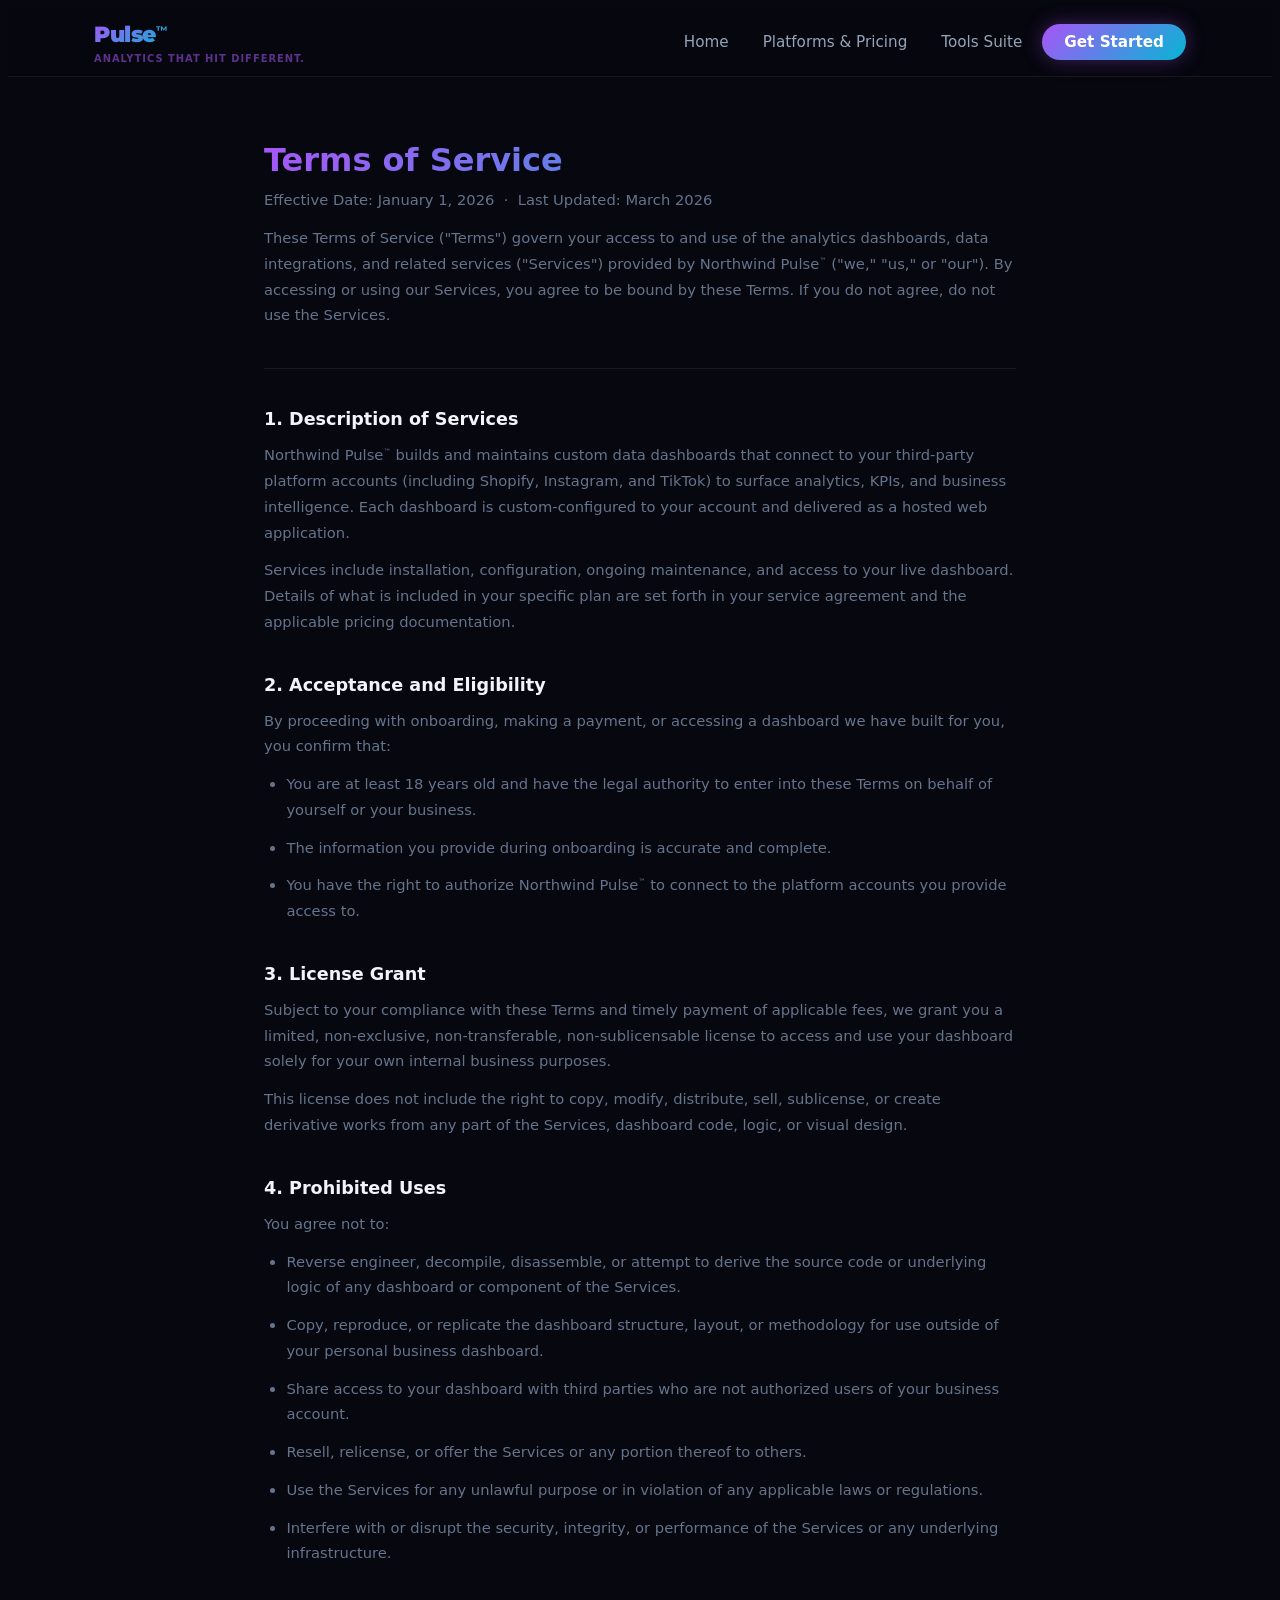
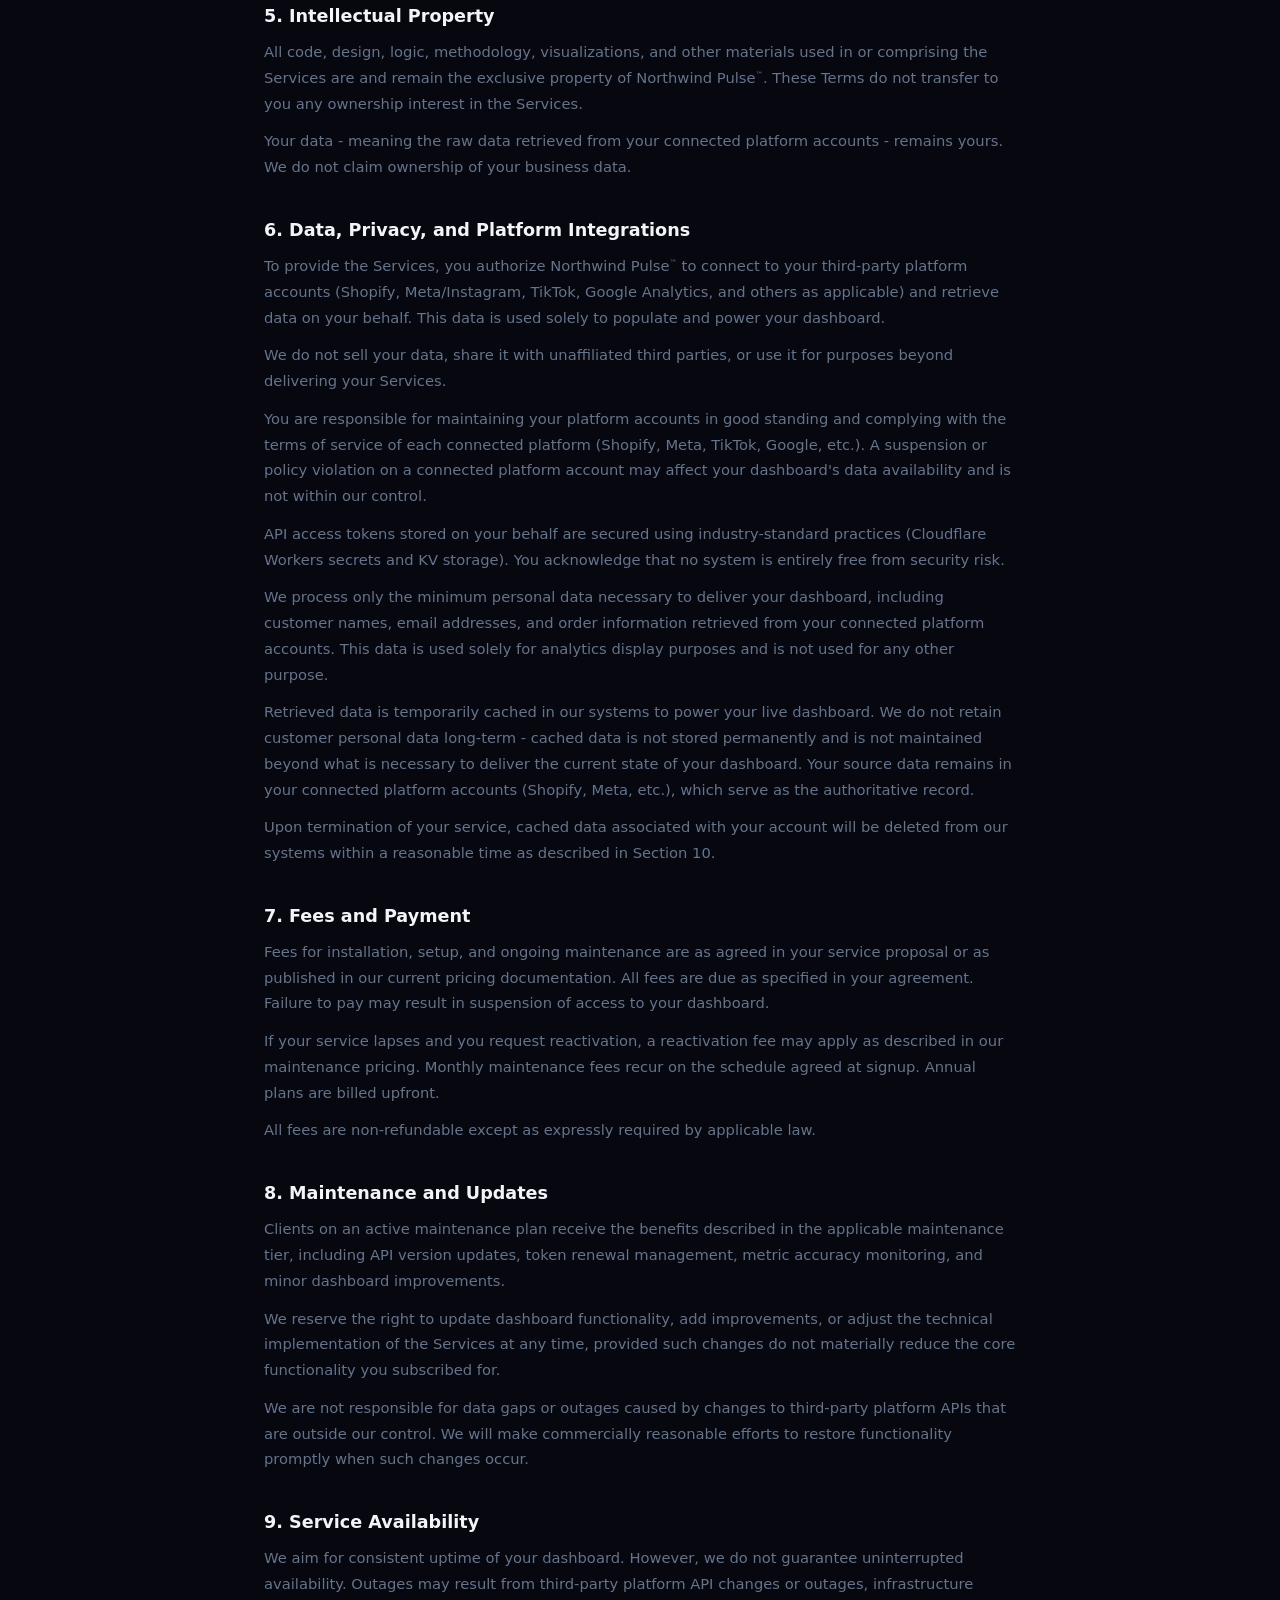
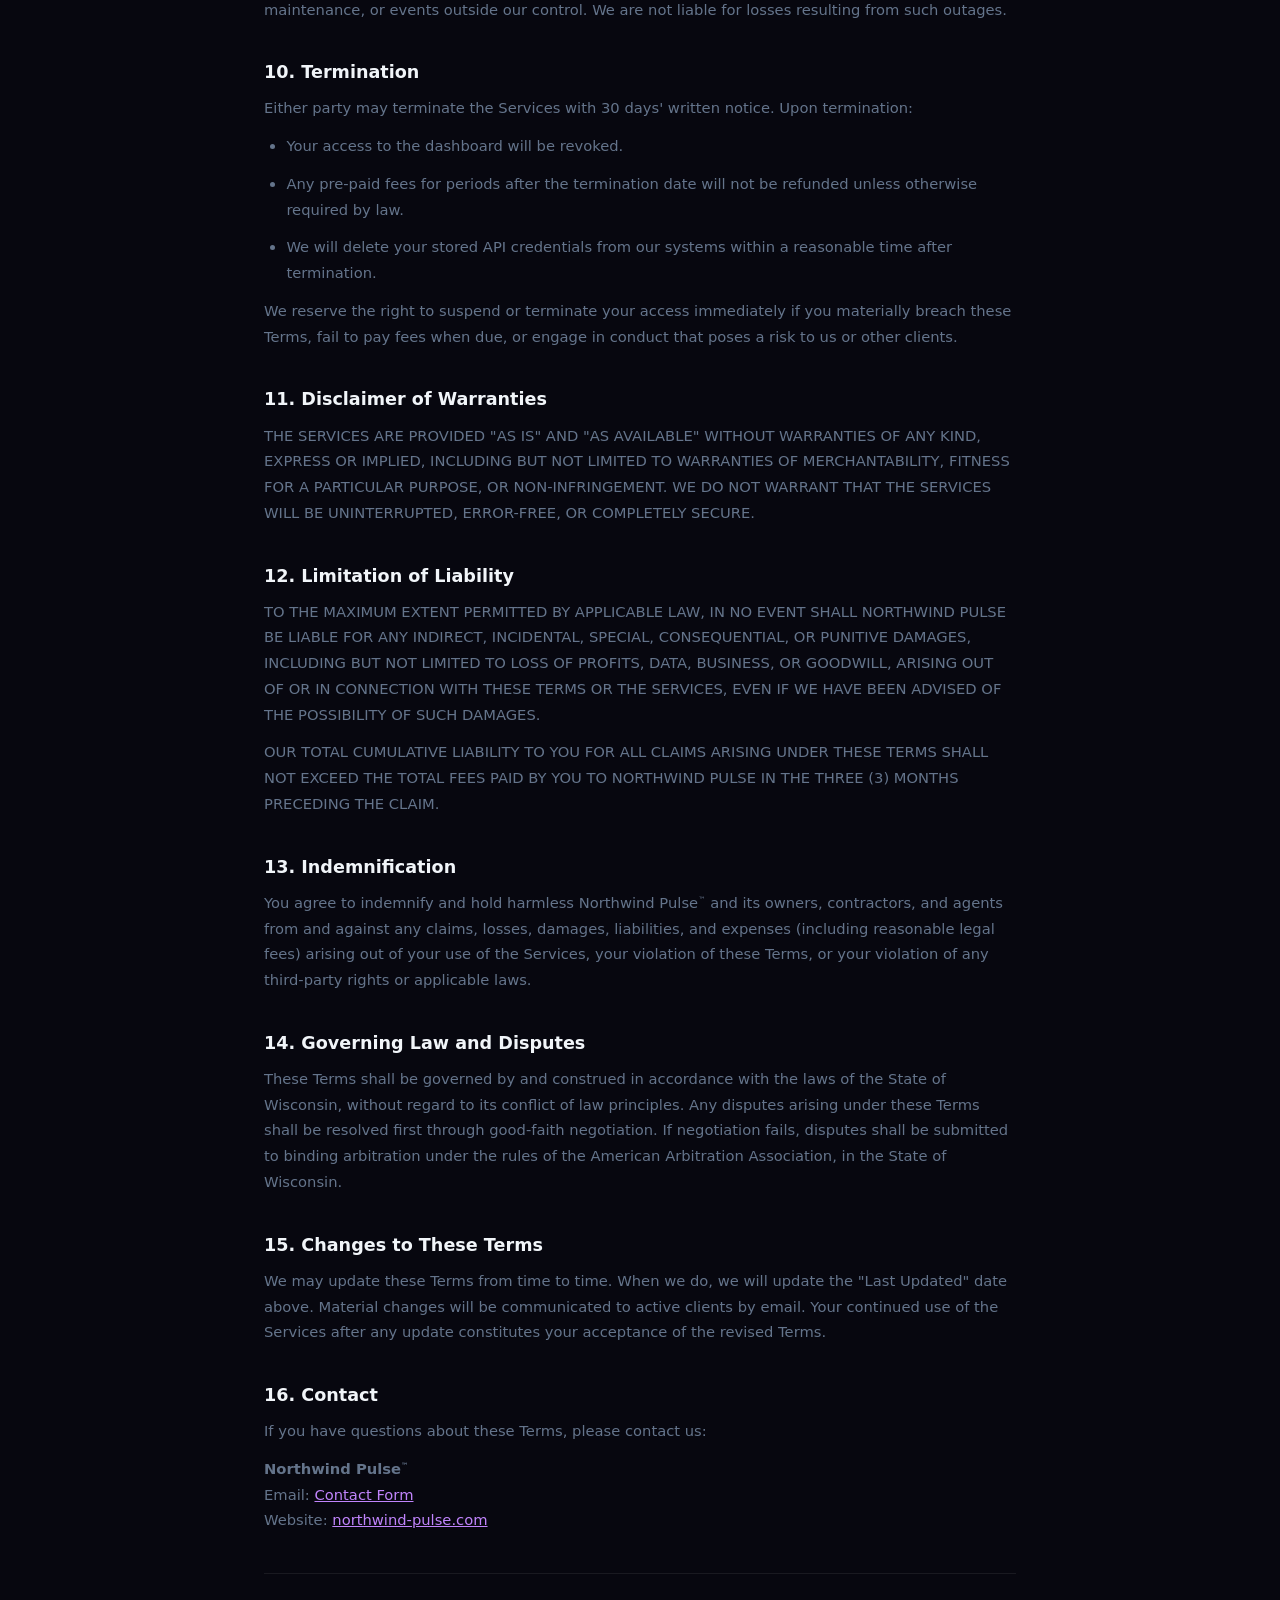
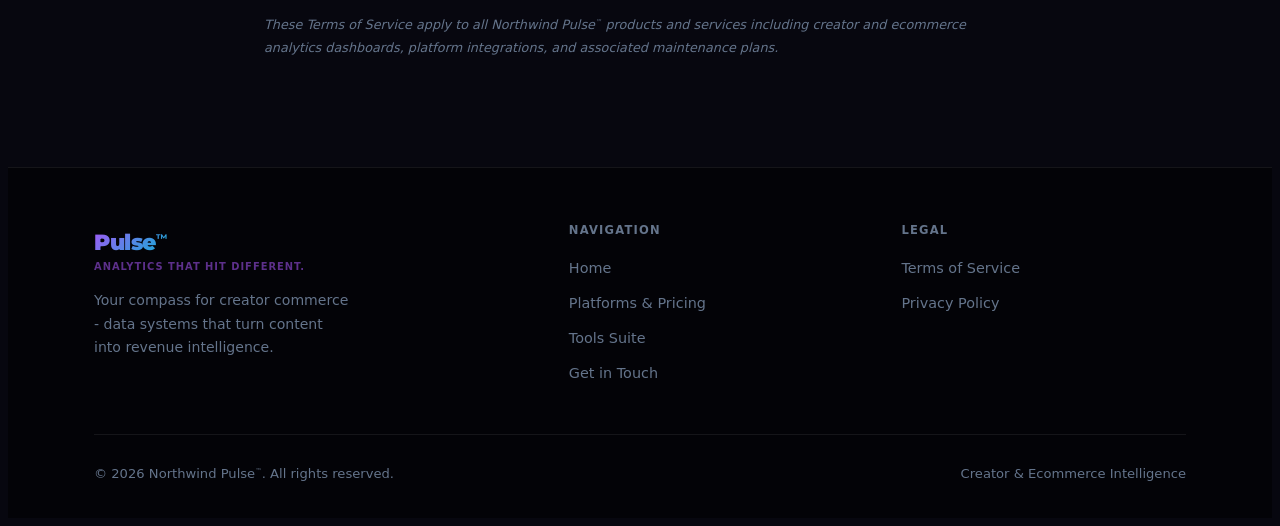
<file: terms.html>
<!--
  Copyright © 2026 Northwind Pulse™. All rights reserved.
  Unauthorized copying, reverse engineering, redistribution,
  or reproduction of this software is strictly prohibited.
  https://northwind-pulse.com/terms.html
-->
<!DOCTYPE html>
<html lang="en">
<head>
  <meta charset="UTF-8" />
  <meta name="viewport" content="width=device-width, initial-scale=1.0" />
  <title>Terms of Service - Northwind Pulse™</title>
  <meta name="description" content="Terms of Service for Northwind Pulse™ creator and ecommerce analytics dashboards." />
  <link rel="stylesheet" href="styles.css" />
  <style>
    .terms-wrap {
      max-width: 800px;
      margin: 0 auto;
      padding: 64px 24px 96px;
    }
    .terms-wrap h1 {
      font-size: 2rem;
      font-weight: 800;
      margin-bottom: 8px;
      background: var(--cr-gradient);
      -webkit-background-clip: text;
      -webkit-text-fill-color: transparent;
      background-clip: text;
    }
    .terms-meta {
      font-size: 0.82rem;
      color: var(--cr-text-dim);
      margin-bottom: 48px;
    }
    .terms-wrap h2 {
      font-size: 1.1rem;
      font-weight: 700;
      margin: 40px 0 12px;
      color: var(--cr-text);
    }
    .terms-wrap p, .terms-wrap li {
      font-size: 0.92rem;
      line-height: 1.75;
      color: var(--cr-text-dim);
      margin-bottom: 12px;
    }
    .terms-wrap ul {
      padding-left: 1.4rem;
      margin-bottom: 12px;
    }
    .terms-wrap a {
      color: var(--cr-purple-light);
      text-decoration: underline;
    }
    .terms-divider {
      border: none;
      border-top: 1px solid var(--cr-border);
      margin: 40px 0;
    }
  </style>
  <!-- Google tag (gtag.js) -->
  <script async src="https://www.googletagmanager.com/gtag/js?id=G-W8B4PX0EFW"></script>
  <script>
    window.dataLayer = window.dataLayer || [];
    function gtag(){dataLayer.push(arguments);}
    gtag('js', new Date());
    gtag('config', 'G-W8B4PX0EFW');
  </script>
</head>
<body class="creator-page">

  <!-- ============ NAVIGATION ============ -->
  <nav class="cr-navbar">
    <div class="cr-container">
      <div class="cr-nav-inner">
        <a href="index.html" class="cr-nav-logo">
          <span class="cr-nav-logo-text">Pulse<sup style="font-size:0.5em;vertical-align:super;">™</sup></span><span class="cr-nav-logo-sub">Analytics that hit different.</span>
        </a>
        <button class="cr-nav-toggle" aria-label="Toggle menu" onclick="document.getElementById('crNav').classList.toggle('open')">
          <span></span><span></span><span></span>
        </button>
        <ul class="cr-nav-links" id="crNav">
          <li><a href="index.html">Home</a></li>
          <li><a href="services.html">Platforms &amp; Pricing</a></li>
          <li><a href="tools-suite.html">Tools Suite</a></li>
          <li><a href="contact.html" class="cr-nav-cta">Get Started</a></li>
        </ul>
      </div>
    </div>
  </nav>

  <!-- ============ TERMS CONTENT ============ -->
  <main class="terms-wrap">

    <h1>Terms of Service</h1>
    <p class="terms-meta">Effective Date: January 1, 2026 &nbsp;·&nbsp; Last Updated: March 2026</p>

    <p>These Terms of Service ("Terms") govern your access to and use of the analytics dashboards, data integrations, and related services ("Services") provided by Northwind Pulse<sup style="font-size:0.5em;vertical-align:super;">™</sup> ("we," "us," or "our"). By accessing or using our Services, you agree to be bound by these Terms. If you do not agree, do not use the Services.</p>

    <hr class="terms-divider" />

    <h2>1. Description of Services</h2>
    <p>Northwind Pulse<sup style="font-size:0.5em;vertical-align:super;">™</sup> builds and maintains custom data dashboards that connect to your third-party platform accounts (including Shopify, Instagram, and TikTok) to surface analytics, KPIs, and business intelligence. Each dashboard is custom-configured to your account and delivered as a hosted web application.</p>
    <p>Services include installation, configuration, ongoing maintenance, and access to your live dashboard. Details of what is included in your specific plan are set forth in your service agreement and the applicable pricing documentation.</p>

    <h2>2. Acceptance and Eligibility</h2>
    <p>By proceeding with onboarding, making a payment, or accessing a dashboard we have built for you, you confirm that:</p>
    <ul>
      <li>You are at least 18 years old and have the legal authority to enter into these Terms on behalf of yourself or your business.</li>
      <li>The information you provide during onboarding is accurate and complete.</li>
      <li>You have the right to authorize Northwind Pulse<sup style="font-size:0.5em;vertical-align:super;">™</sup> to connect to the platform accounts you provide access to.</li>
    </ul>

    <h2>3. License Grant</h2>
    <p>Subject to your compliance with these Terms and timely payment of applicable fees, we grant you a limited, non-exclusive, non-transferable, non-sublicensable license to access and use your dashboard solely for your own internal business purposes.</p>
    <p>This license does not include the right to copy, modify, distribute, sell, sublicense, or create derivative works from any part of the Services, dashboard code, logic, or visual design.</p>

    <h2>4. Prohibited Uses</h2>
    <p>You agree not to:</p>
    <ul>
      <li>Reverse engineer, decompile, disassemble, or attempt to derive the source code or underlying logic of any dashboard or component of the Services.</li>
      <li>Copy, reproduce, or replicate the dashboard structure, layout, or methodology for use outside of your personal business dashboard.</li>
      <li>Share access to your dashboard with third parties who are not authorized users of your business account.</li>
      <li>Resell, relicense, or offer the Services or any portion thereof to others.</li>
      <li>Use the Services for any unlawful purpose or in violation of any applicable laws or regulations.</li>
      <li>Interfere with or disrupt the security, integrity, or performance of the Services or any underlying infrastructure.</li>
    </ul>

    <h2>5. Intellectual Property</h2>
    <p>All code, design, logic, methodology, visualizations, and other materials used in or comprising the Services are and remain the exclusive property of Northwind Pulse<sup style="font-size:0.5em;vertical-align:super;">™</sup>. These Terms do not transfer to you any ownership interest in the Services.</p>
    <p>Your data - meaning the raw data retrieved from your connected platform accounts - remains yours. We do not claim ownership of your business data.</p>

    <h2>6. Data, Privacy, and Platform Integrations</h2>
    <p>To provide the Services, you authorize Northwind Pulse<sup style="font-size:0.5em;vertical-align:super;">™</sup> to connect to your third-party platform accounts (Shopify, Meta/Instagram, TikTok, Google Analytics, and others as applicable) and retrieve data on your behalf. This data is used solely to populate and power your dashboard.</p>
    <p>We do not sell your data, share it with unaffiliated third parties, or use it for purposes beyond delivering your Services.</p>
    <p>You are responsible for maintaining your platform accounts in good standing and complying with the terms of service of each connected platform (Shopify, Meta, TikTok, Google, etc.). A suspension or policy violation on a connected platform account may affect your dashboard's data availability and is not within our control.</p>
    <p>API access tokens stored on your behalf are secured using industry-standard practices (Cloudflare Workers secrets and KV storage). You acknowledge that no system is entirely free from security risk.</p>
    <p>We process only the minimum personal data necessary to deliver your dashboard, including customer names, email addresses, and order information retrieved from your connected platform accounts. This data is used solely for analytics display purposes and is not used for any other purpose.</p>
    <p>Retrieved data is temporarily cached in our systems to power your live dashboard. We do not retain customer personal data long-term - cached data is not stored permanently and is not maintained beyond what is necessary to deliver the current state of your dashboard. Your source data remains in your connected platform accounts (Shopify, Meta, etc.), which serve as the authoritative record.</p>
    <p>Upon termination of your service, cached data associated with your account will be deleted from our systems within a reasonable time as described in Section 10.</p>

    <h2>7. Fees and Payment</h2>
    <p>Fees for installation, setup, and ongoing maintenance are as agreed in your service proposal or as published in our current pricing documentation. All fees are due as specified in your agreement. Failure to pay may result in suspension of access to your dashboard.</p>
    <p>If your service lapses and you request reactivation, a reactivation fee may apply as described in our maintenance pricing. Monthly maintenance fees recur on the schedule agreed at signup. Annual plans are billed upfront.</p>
    <p>All fees are non-refundable except as expressly required by applicable law.</p>

    <h2>8. Maintenance and Updates</h2>
    <p>Clients on an active maintenance plan receive the benefits described in the applicable maintenance tier, including API version updates, token renewal management, metric accuracy monitoring, and minor dashboard improvements.</p>
    <p>We reserve the right to update dashboard functionality, add improvements, or adjust the technical implementation of the Services at any time, provided such changes do not materially reduce the core functionality you subscribed for.</p>
    <p>We are not responsible for data gaps or outages caused by changes to third-party platform APIs that are outside our control. We will make commercially reasonable efforts to restore functionality promptly when such changes occur.</p>

    <h2>9. Service Availability</h2>
    <p>We aim for consistent uptime of your dashboard. However, we do not guarantee uninterrupted availability. Outages may result from third-party platform API changes or outages, infrastructure maintenance, or events outside our control. We are not liable for losses resulting from such outages.</p>

    <h2>10. Termination</h2>
    <p>Either party may terminate the Services with 30 days' written notice. Upon termination:</p>
    <ul>
      <li>Your access to the dashboard will be revoked.</li>
      <li>Any pre-paid fees for periods after the termination date will not be refunded unless otherwise required by law.</li>
      <li>We will delete your stored API credentials from our systems within a reasonable time after termination.</li>
    </ul>
    <p>We reserve the right to suspend or terminate your access immediately if you materially breach these Terms, fail to pay fees when due, or engage in conduct that poses a risk to us or other clients.</p>

    <h2>11. Disclaimer of Warranties</h2>
    <p>THE SERVICES ARE PROVIDED "AS IS" AND "AS AVAILABLE" WITHOUT WARRANTIES OF ANY KIND, EXPRESS OR IMPLIED, INCLUDING BUT NOT LIMITED TO WARRANTIES OF MERCHANTABILITY, FITNESS FOR A PARTICULAR PURPOSE, OR NON-INFRINGEMENT. WE DO NOT WARRANT THAT THE SERVICES WILL BE UNINTERRUPTED, ERROR-FREE, OR COMPLETELY SECURE.</p>

    <h2>12. Limitation of Liability</h2>
    <p>TO THE MAXIMUM EXTENT PERMITTED BY APPLICABLE LAW, IN NO EVENT SHALL NORTHWIND PULSE BE LIABLE FOR ANY INDIRECT, INCIDENTAL, SPECIAL, CONSEQUENTIAL, OR PUNITIVE DAMAGES, INCLUDING BUT NOT LIMITED TO LOSS OF PROFITS, DATA, BUSINESS, OR GOODWILL, ARISING OUT OF OR IN CONNECTION WITH THESE TERMS OR THE SERVICES, EVEN IF WE HAVE BEEN ADVISED OF THE POSSIBILITY OF SUCH DAMAGES.</p>
    <p>OUR TOTAL CUMULATIVE LIABILITY TO YOU FOR ALL CLAIMS ARISING UNDER THESE TERMS SHALL NOT EXCEED THE TOTAL FEES PAID BY YOU TO NORTHWIND PULSE IN THE THREE (3) MONTHS PRECEDING THE CLAIM.</p>

    <h2>13. Indemnification</h2>
    <p>You agree to indemnify and hold harmless Northwind Pulse<sup style="font-size:0.5em;vertical-align:super;">™</sup> and its owners, contractors, and agents from and against any claims, losses, damages, liabilities, and expenses (including reasonable legal fees) arising out of your use of the Services, your violation of these Terms, or your violation of any third-party rights or applicable laws.</p>

    <h2>14. Governing Law and Disputes</h2>
    <p>These Terms shall be governed by and construed in accordance with the laws of the State of Wisconsin, without regard to its conflict of law principles. Any disputes arising under these Terms shall be resolved first through good-faith negotiation. If negotiation fails, disputes shall be submitted to binding arbitration under the rules of the American Arbitration Association, in the State of Wisconsin.</p>

    <h2>15. Changes to These Terms</h2>
    <p>We may update these Terms from time to time. When we do, we will update the "Last Updated" date above. Material changes will be communicated to active clients by email. Your continued use of the Services after any update constitutes your acceptance of the revised Terms.</p>

    <h2>16. Contact</h2>
    <p>If you have questions about these Terms, please contact us:</p>
    <p><strong>Northwind Pulse<sup style="font-size:0.5em;vertical-align:super;">™</sup></strong><br />
    Email: <a href="https://northwind-pulse.com/contact.html">Contact Form</a><br />
    Website: <a href="https://northwind-pulse.com">northwind-pulse.com</a></p>

    <hr class="terms-divider" />
    <p style="font-size:0.8rem;color:var(--cr-text-dim);font-style:italic;">These Terms of Service apply to all Northwind Pulse<sup style="font-size:0.5em;vertical-align:super;">™</sup> products and services including creator and ecommerce analytics dashboards, platform integrations, and associated maintenance plans.</p>

  </main>

  <!-- ============ FOOTER ============ -->
  <footer class="cr-footer">
    <div class="cr-container">
      <div class="cr-footer-inner">
        <div class="cr-footer-brand">
          <a href="index.html" class="cr-nav-logo">
            <span class="cr-nav-logo-text">Pulse<sup style="font-size:0.5em;vertical-align:super;">™</sup></span><span class="cr-nav-logo-sub">Analytics that hit different.</span>
          </a>
          <p>Your compass for creator commerce - data systems that turn content into revenue intelligence.</p>
        </div>
        <div class="cr-footer-col">
          <h4>Navigation</h4>
          <ul>
            <li><a href="index.html">Home</a></li>
            <li><a href="services.html">Platforms &amp; Pricing</a></li>
            <li><a href="tools-suite.html">Tools Suite</a></li>
            <li><a href="contact.html">Get in Touch</a></li>
          </ul>
        </div>
        <div class="cr-footer-col">
          <h4>Legal</h4>
          <ul>
            <li><a href="terms.html">Terms of Service</a></li>
            <li><a href="privacy.html">Privacy Policy</a></li>
          </ul>
        </div>
      </div>
      <div class="cr-footer-bottom">
        <span>&copy; <span id="year"></span> Northwind Pulse<sup style="font-size:0.5em;vertical-align:super;">™</sup>. All rights reserved.</span>
        <span>Creator &amp; Ecommerce Intelligence</span>
      </div>
    </div>
  </footer>

  <script>document.getElementById('year').textContent = new Date().getFullYear();</script>
</body>
</html>
</file>
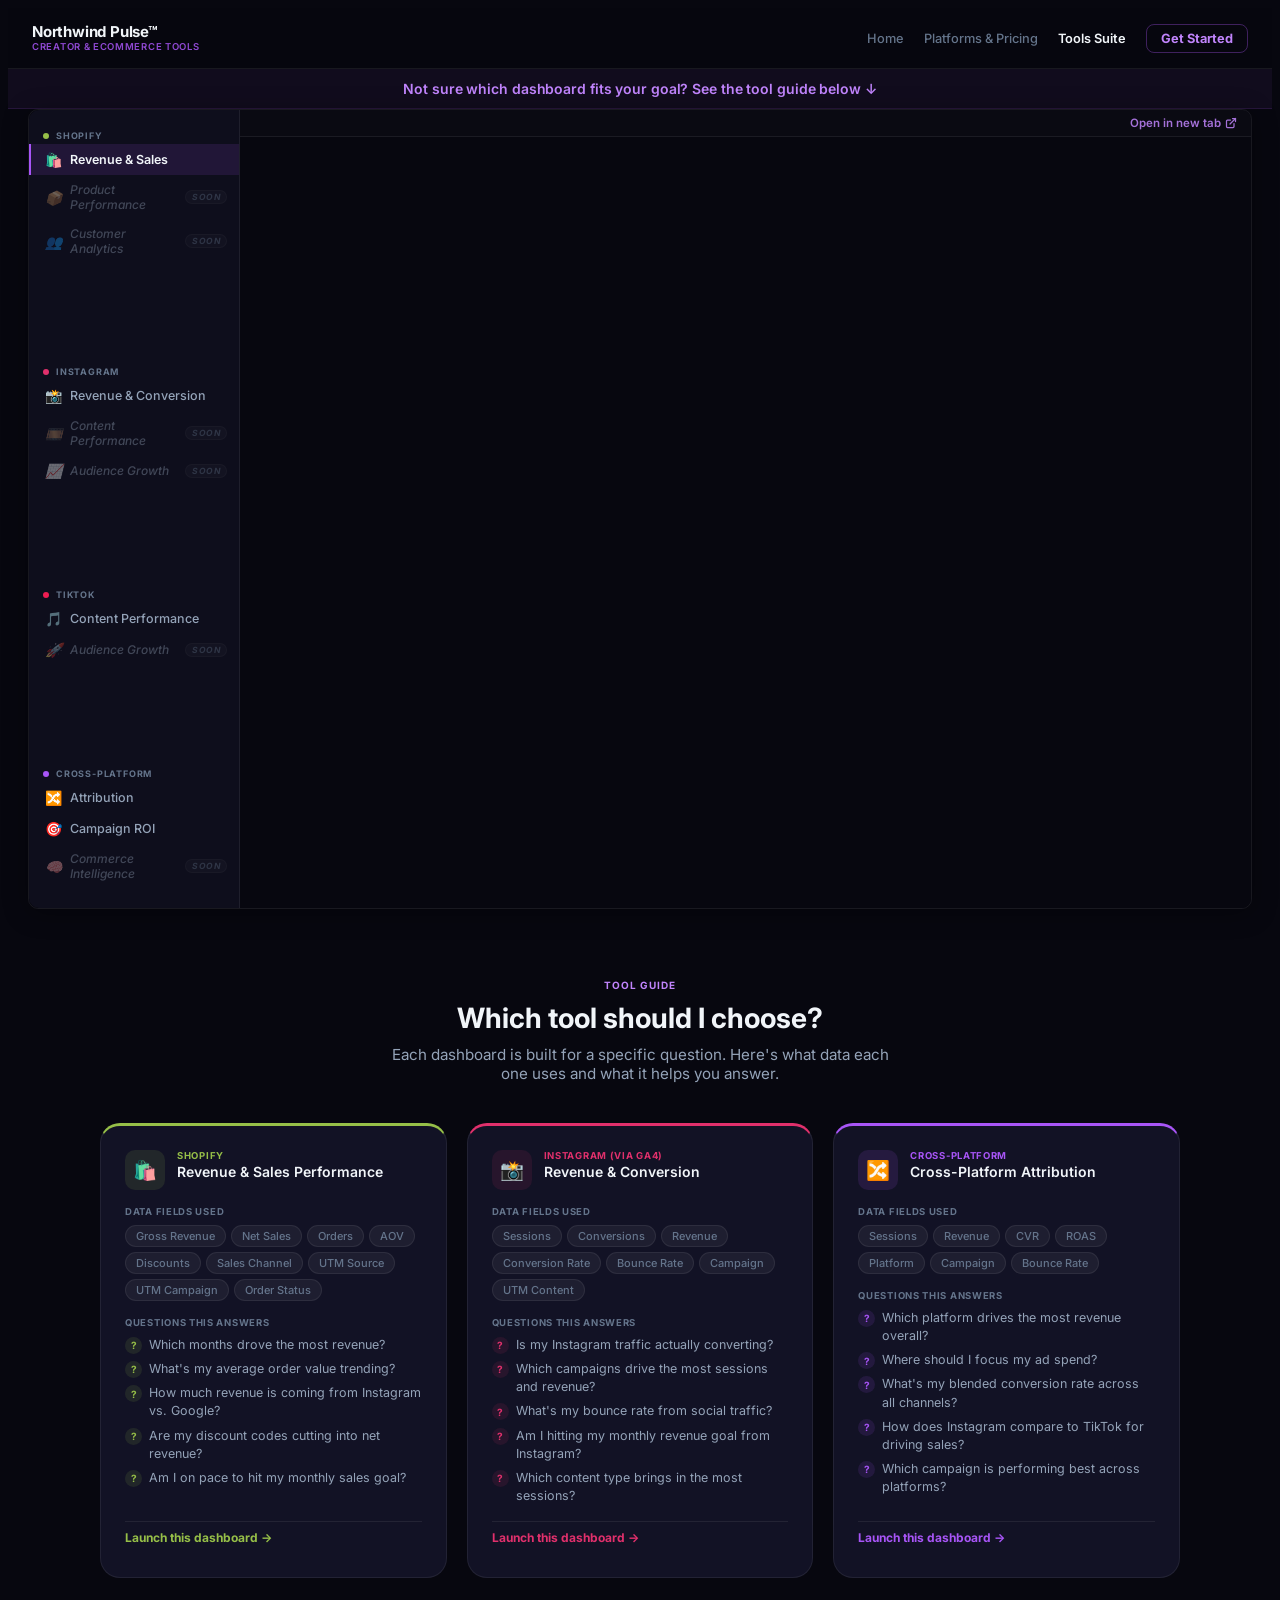
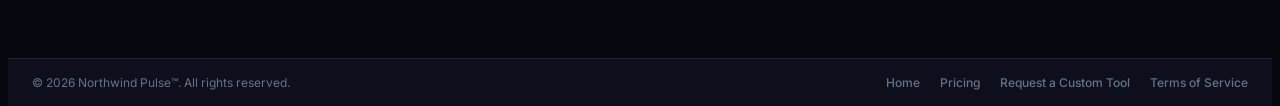
<file: tools-suite.html>
<!--
     Copyright © 2026 Northwind Pulse™. All rights reserved.
     Unauthorized copying, reverse engineering, redistribution,
     or reproduction of this software is strictly prohibited.
     https://northwind-pulse.com/terms.html
-->
<!DOCTYPE html>
<html lang="en">
<head>
  <meta charset="UTF-8" />
  <meta name="viewport" content="width=device-width, initial-scale=1.0" />
  <title>Tools Suite - Northwind Pulse™</title>
  <meta name="description" content="Explore and launch Northwind Pulse™ creator & ecommerce dashboards - Shopify revenue, Instagram conversion, cross-platform attribution, and more." />
  <link rel="stylesheet" href="styles.css" />
  <link rel="preconnect" href="https://fonts.googleapis.com" />
  <link rel="preconnect" href="https://fonts.gstatic.com" crossorigin />
  <link href="https://fonts.googleapis.com/css2?family=Inter:wght@400;500;600;700&display=swap" rel="stylesheet" />
  <style>
    /* ── Page shell ── */
    html, body { height: 100%; }
    .suite-page {
      font-family: 'Inter', 'Segoe UI', system-ui, sans-serif;
      background: var(--cr-bg);
      color: var(--cr-text);
      min-height: 100vh;
      display: flex;
      flex-direction: column;
    }

    /* ── Header ── */
    .suite-header {
      position: sticky;
      top: 0;
      z-index: 100;
      background: rgba(7,7,15,.92);
      backdrop-filter: blur(16px);
      -webkit-backdrop-filter: blur(16px);
      border-bottom: 1px solid var(--cr-border);
      flex-shrink: 0;
    }
    .suite-header-inner {
      max-width: 1400px;
      margin: 0 auto;
      padding: 0 24px;
      height: 60px;
      display: flex;
      align-items: center;
      justify-content: space-between;
      gap: 16px;
    }
    .suite-brand {
      display: flex;
      align-items: center;
      gap: 10px;
      text-decoration: none;
      flex-shrink: 0;
    }
    .suite-brand-name {
      font-size: 15px;
      font-weight: 700;
      color: var(--cr-text);
      letter-spacing: -.2px;
    }
    .suite-brand-sub {
      font-size: 9.5px;
      font-weight: 600;
      text-transform: uppercase;
      letter-spacing: .7px;
      color: var(--cr-purple);
      opacity: .85;
    }
    .suite-nav {
      display: flex;
      align-items: center;
      gap: 20px;
      font-size: .8rem;
    }
    .suite-nav a {
      color: var(--cr-text-dim);
      text-decoration: none;
      font-weight: 500;
      transition: color var(--cr-transition);
    }
    .suite-nav a:hover, .suite-nav a.active { color: var(--cr-text); }
    .suite-nav a.active { font-weight: 600; }
    .suite-nav-cta {
      color: var(--cr-purple-light) !important;
      border: 1.5px solid var(--cr-border-glow);
      border-radius: 8px;
      padding: 6px 14px;
      font-weight: 700 !important;
      transition: background var(--cr-transition) !important;
    }
    .suite-nav-cta:hover { background: var(--cr-purple-dim); }

    /* ── Guide strip ── */
    .guide-strip {
      background: rgba(168,85,247,.06);
      border-bottom: 1px solid rgba(168,85,247,.14);
      padding: 11px 24px;
      display: flex;
      align-items: center;
      justify-content: center;
      flex-shrink: 0;
    }
    .guide-strip-link {
      font-size: 14px;
      font-weight: 600;
      color: var(--cr-purple-light);
      text-decoration: none;
      letter-spacing: -.1px;
      transition: opacity var(--cr-transition);
    }
    .guide-strip-link:hover { opacity: .72; }

    /* ── Split panel wrapper ── */
    .split-wrapper {
      padding: 0 20px 0;
      flex-shrink: 0;
      background: var(--cr-bg);
    }

    /* ── Split panel ── */
    .split-panel {
      display: flex;
      height: calc(100vh - 60px - 42px);
      overflow: hidden;
      border: 1px solid var(--cr-border);
      border-radius: 10px;
      box-shadow: 0 4px 24px rgba(0,0,0,.35);
    }

    /* ── Sidebar light mode ── */
    body.suite-light .split-sidebar {
      background: #f3f4f8;
      border-right-color: rgba(0,0,0,.1);
    }
    body.suite-light .sidebar-section-label { color: #9ca3af; }
    body.suite-light .sidebar-item { color: #4b5563; }
    body.suite-light .sidebar-item:hover:not(.dim) { background: rgba(0,0,0,.04); color: #111827; }
    body.suite-light .sidebar-item.active { background: rgba(124,58,237,.09); color: #6d28d9; border-left-color: #7c3aed; }
    body.suite-light .cs-tag { background: rgba(0,0,0,.05); border-color: rgba(0,0,0,.1); color: #9ca3af; }

    /* ── Sidebar ── */
    .split-sidebar {
      width: 210px;
      flex-shrink: 0;
      background: var(--cr-surface);
      border-right: 1px solid var(--cr-border);
      border-radius: 10px 0 0 10px;
      overflow-y: auto;
      padding: 12px 0 20px;
      display: flex;
      flex-direction: column;
      justify-content: space-between;
    }
    .split-sidebar::-webkit-scrollbar { width: 4px; }
    .split-sidebar::-webkit-scrollbar-thumb { background: var(--cr-border); border-radius: 4px; }

    .sidebar-section { margin-bottom: 0; }
    .sidebar-section-label {
      display: flex;
      align-items: center;
      gap: 7px;
      font-size: 9px;
      font-weight: 700;
      text-transform: uppercase;
      letter-spacing: .8px;
      color: var(--cr-text-dim);
      padding: 8px 14px 3px;
    }
    .sidebar-dot {
      width: 6px; height: 6px;
      border-radius: 50%;
      flex-shrink: 0;
    }

    .sidebar-item {
      display: flex;
      align-items: center;
      gap: 8px;
      width: 100%;
      padding: 7px 12px 7px 14px;
      background: none;
      border: none;
      cursor: pointer;
      font-family: inherit;
      font-size: 12.5px;
      font-weight: 500;
      color: var(--cr-text-muted);
      text-align: left;
      transition: background var(--cr-transition), color var(--cr-transition);
      border-left: 2.5px solid transparent;
      position: relative;
    }
    .sidebar-item:hover:not(.dim) {
      background: rgba(255,255,255,.04);
      color: var(--cr-text);
    }
    .sidebar-item.active {
      background: var(--cr-purple-dim);
      color: var(--cr-text);
      font-weight: 600;
      border-left-color: var(--cr-purple);
    }
    .sidebar-item.dim {
      opacity: .38;
      cursor: default;
      font-style: italic;
      font-size: 12px;
    }
    .sidebar-item-icon { font-size: 14px; flex-shrink: 0; }
    .sidebar-item-label { flex: 1; }

    .cs-tag {
      font-size: 8.5px;
      font-weight: 700;
      text-transform: uppercase;
      letter-spacing: .4px;
      color: var(--cr-text-dim);
      background: rgba(255,255,255,.06);
      border: 1px solid var(--cr-border);
      border-radius: 100px;
      padding: 1px 6px;
      flex-shrink: 0;
    }

    /* ── Content pane ── */
    .split-content {
      flex: 1;
      display: flex;
      flex-direction: column;
      overflow: hidden;
    }
    .split-content-bar {
      display: flex;
      align-items: center;
      justify-content: flex-end;
      padding: 6px 14px;
      background: rgba(255,255,255,.01);
      border-bottom: 1px solid var(--cr-border);
      flex-shrink: 0;
      gap: 12px;
    }
    .split-content-link {
      font-size: 11.5px;
      font-weight: 600;
      color: var(--cr-purple-light);
      text-decoration: none;
      display: flex;
      align-items: center;
      gap: 4px;
      opacity: .85;
      transition: opacity var(--cr-transition);
    }
    .split-content-link:hover { opacity: 1; }

    #dashFrame {
      flex: 1;
      width: 100%;
      border: none;
      background: var(--cr-bg);
    }

    /* Coming-soon placeholder */
    .dash-placeholder {
      flex: 1;
      display: flex;
      align-items: center;
      justify-content: center;
      flex-direction: column;
      text-align: center;
      gap: 10px;
      color: var(--cr-text-dim);
    }
    .dash-placeholder-icon { font-size: 2.8rem; }
    .dash-placeholder-title {
      font-size: 1.1rem;
      font-weight: 600;
      color: var(--cr-text);
    }
    .dash-placeholder-sub {
      font-size: .88rem;
      color: var(--cr-text-dim);
      max-width: 320px;
    }
    .dash-placeholder-cta {
      margin-top: 8px;
      display: inline-flex;
      align-items: center;
      gap: 6px;
      font-size: .8rem;
      font-weight: 700;
      color: var(--cr-purple-light);
      border: 1.5px solid var(--cr-border-glow);
      border-radius: 8px;
      padding: 8px 18px;
      text-decoration: none;
      transition: background var(--cr-transition);
    }
    .dash-placeholder-cta:hover { background: var(--cr-purple-dim); }

    /* ── Which tool section ── */
    .which-tool-section {
      padding: 64px 24px 80px;
      max-width: 1080px;
      margin: 0 auto;
      width: 100%;
    }
    .which-tool-header {
      text-align: center;
      margin-bottom: 40px;
    }
    .which-tool-tag {
      display: inline-block;
      font-size: 10px;
      font-weight: 700;
      text-transform: uppercase;
      letter-spacing: 1px;
      color: var(--cr-purple-light);
      margin-bottom: 10px;
    }
    .which-tool-header h2 {
      font-size: 1.75rem;
      font-weight: 700;
      margin: 0 0 10px;
    }
    .which-tool-header p {
      color: var(--cr-text-muted);
      font-size: .95rem;
      max-width: 500px;
      margin: 0 auto;
    }

    .wt-cards {
      display: grid;
      grid-template-columns: repeat(auto-fill, minmax(300px, 1fr));
      gap: 20px;
    }
    .wt-card {
      background: var(--cr-card);
      border: 1px solid var(--cr-border);
      border-radius: var(--cr-radius-lg);
      padding: 24px;
      display: flex;
      flex-direction: column;
      gap: 16px;
      border-top: 3px solid var(--wt-accent, var(--cr-purple));
    }
    .wt-card-head {
      display: flex;
      align-items: flex-start;
      gap: 12px;
    }
    .wt-card-icon {
      width: 40px; height: 40px;
      border-radius: 10px;
      display: flex; align-items: center; justify-content: center;
      font-size: 1.2rem;
      background: var(--wt-accent-dim, var(--cr-purple-dim));
      flex-shrink: 0;
    }
    .wt-card-platform {
      font-size: 9.5px;
      font-weight: 700;
      text-transform: uppercase;
      letter-spacing: .7px;
      color: var(--wt-accent, var(--cr-purple));
      margin-bottom: 2px;
    }
    .wt-card-name {
      font-size: 14px;
      font-weight: 600;
      color: var(--cr-text);
      line-height: 1.3;
    }

    .wt-block-label {
      font-size: 9.5px;
      font-weight: 700;
      text-transform: uppercase;
      letter-spacing: .7px;
      color: var(--cr-text-dim);
      margin-bottom: 8px;
    }
    .wt-fields {
      display: flex;
      flex-wrap: wrap;
      gap: 5px;
    }
    .wt-field {
      font-size: 11px;
      font-weight: 500;
      padding: 3px 10px;
      border-radius: 100px;
      background: rgba(255,255,255,.05);
      color: var(--cr-text-dim);
      border: 1px solid rgba(255,255,255,.07);
    }
    .wt-questions {
      list-style: none;
      margin: 0;
      padding: 0;
      display: flex;
      flex-direction: column;
      gap: 6px;
    }
    .wt-questions li {
      font-size: 12.5px;
      color: var(--cr-text-muted);
      display: flex;
      align-items: flex-start;
      gap: 7px;
      line-height: 1.45;
    }
    .wt-questions li::before {
      content: '?';
      font-size: 10px;
      font-weight: 700;
      color: var(--wt-accent, var(--cr-purple));
      background: var(--wt-accent-dim, var(--cr-purple-dim));
      border-radius: 50%;
      width: 17px; height: 17px;
      display: flex;
      align-items: center;
      justify-content: center;
      flex-shrink: 0;
      margin-top: 1px;
    }

    .wt-launch-btn {
      display: inline-flex;
      align-items: center;
      gap: 6px;
      font-size: 12px;
      font-weight: 700;
      color: var(--wt-accent, var(--cr-purple));
      text-decoration: none;
      padding: 8px 0;
      border-top: 1px solid var(--cr-border);
      margin-top: auto;
      transition: opacity var(--cr-transition);
      cursor: pointer;
      background: none;
      border-left: none;
      border-right: none;
      border-bottom: none;
      font-family: inherit;
      width: 100%;
    }
    .wt-launch-btn:hover { opacity: .75; }

    /* ── Footer ── */
    .suite-footer {
      border-top: 1px solid var(--cr-border);
      padding: 16px 24px;
      display: flex;
      align-items: center;
      justify-content: space-between;
      font-size: 12px;
      color: var(--cr-text-dim);
      gap: 16px;
      flex-wrap: wrap;
      background: var(--cr-surface);
    }
    .suite-footer a {
      color: var(--cr-text-dim);
      text-decoration: none;
      font-weight: 500;
      transition: color var(--cr-transition);
    }
    .suite-footer a:hover { color: var(--cr-purple-light); }

    /* ── Responsive ── */
    @media (max-width: 768px) {
      .split-wrapper { padding: 0 10px; }
      .split-panel { flex-direction: column; height: auto; border-radius: 8px; }
      .split-sidebar {
        width: 100%;
        flex-direction: row;
        overflow-x: auto;
        overflow-y: hidden;
        border-right: none;
        border-bottom: 1px solid var(--cr-border);
        padding: 8px 0;
        white-space: nowrap;
        flex-shrink: 0;
      }
      .sidebar-section { display: inline-flex; flex-direction: column; }
      .sidebar-section-label { padding: 4px 12px 2px; }
      .split-content { height: 70vh; }
      .suite-header-inner { padding: 0 16px; }
      .which-tool-section { padding: 40px 16px 60px; }
      .wt-cards { grid-template-columns: 1fr; }
    }
  </style>
  <!-- Google tag (gtag.js) -->
  <script async src="https://www.googletagmanager.com/gtag/js?id=G-W8B4PX0EFW"></script>
  <script>
    window.dataLayer = window.dataLayer || [];
    function gtag(){dataLayer.push(arguments);}
    gtag('js', new Date());
    gtag('config', 'G-W8B4PX0EFW');
  </script>
</head>
<body class="suite-page">

  <!-- ── Header ── -->
  <header class="suite-header">
    <div class="suite-header-inner">
      <a href="index.html" class="suite-brand">
        <div style="display:flex;flex-direction:column;line-height:1.2;">
          <span class="suite-brand-name">Northwind Pulse™</span>
          <span class="suite-brand-sub">Creator &amp; Ecommerce Tools</span>
        </div>
      </a>
      <nav class="suite-nav">
        <a href="index.html">Home</a>
        <a href="services.html">Platforms &amp; Pricing</a>
        <a href="tools-suite.html" class="active">Tools Suite</a>
        <a href="contact.html" class="suite-nav-cta">Get Started</a>
      </nav>
    </div>
  </header>

  <!-- ── Guide strip ── -->
  <div class="guide-strip">
    <a class="guide-strip-link" href="#which-tool">Not sure which dashboard fits your goal? See the tool guide below ↓</a>
  </div>

  <!-- ── Split panel ── -->
  <div class="split-wrapper">
  <div class="split-panel">

    <!-- Left sidebar -->
    <nav class="split-sidebar" aria-label="Dashboard navigation">

      <!-- Shopify -->
      <div class="sidebar-section">
        <div class="sidebar-section-label">
          <span class="sidebar-dot" style="background:#96bf48;"></span>
          Shopify
        </div>
        <button class="sidebar-item active" data-id="shopify-rev" onclick="loadDash('shopify-rev')">
          <span class="sidebar-item-icon">🛍️</span>
          <span class="sidebar-item-label">Revenue &amp; Sales</span>
        </button>
        <button class="sidebar-item dim" data-id="shopify-product" onclick="loadDash('shopify-product')">
          <span class="sidebar-item-icon">📦</span>
          <span class="sidebar-item-label">Product Performance</span>
          <span class="cs-tag">Soon</span>
        </button>
        <button class="sidebar-item dim" data-id="shopify-customers" onclick="loadDash('shopify-customers')">
          <span class="sidebar-item-icon">👥</span>
          <span class="sidebar-item-label">Customer Analytics</span>
          <span class="cs-tag">Soon</span>
        </button>
      </div>

      <!-- Instagram -->
      <div class="sidebar-section">
        <div class="sidebar-section-label">
          <span class="sidebar-dot" style="background:#e1306c;"></span>
          Instagram
        </div>
        <button class="sidebar-item" data-id="ig-rev" onclick="loadDash('ig-rev')">
          <span class="sidebar-item-icon">📸</span>
          <span class="sidebar-item-label">Revenue &amp; Conversion</span>
        </button>
        <button class="sidebar-item dim" data-id="ig-content" onclick="loadDash('ig-content')">
          <span class="sidebar-item-icon">🎞️</span>
          <span class="sidebar-item-label">Content Performance</span>
          <span class="cs-tag">Soon</span>
        </button>
        <button class="sidebar-item dim" data-id="ig-audience" onclick="loadDash('ig-audience')">
          <span class="sidebar-item-icon">📈</span>
          <span class="sidebar-item-label">Audience Growth</span>
          <span class="cs-tag">Soon</span>
        </button>
      </div>

      <!-- TikTok -->
      <div class="sidebar-section">
        <div class="sidebar-section-label">
          <span class="sidebar-dot" style="background:#ee1d52;"></span>
          TikTok
        </div>
        <button class="sidebar-item" data-id="tt-content" onclick="loadDash('tt-content')">
          <span class="sidebar-item-icon">🎵</span>
          <span class="sidebar-item-label">Content Performance</span>
        </button>
        <button class="sidebar-item dim" data-id="tt-audience" onclick="loadDash('tt-audience')">
          <span class="sidebar-item-icon">🚀</span>
          <span class="sidebar-item-label">Audience Growth</span>
          <span class="cs-tag">Soon</span>
        </button>
      </div>

      <!-- Cross-Platform -->
      <div class="sidebar-section">
        <div class="sidebar-section-label">
          <span class="sidebar-dot" style="background:#a855f7;"></span>
          Cross-Platform
        </div>
        <button class="sidebar-item" data-id="xplat" onclick="loadDash('xplat')">
          <span class="sidebar-item-icon">🔀</span>
          <span class="sidebar-item-label">Attribution</span>
        </button>
        <button class="sidebar-item" data-id="xplat-roi" onclick="loadDash('xplat-roi')">
          <span class="sidebar-item-icon">🎯</span>
          <span class="sidebar-item-label">Campaign ROI</span>
        </button>
        <button class="sidebar-item dim" data-id="xplat-intel" onclick="loadDash('xplat-intel')">
          <span class="sidebar-item-icon">🧠</span>
          <span class="sidebar-item-label">Commerce Intelligence</span>
          <span class="cs-tag">Soon</span>
        </button>
      </div>

    </nav>

    <!-- Right: content pane -->
    <div class="split-content">
      <div class="split-content-bar">
        <a class="split-content-link" id="dashOpenLink" href="https://shopify-rev-tools.northwind-consulting.com" target="_blank" rel="noopener noreferrer">
          Open in new tab
          <svg width="12" height="12" viewBox="0 0 24 24" fill="none" stroke="currentColor" stroke-width="2.5" stroke-linecap="round" stroke-linejoin="round"><path d="M18 13v6a2 2 0 0 1-2 2H5a2 2 0 0 1-2-2V8a2 2 0 0 1 2-2h6"/><polyline points="15 3 21 3 21 9"/><line x1="10" y1="14" x2="21" y2="3"/></svg>
        </a>
      </div>
      <iframe id="dashFrame"
              src="https://shopify-rev-tools.northwind-consulting.com"
              title="Revenue &amp; Sales Performance"
              allow="fullscreen"
              referrerpolicy="no-referrer-when-downgrade">
      </iframe>
      <div class="dash-placeholder" id="dashPlaceholder" style="display:none;">
        <div class="dash-placeholder-icon">🚧</div>
        <div class="dash-placeholder-title" id="dashPlaceholderTitle"></div>
        <div class="dash-placeholder-sub">This dashboard is on the way. Get notified when it launches.</div>
        <a href="contact.html" class="dash-placeholder-cta">Notify me when it's ready →</a>
      </div>
    </div>

  </div>
  </div>

  <!-- ── Which tool should I choose? ── -->
  <section class="which-tool-section" id="which-tool">
    <div class="which-tool-header">
      <div class="which-tool-tag">Tool Guide</div>
      <h2>Which tool should I choose?</h2>
      <p>Each dashboard is built for a specific question. Here's what data each one uses and what it helps you answer.</p>
    </div>

    <div class="wt-cards">

      <!-- Shopify: Revenue & Sales -->
      <div class="wt-card" style="--wt-accent:#96bf48;--wt-accent-dim:rgba(150,191,72,.12);">
        <div class="wt-card-head">
          <div class="wt-card-icon">🛍️</div>
          <div>
            <div class="wt-card-platform">Shopify</div>
            <div class="wt-card-name">Revenue &amp; Sales Performance</div>
          </div>
        </div>
        <div>
          <div class="wt-block-label">Data fields used</div>
          <div class="wt-fields">
            <span class="wt-field">Gross Revenue</span>
            <span class="wt-field">Net Sales</span>
            <span class="wt-field">Orders</span>
            <span class="wt-field">AOV</span>
            <span class="wt-field">Discounts</span>
            <span class="wt-field">Sales Channel</span>
            <span class="wt-field">UTM Source</span>
            <span class="wt-field">UTM Campaign</span>
            <span class="wt-field">Order Status</span>
          </div>
        </div>
        <div>
          <div class="wt-block-label">Questions this answers</div>
          <ul class="wt-questions">
            <li>Which months drove the most revenue?</li>
            <li>What's my average order value trending?</li>
            <li>How much revenue is coming from Instagram vs. Google?</li>
            <li>Are my discount codes cutting into net revenue?</li>
            <li>Am I on pace to hit my monthly sales goal?</li>
          </ul>
        </div>
        <button class="wt-launch-btn" onclick="loadDashAndScroll('shopify-rev')">
          Launch this dashboard →
        </button>
      </div>

      <!-- Instagram: Revenue & Conversion -->
      <div class="wt-card" style="--wt-accent:#e1306c;--wt-accent-dim:rgba(225,48,108,.1);">
        <div class="wt-card-head">
          <div class="wt-card-icon">📸</div>
          <div>
            <div class="wt-card-platform">Instagram (via GA4)</div>
            <div class="wt-card-name">Revenue &amp; Conversion</div>
          </div>
        </div>
        <div>
          <div class="wt-block-label">Data fields used</div>
          <div class="wt-fields">
            <span class="wt-field">Sessions</span>
            <span class="wt-field">Conversions</span>
            <span class="wt-field">Revenue</span>
            <span class="wt-field">Conversion Rate</span>
            <span class="wt-field">Bounce Rate</span>
            <span class="wt-field">Campaign</span>
            <span class="wt-field">UTM Content</span>
          </div>
        </div>
        <div>
          <div class="wt-block-label">Questions this answers</div>
          <ul class="wt-questions">
            <li>Is my Instagram traffic actually converting?</li>
            <li>Which campaigns drive the most sessions and revenue?</li>
            <li>What's my bounce rate from social traffic?</li>
            <li>Am I hitting my monthly revenue goal from Instagram?</li>
            <li>Which content type brings in the most sessions?</li>
          </ul>
        </div>
        <button class="wt-launch-btn" onclick="loadDashAndScroll('ig-rev')">
          Launch this dashboard →
        </button>
      </div>

      <!-- Cross-Platform Attribution -->
      <div class="wt-card" style="--wt-accent:#a855f7;--wt-accent-dim:rgba(168,85,247,.12);">
        <div class="wt-card-head">
          <div class="wt-card-icon">🔀</div>
          <div>
            <div class="wt-card-platform">Cross-Platform</div>
            <div class="wt-card-name">Cross-Platform Attribution</div>
          </div>
        </div>
        <div>
          <div class="wt-block-label">Data fields used</div>
          <div class="wt-fields">
            <span class="wt-field">Sessions</span>
            <span class="wt-field">Revenue</span>
            <span class="wt-field">CVR</span>
            <span class="wt-field">ROAS</span>
            <span class="wt-field">Platform</span>
            <span class="wt-field">Campaign</span>
            <span class="wt-field">Bounce Rate</span>
          </div>
        </div>
        <div>
          <div class="wt-block-label">Questions this answers</div>
          <ul class="wt-questions">
            <li>Which platform drives the most revenue overall?</li>
            <li>Where should I focus my ad spend?</li>
            <li>What's my blended conversion rate across all channels?</li>
            <li>How does Instagram compare to TikTok for driving sales?</li>
            <li>Which campaign is performing best across platforms?</li>
          </ul>
        </div>
        <button class="wt-launch-btn" onclick="loadDashAndScroll('xplat')">
          Launch this dashboard →
        </button>
      </div>

    </div>
  </section>

  <!-- ── Footer ── -->
  <footer class="suite-footer">
    <span>&copy; <span id="year"></span> Northwind Pulse™. All rights reserved.</span>
    <div style="display:flex;align-items:center;gap:20px;">
      <a href="index.html">Home</a>
      <a href="services.html">Pricing</a>
      <a href="contact.html">Request a Custom Tool</a>
      <a href="terms.html">Terms of Service</a>
    </div>
  </footer>

  <script>
    document.getElementById('year').textContent = new Date().getFullYear();

    // ── Theme state ──────────────────────────────────────────────────────────
    let suiteScheme = 'creator';
    let suiteMode   = 'dark';

    function broadcastTheme() {
      const frame = document.getElementById('dashFrame');
      if (frame && frame.contentWindow) {
        frame.contentWindow.postMessage({ type: 'nwp-theme', scheme: suiteScheme, mode: suiteMode }, '*');
      }
    }

    // Listen for light/dark toggle from inside the dashboard iframe
    window.addEventListener('message', (e) => {
      if (!e.data || e.data.type !== 'nwp-sidebar-theme') return;
      suiteMode = e.data.mode || 'dark';
      document.body.classList.toggle('suite-light', suiteMode === 'light');
    });

    // Send theme once the iframe finishes loading
    document.getElementById('dashFrame').addEventListener('load', () => {
      setTimeout(broadcastTheme, 400);
    });

    // ── Dashboard registry ───────────────────────────────────────────────────
    const DASHBOARDS = {
      'shopify-rev':      { title: 'Revenue &amp; Sales Performance',  url: 'https://shopify-rev-tools.northwind-consulting.com',      live: true },
      'shopify-product':  { title: 'Product Performance',              url: null,                                                      live: false },
      'shopify-customers':{ title: 'Customer Analytics',               url: null,                                                      live: false },
      'ig-rev':           { title: 'Revenue &amp; Conversion',         url: 'https://ig-rev-conversion-tools.northwind-consulting.com', live: true },
      'ig-content':       { title: 'Content Performance',              url: null,                                                      live: false },
      'ig-audience':      { title: 'Audience Growth',                  url: null,                                                      live: false },
      'tt-content':       { title: 'TikTok Content Performance',       url: 'https://tt-content-tools.northwind-consulting.com',       live: true  },
      'tt-audience':      { title: 'TikTok Audience Growth',           url: null,                                                      live: false },
      'xplat':            { title: 'Cross-Platform Attribution',       url: 'https://xplat-tools.northwind-consulting.com',            live: true },
      'xplat-roi':        { title: 'Campaign ROI',                     url: 'https://xplat-roi-tools.northwind-consulting.com',        live: true  },
      'xplat-intel':      { title: 'Creator Commerce Intelligence',    url: null,                                                      live: false },
    };

    function loadDash(id) {
      const dash = DASHBOARDS[id];
      if (!dash) return;

      // Update sidebar active state
      document.querySelectorAll('.sidebar-item').forEach(el => el.classList.remove('active'));
      const btn = document.querySelector(`.sidebar-item[data-id="${id}"]`);
      if (btn) btn.classList.add('active');

      const frame       = document.getElementById('dashFrame');
      const placeholder = document.getElementById('dashPlaceholder');
      const openLink    = document.getElementById('dashOpenLink');

      if (dash.live) {
        frame.src = dash.url + '?t=' + Date.now();
        frame.style.display = '';
        placeholder.style.display = 'none';
        openLink.href = dash.url;
        openLink.style.display = '';
      } else {
        frame.style.display = 'none';
        placeholder.style.display = '';
        document.getElementById('dashPlaceholderTitle').innerHTML = dash.title;
        openLink.style.display = 'none';
      }
    }

    function loadDashAndScroll(id) {
      loadDash(id);
      document.querySelector('.split-panel').scrollIntoView({ behavior: 'smooth', block: 'start' });
    }
  </script>
</body>
</html>
</file>
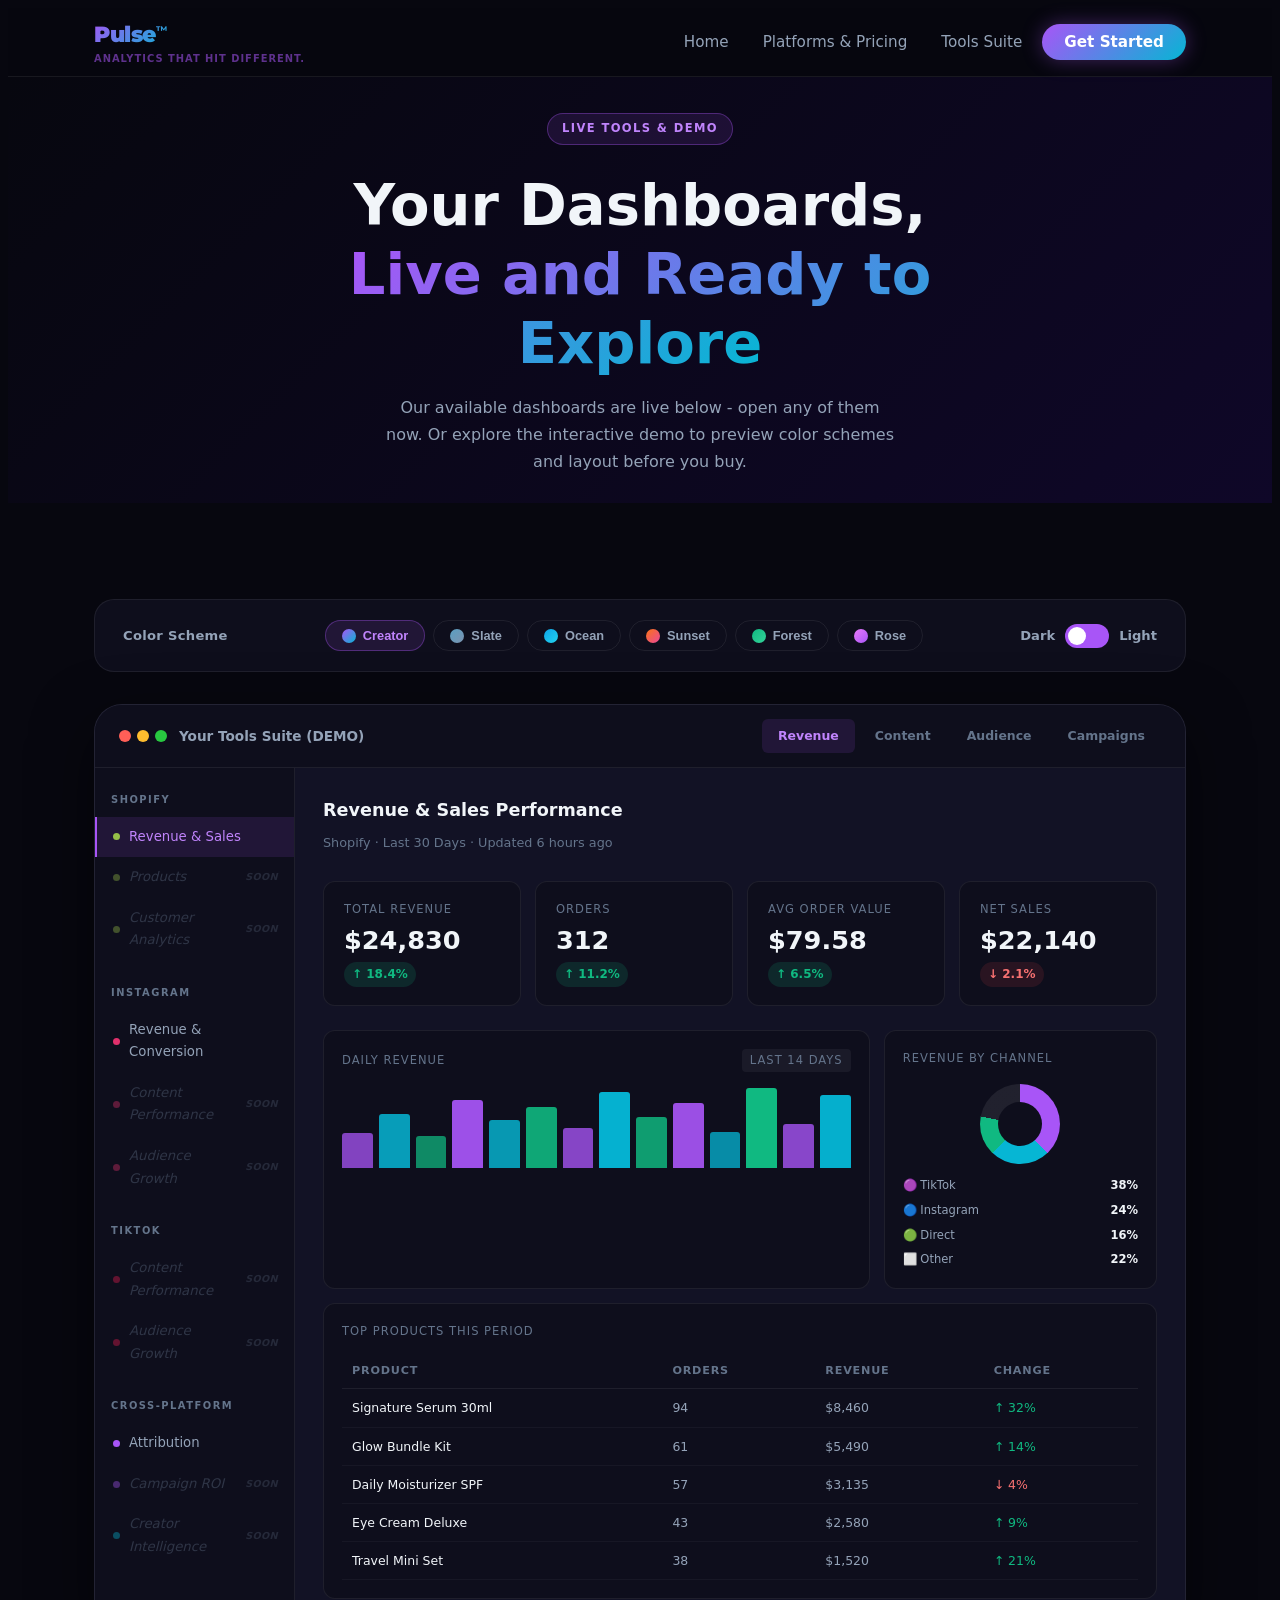
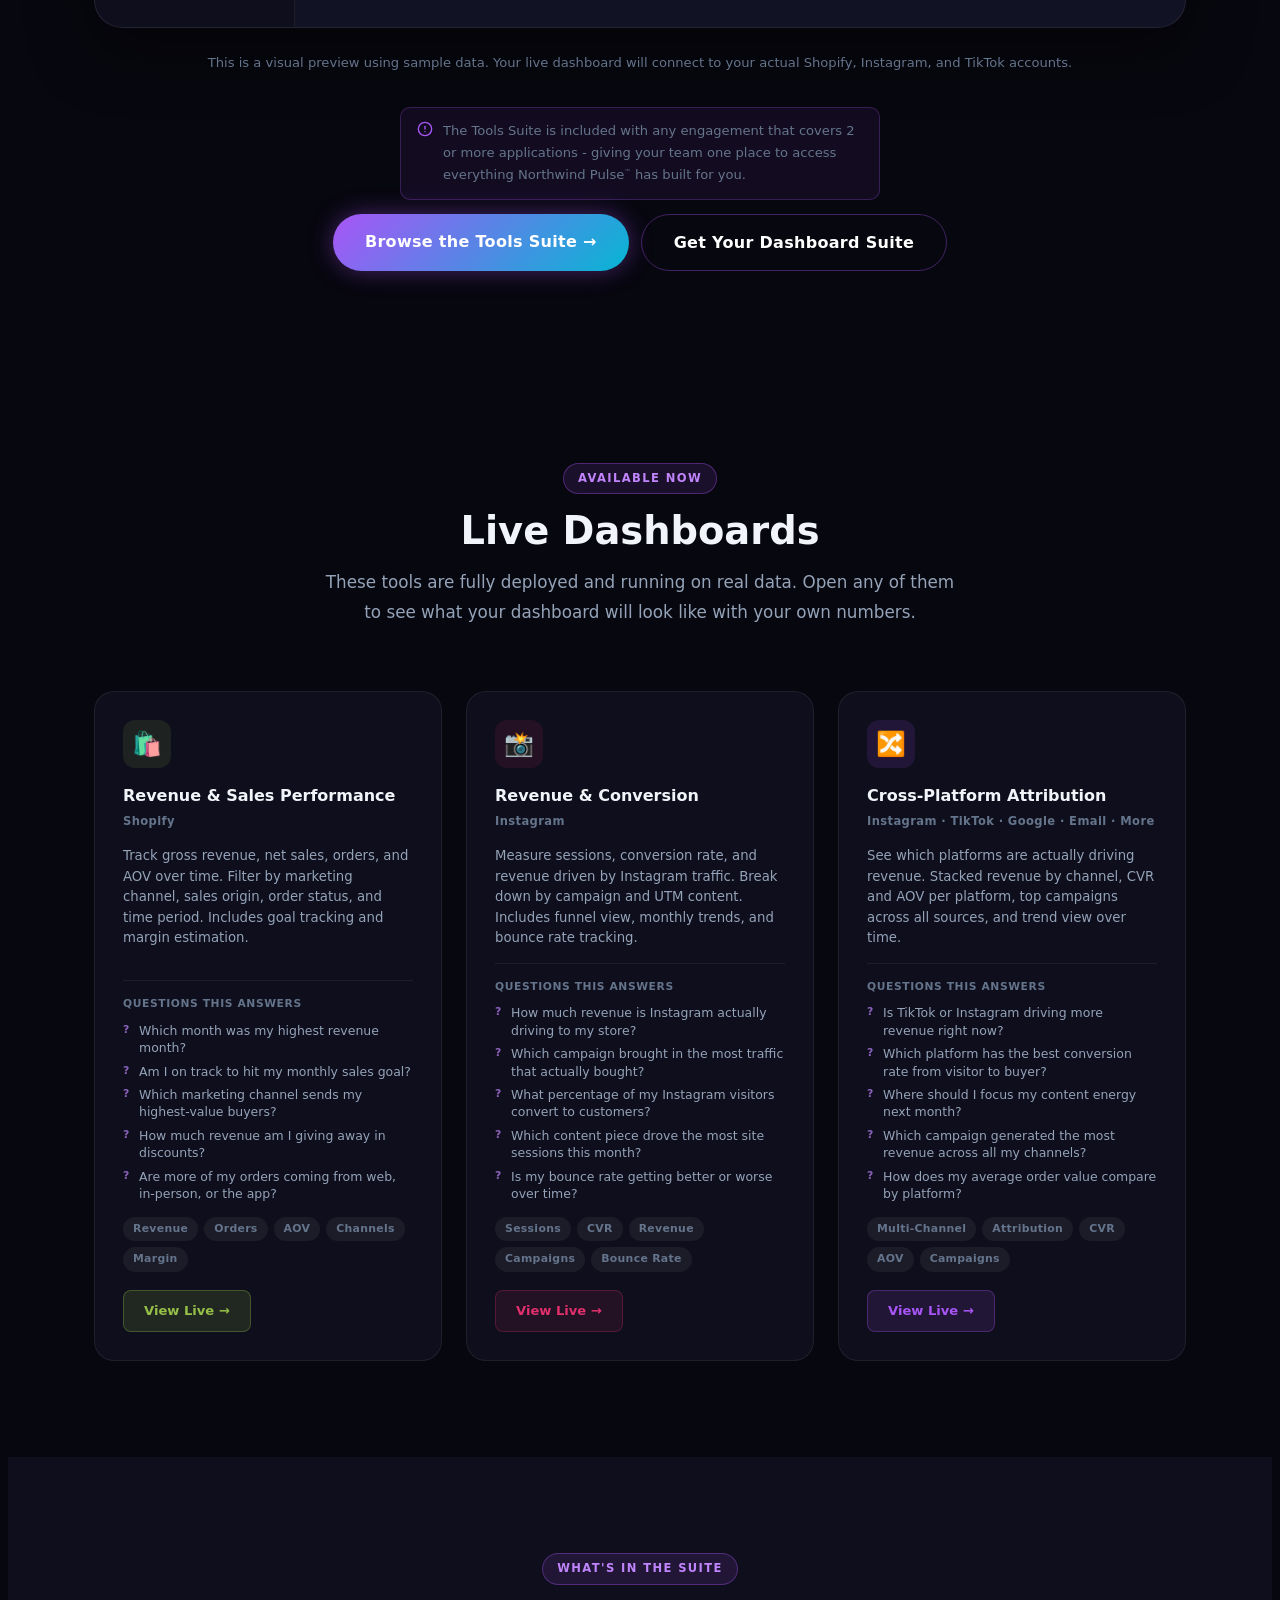
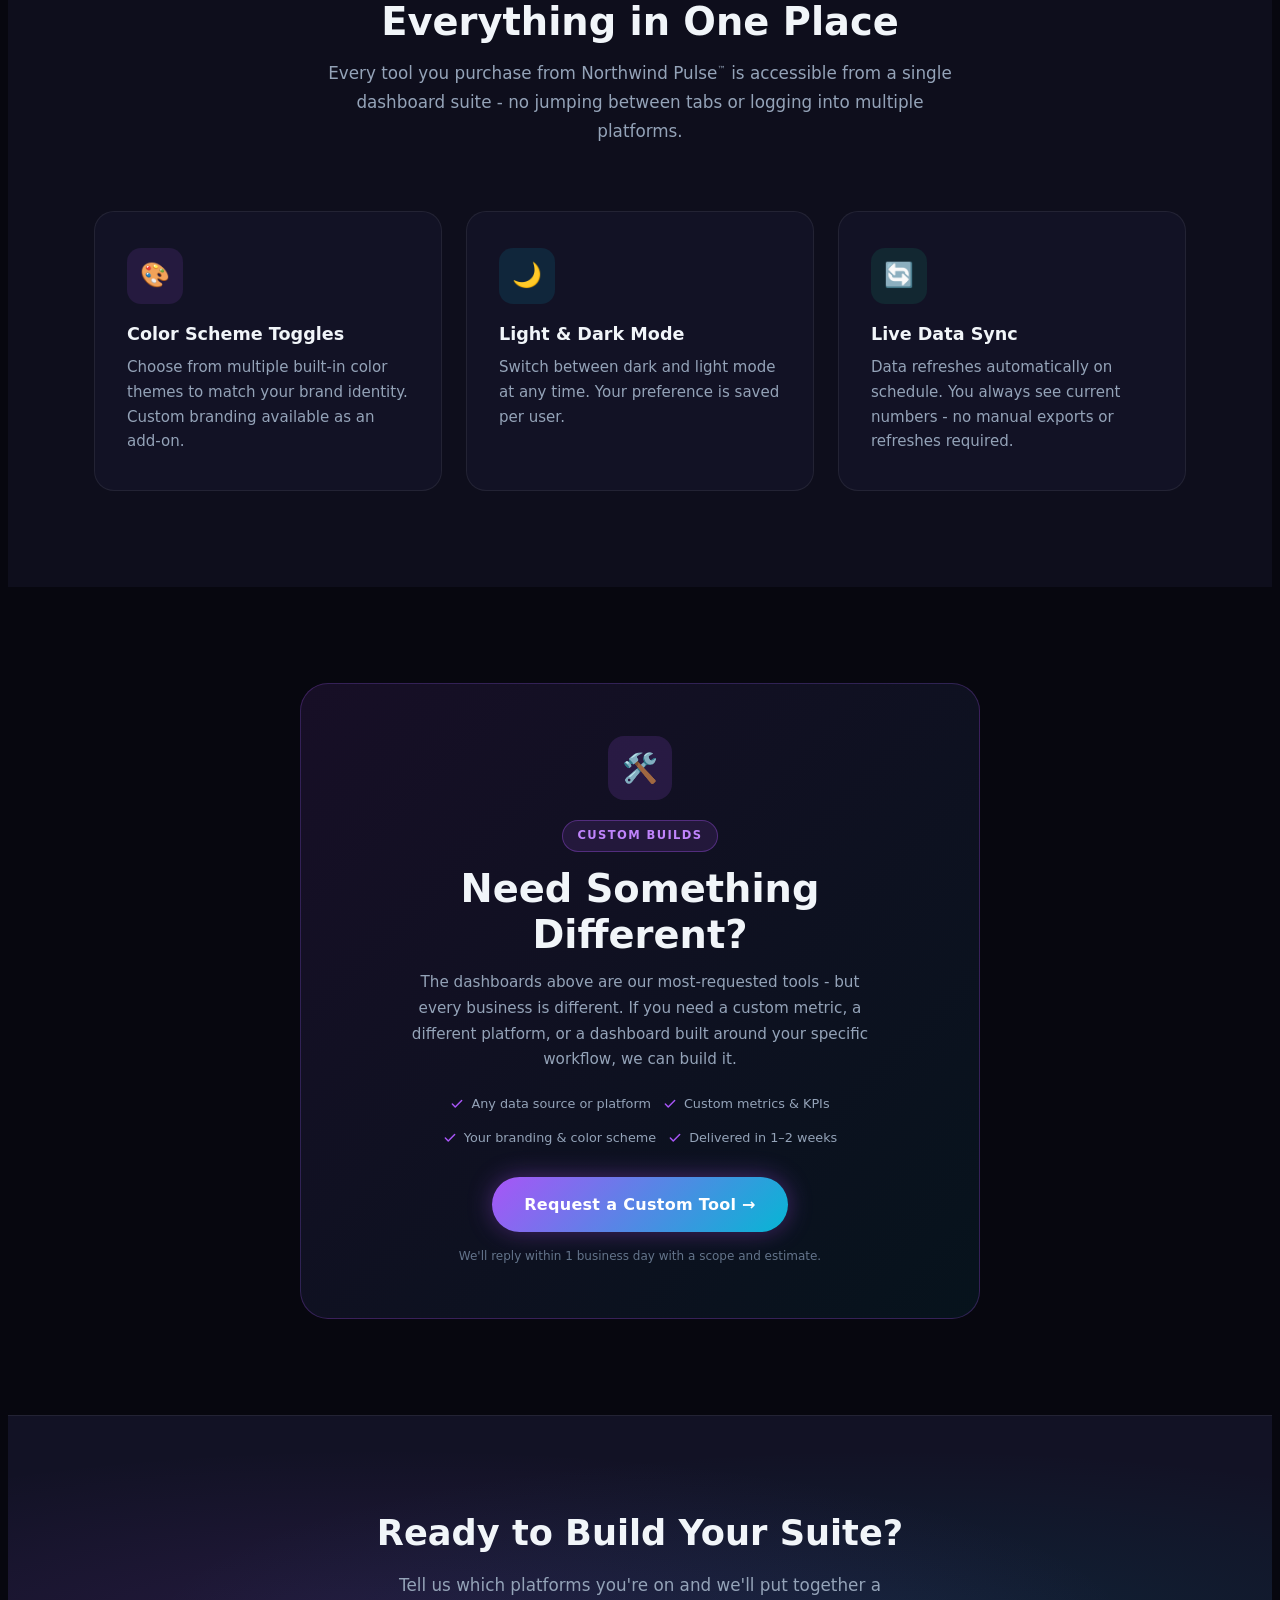
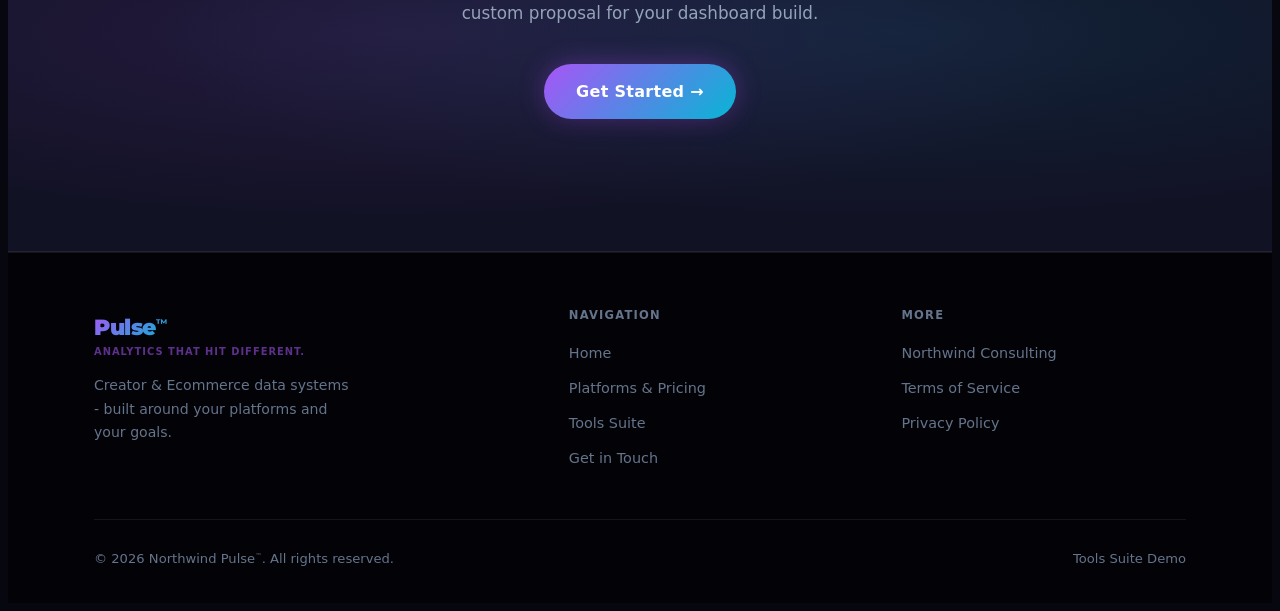
<file: tools.html>
<!--
  Copyright © 2026 Northwind Pulse™. All rights reserved.
  Unauthorized copying, reverse engineering, redistribution,
  or reproduction of this software is strictly prohibited.
  https://northwind-pulse.com/terms.html
-->
<!DOCTYPE html>
<html lang="en">
<head>
  <meta charset="UTF-8" />
  <meta name="viewport" content="width=device-width, initial-scale=1.0" />
  <title>Tools &amp; Live Dashboards - Northwind Pulse™</title>
  <meta name="description" content="Explore live Northwind Pulse™ dashboards for Shopify, Instagram, and cross-platform attribution - or request a custom tool built around your data." />
  <link rel="stylesheet" href="styles.css" />
  <style>
    .demo-hero {
      background: linear-gradient(135deg, #07070f 0%, #0f0728 100%);
      padding: 36px 0 28px;
      text-align: center;
    }
    .demo-controls {
      background: var(--cr-surface);
      border: 1px solid var(--cr-border);
      border-radius: var(--cr-radius-lg);
      padding: 20px 28px;
      display: flex;
      align-items: center;
      justify-content: space-between;
      flex-wrap: wrap;
      gap: 20px;
      margin-bottom: 32px;
    }
    .demo-controls-label { font-size: .82rem; font-weight: 600; color: var(--cr-text-muted); letter-spacing: .3px; }
    .demo-scheme-pills { display: flex; gap: 8px; flex-wrap: wrap; }
    .demo-scheme-pill {
      display: flex; align-items: center; gap: 7px;
      background: transparent; border: 1.5px solid var(--cr-border);
      border-radius: 100px; padding: 7px 16px;
      font-size: .8rem; font-weight: 600; color: var(--cr-text-muted);
      cursor: pointer; transition: all var(--cr-transition);
    }
    .demo-scheme-pill:hover  { border-color: var(--cr-border-glow); color: var(--cr-purple-light); }
    .demo-scheme-pill.active { background: var(--cr-purple-dim); border-color: var(--cr-border-glow); color: var(--cr-purple-light); }
    .demo-scheme-swatch { width: 14px; height: 14px; border-radius: 50%; flex-shrink: 0; }
    .demo-mode-toggle { display: flex; align-items: center; gap: 10px; font-size: .82rem; color: var(--cr-text-muted); font-weight: 600; }
    .toggle-switch {
      width: 44px; height: 24px; background: var(--cr-purple);
      border-radius: 100px; position: relative; cursor: pointer;
      transition: background var(--cr-transition);
    }
    .toggle-switch::after {
      content: ''; position: absolute; top: 3px; left: 3px;
      width: 18px; height: 18px; background: white;
      border-radius: 50%; transition: transform var(--cr-transition);
    }
    .toggle-switch.light-mode { background: var(--cr-text-dim); }
    .toggle-switch.light-mode::after { transform: translateX(20px); }
    .demo-chrome {
      background: var(--cr-card); border: 1px solid var(--cr-border);
      border-radius: var(--cr-radius-xl); overflow: hidden;
      box-shadow: 0 20px 60px rgba(0,0,0,.5);
    }
    .demo-topbar {
      background: var(--cr-surface); border-bottom: 1px solid var(--cr-border);
      padding: 14px 24px; display: flex; align-items: center; justify-content: space-between;
    }
    .demo-topbar-left { display: flex; align-items: center; gap: 12px; }
    .demo-dots { display: flex; gap: 6px; }
    .demo-dots span { width: 12px; height: 12px; border-radius: 50%; }
    .demo-dots span:nth-child(1) { background: #ff5f57; }
    .demo-dots span:nth-child(2) { background: #febc2e; }
    .demo-dots span:nth-child(3) { background: #28c840; }
    .demo-topbar-title { font-size: .85rem; font-weight: 700; color: var(--cr-text-muted); }
    .demo-topbar-tabs { display: flex; gap: 4px; }
    .demo-tab { padding: 6px 16px; border-radius: 6px; font-size: .78rem; font-weight: 600; color: var(--cr-text-dim); cursor: default; }
    .demo-tab.active { background: var(--cr-purple-dim); color: var(--cr-purple-light); }
    .demo-body { display: grid; grid-template-columns: 200px 1fr; min-height: 520px; }
    .demo-sidebar { background: rgba(0,0,0,.25); border-right: 1px solid var(--cr-border); padding: 24px 0; }
    .demo-sidebar-section { margin-bottom: 24px; }
    .demo-sidebar-heading { font-size: .62rem; letter-spacing: 1.5px; text-transform: uppercase; color: var(--cr-text-dim); font-weight: 700; padding: 0 16px 8px; }
    .demo-sidebar-item { display: flex; align-items: center; gap: 9px; padding: 9px 16px; font-size: .83rem; color: var(--cr-text-dim); cursor: default; border-left: 2px solid transparent; text-decoration: none; }
    .demo-sidebar-item.active { color: var(--cr-purple-light); border-left-color: var(--cr-purple); background: var(--cr-purple-dim); }
    .demo-sidebar-item.live { color: var(--cr-text-muted); cursor: pointer; }
    .demo-sidebar-item.live:hover { color: var(--cr-text); background: rgba(255,255,255,.04); border-left-color: rgba(255,255,255,.15); }
    .demo-sidebar-item.dim { opacity: .38; cursor: not-allowed; font-style: italic; }
    .demo-sidebar-item .item-dot { width: 7px; height: 7px; border-radius: 50%; flex-shrink: 0; }
    .demo-sidebar-item .item-cs { font-size: .6rem; font-weight: 700; letter-spacing: .4px; text-transform: uppercase; color: var(--cr-text-dim); margin-left: auto; opacity: .7; }
    .demo-main { padding: 28px; overflow: auto; }
    .demo-dash-title { font-size: 1.1rem; font-weight: 700; color: var(--cr-text); margin-bottom: 6px; }
    .demo-dash-sub { font-size: .8rem; color: var(--cr-text-dim); margin-bottom: 28px; }
    .demo-kpi-row { display: grid; grid-template-columns: repeat(4, 1fr); gap: 14px; margin-bottom: 24px; }
    .demo-chart-row { display: grid; grid-template-columns: 2fr 1fr; gap: 14px; margin-bottom: 14px; }
    .demo-chart-block { background: var(--cr-surface); border: 1px solid var(--cr-border); border-radius: var(--cr-radius); padding: 18px; }
    .demo-chart-label { font-size: .72rem; text-transform: uppercase; letter-spacing: 1px; color: var(--cr-text-dim); margin-bottom: 16px; display: flex; align-items: center; justify-content: space-between; }
    .demo-chart-period { font-size: .72rem; color: var(--cr-text-dim); background: rgba(255,255,255,.05); border-radius: 4px; padding: 2px 8px; }
    .demo-bars { display: flex; align-items: flex-end; gap: 6px; height: 80px; }
    .demo-bar { flex: 1; border-radius: 3px 3px 0 0; min-width: 8px; }
    .demo-donut-wrap { display: flex; align-items: center; justify-content: center; height: 80px; position: relative; }
    .demo-donut {
      width: 80px; height: 80px; border-radius: 50%;
      background: conic-gradient(var(--demo-accent1, #a855f7) 0% 38%, var(--demo-accent2, #06b6d4) 38% 62%, var(--demo-accent3, #10b981) 62% 78%, rgba(255,255,255,.08) 78% 100%);
      position: relative;
    }
    .demo-donut::after { content: ''; position: absolute; inset: 18px; background: var(--cr-surface); border-radius: 50%; }
    .demo-table { width: 100%; border-collapse: collapse; font-size: .78rem; }
    .demo-table th { text-align: left; padding: 8px 10px; color: var(--cr-text-dim); font-weight: 600; border-bottom: 1px solid var(--cr-border); font-size: .7rem; text-transform: uppercase; letter-spacing: .8px; }
    .demo-table td { padding: 8px 10px; border-bottom: 1px solid rgba(255,255,255,.04); color: var(--cr-text-muted); }
    .demo-table td:first-child { color: var(--cr-text); font-weight: 500; }
    .scheme-creator { --demo-accent1: #a855f7; --demo-accent2: #06b6d4; --demo-accent3: #10b981; }
    .scheme-slate   { --demo-accent1: #94a3b8; --demo-accent2: #64748b; --demo-accent3: #78909c; }
    .scheme-ocean   { --demo-accent1: #0ea5e9; --demo-accent2: #22d3ee; --demo-accent3: #38bdf8; }
    .scheme-sunset  { --demo-accent1: #f97316; --demo-accent2: #ec4899; --demo-accent3: #f59e0b; }
    .scheme-forest  { --demo-accent1: #10b981; --demo-accent2: #34d399; --demo-accent3: #6ee7b7; }
    .scheme-rose    { --demo-accent1: #e879f9; --demo-accent2: #a855f7; --demo-accent3: #818cf8; }
    .demo-chrome.light-mode-active {
      --cr-bg: #f7f8fa; --cr-surface: #ffffff; --cr-card: #ffffff;
      --cr-border: #e2e8f0; --cr-text: #1a2744; --cr-text-muted: #4a5568; --cr-text-dim: #718096;
      background: #f7f8fa;
    }
    .demo-chrome.light-mode-active .demo-sidebar { background: #eef0f4; }
    .demo-chrome.light-mode-active .demo-topbar  { background: #ffffff; }
    .demo-chrome.light-mode-active .demo-chart-block { background: #f0f2f5; }
    .demo-chrome.light-mode-active .demo-donut::after { background: #f0f2f5; }
    @media (max-width: 900px) {
      .demo-body { grid-template-columns: 1fr; }
      .demo-sidebar { display: none; }
      .demo-kpi-row { grid-template-columns: 1fr 1fr; }
      .demo-chart-row { grid-template-columns: 1fr; }
    }
    @media (max-width: 540px) {
      .demo-kpi-row { grid-template-columns: 1fr; }
      .demo-topbar-tabs { display: none; }
    }
    /* Live dashboard cards */
    .live-dash-grid {
      display: grid;
      grid-template-columns: repeat(3, 1fr);
      gap: 24px;
      margin-top: 40px;
    }
    .live-dash-card {
      background: var(--cr-surface);
      border: 1px solid var(--cr-border);
      border-radius: var(--cr-radius-lg);
      padding: 28px;
      display: flex;
      flex-direction: column;
      gap: 14px;
      transition: border-color var(--cr-transition), transform var(--cr-transition), box-shadow var(--cr-transition);
    }
    .live-dash-card:hover {
      border-color: var(--cr-border-glow);
      transform: translateY(-3px);
      box-shadow: 0 12px 32px rgba(0,0,0,.3);
    }
    .live-dash-card-icon {
      width: 48px; height: 48px;
      border-radius: 12px;
      display: flex; align-items: center; justify-content: center;
      font-size: 1.5rem; flex-shrink: 0;
    }
    .live-dash-card-title {
      font-size: 1rem; font-weight: 700; color: var(--cr-text); margin: 0;
    }
    .live-dash-card-desc {
      font-size: .83rem; color: var(--cr-text-muted); margin: 0;
      line-height: 1.55; flex: 1;
    }
    .live-dash-card-tags {
      display: flex; gap: 6px; flex-wrap: wrap;
    }
    .live-dash-card-tag {
      font-size: .68rem; font-weight: 600;
      padding: 3px 10px; border-radius: 100px;
      background: rgba(255,255,255,.06);
      color: var(--cr-text-dim); letter-spacing: .3px;
    }
    .live-dash-card-btn {
      display: inline-flex; align-items: center; gap: 6px;
      padding: 9px 20px; border-radius: 8px;
      font-size: .82rem; font-weight: 700;
      text-decoration: none;
      transition: opacity var(--cr-transition);
      margin-top: 4px; align-self: flex-start;
    }
    .live-dash-card-btn:hover { opacity: .85; }
    .live-dash-questions {
      margin: 0; padding: 0;
      display: flex; flex-direction: column; gap: 6px;
      border-top: 1px solid var(--cr-border);
      padding-top: 14px;
    }
    .live-dash-questions ul {
      list-style: none;
      margin: 0; padding: 0;
      display: flex; flex-direction: column; gap: 6px;
    }
    .live-dash-questions-label {
      font-size: .67rem; font-weight: 700; letter-spacing: .6px;
      text-transform: uppercase; color: var(--cr-text-dim);
      margin-bottom: 2px;
    }
    .live-dash-questions li {
      font-size: .78rem; color: var(--cr-text-muted);
      padding-left: 16px; position: relative; line-height: 1.4;
    }
    .live-dash-questions li::before {
      content: '?';
      position: absolute; left: 0;
      font-size: .68rem; font-weight: 800;
      color: var(--cr-purple-light); opacity: .7;
    }
    /* Request custom tool */
    .request-custom-wrap {
      background: linear-gradient(135deg, rgba(168,85,247,.1) 0%, rgba(6,182,212,.07) 100%);
      border: 1px solid rgba(168,85,247,.25);
      border-radius: var(--cr-radius-xl);
      padding: 52px 48px;
      text-align: center;
      max-width: 680px;
      margin: 0 auto;
    }
    .request-custom-icon {
      width: 64px; height: 64px;
      background: rgba(168,85,247,.15);
      border-radius: 16px;
      display: flex; align-items: center; justify-content: center;
      font-size: 1.8rem;
      margin: 0 auto 20px;
    }
    .request-custom-bullets {
      display: flex; gap: 12px; justify-content: center;
      flex-wrap: wrap; margin: 20px 0 28px;
    }
    .request-custom-bullet {
      display: flex; align-items: center; gap: 7px;
      font-size: .8rem; color: var(--cr-text-muted);
    }
    .request-custom-bullet svg { flex-shrink: 0; }
    @media (max-width: 900px) {
      .live-dash-grid { grid-template-columns: 1fr 1fr; }
    }
    @media (max-width: 600px) {
      .live-dash-grid { grid-template-columns: 1fr; }
      .request-custom-wrap { padding: 36px 24px; }
    }
  </style>
  <!-- Google tag (gtag.js) -->
  <script async src="https://www.googletagmanager.com/gtag/js?id=G-W8B4PX0EFW"></script>
  <script>
    window.dataLayer = window.dataLayer || [];
    function gtag(){dataLayer.push(arguments);}
    gtag('js', new Date());
    gtag('config', 'G-W8B4PX0EFW');
  </script>
</head>
<body class="creator-page">

  <nav class="cr-navbar">
    <div class="cr-container">
      <div class="cr-nav-inner">
        <a href="index.html" class="cr-nav-logo">
          
          <span class="cr-nav-logo-text">Pulse<sup style="font-size:0.5em;vertical-align:super;">™</sup></span><span class="cr-nav-logo-sub">Analytics that hit different.</span>
        </a>
        <button class="cr-nav-toggle" onclick="document.getElementById('crNav3').classList.toggle('open')">
          <span></span><span></span><span></span>
        </button>
        <ul class="cr-nav-links" id="crNav3">
          <li><a href="index.html">Home</a></li>
          <li><a href="services.html">Platforms &amp; Pricing</a></li>
          <li><a href="tools-suite.html">Tools Suite</a></li>
          <li><a href="contact.html" class="cr-nav-cta">Get Started</a></li>
        </ul>
      </div>
    </div>
  </nav>

  <section class="demo-hero">
    <div class="cr-container">
      <span class="cr-tag">Live Tools &amp; Demo</span>
      <h1 style="margin-top:12px;max-width:640px;margin-left:auto;margin-right:auto;">Your Dashboards,<br><span class="cr-gradient-text">Live and Ready to Explore</span></h1>
      <p style="color:var(--cr-text-muted);max-width:520px;margin:16px auto 0;font-size:1rem;">Our available dashboards are live below - open any of them now. Or explore the interactive demo to preview color schemes and layout before you buy.</p>
    </div>
  </section>

  <section class="cr-section">
    <div class="cr-container">

      <div class="demo-controls">
        <span class="demo-controls-label">Color Scheme</span>
        <div class="demo-scheme-pills">
          <button class="demo-scheme-pill active" onclick="setScheme('creator',this)">
            <div class="demo-scheme-swatch" style="background:linear-gradient(135deg,#a855f7,#06b6d4)"></div>Creator
          </button>
          <button class="demo-scheme-pill" onclick="setScheme('slate',this)">
            <div class="demo-scheme-swatch" style="background:linear-gradient(135deg,#5a9fc2,#7b93b0)"></div>Slate
          </button>
          <button class="demo-scheme-pill" onclick="setScheme('ocean',this)">
            <div class="demo-scheme-swatch" style="background:linear-gradient(135deg,#0ea5e9,#22d3ee)"></div>Ocean
          </button>
          <button class="demo-scheme-pill" onclick="setScheme('sunset',this)">
            <div class="demo-scheme-swatch" style="background:linear-gradient(135deg,#f97316,#ec4899)"></div>Sunset
          </button>
          <button class="demo-scheme-pill" onclick="setScheme('forest',this)">
            <div class="demo-scheme-swatch" style="background:linear-gradient(135deg,#10b981,#34d399)"></div>Forest
          </button>
          <button class="demo-scheme-pill" onclick="setScheme('rose',this)">
            <div class="demo-scheme-swatch" style="background:linear-gradient(135deg,#e879f9,#a855f7)"></div>Rose
          </button>
        </div>
        <div class="demo-mode-toggle">
          <span>Dark</span>
          <div class="toggle-switch" id="modeToggle" onclick="toggleMode()"></div>
          <span>Light</span>
        </div>
      </div>

      <div class="demo-chrome scheme-creator" id="dashChrome">
        <div class="demo-topbar">
          <div class="demo-topbar-left">
            <div class="demo-dots"><span></span><span></span><span></span></div>
            <span class="demo-topbar-title">Your Tools Suite (DEMO)</span>
          </div>
          <div class="demo-topbar-tabs">
            <div class="demo-tab active">Revenue</div>
            <div class="demo-tab">Content</div>
            <div class="demo-tab">Audience</div>
            <div class="demo-tab">Campaigns</div>
          </div>
        </div>
        <div class="demo-body">
          <div class="demo-sidebar">
            <div class="demo-sidebar-section">
              <div class="demo-sidebar-heading">Shopify</div>
              <a href="https://shopify-rev-tools.northwind-consulting.com" target="_blank" rel="noopener" class="demo-sidebar-item active"><div class="item-dot" style="background:#96bf48"></div> Revenue &amp; Sales</a>
              <div class="demo-sidebar-item dim"><div class="item-dot" style="background:#96bf48"></div> Products<span class="item-cs">Soon</span></div>
              <div class="demo-sidebar-item dim"><div class="item-dot" style="background:#96bf48"></div> Customer Analytics<span class="item-cs">Soon</span></div>
            </div>
            <div class="demo-sidebar-section">
              <div class="demo-sidebar-heading">Instagram</div>
              <a href="https://ig-rev-conversion-tools.northwind-consulting.com" target="_blank" rel="noopener" class="demo-sidebar-item live"><div class="item-dot" style="background:#e1306c"></div> Revenue &amp; Conversion</a>
              <div class="demo-sidebar-item dim"><div class="item-dot" style="background:#e1306c"></div> Content Performance<span class="item-cs">Soon</span></div>
              <div class="demo-sidebar-item dim"><div class="item-dot" style="background:#e1306c"></div> Audience Growth<span class="item-cs">Soon</span></div>
            </div>
            <div class="demo-sidebar-section">
              <div class="demo-sidebar-heading">TikTok</div>
              <div class="demo-sidebar-item dim"><div class="item-dot" style="background:#ee1d52"></div> Content Performance<span class="item-cs">Soon</span></div>
              <div class="demo-sidebar-item dim"><div class="item-dot" style="background:#ee1d52"></div> Audience Growth<span class="item-cs">Soon</span></div>
            </div>
            <div class="demo-sidebar-section">
              <div class="demo-sidebar-heading">Cross-Platform</div>
              <a href="https://xplat-tools.northwind-consulting.com" target="_blank" rel="noopener" class="demo-sidebar-item live"><div class="item-dot" style="background:#a855f7"></div> Attribution</a>
              <div class="demo-sidebar-item dim"><div class="item-dot" style="background:#a855f7"></div> Campaign ROI<span class="item-cs">Soon</span></div>
              <div class="demo-sidebar-item dim"><div class="item-dot" style="background:#06b6d4"></div> Creator Intelligence<span class="item-cs">Soon</span></div>
            </div>
          </div>
          <div class="demo-main">
            <div class="demo-dash-title">Revenue &amp; Sales Performance</div>
            <div class="demo-dash-sub">Shopify · Last 30 Days · Updated 6 hours ago</div>
            <div class="demo-kpi-row">
              <div class="cr-kpi-card">
                <span class="cr-kpi-label">Total Revenue</span>
                <span class="cr-kpi-value">$24,830</span>
                <span class="cr-kpi-change up">↑ 18.4%</span>
              </div>
              <div class="cr-kpi-card">
                <span class="cr-kpi-label">Orders</span>
                <span class="cr-kpi-value">312</span>
                <span class="cr-kpi-change up">↑ 11.2%</span>
              </div>
              <div class="cr-kpi-card">
                <span class="cr-kpi-label">Avg Order Value</span>
                <span class="cr-kpi-value">$79.58</span>
                <span class="cr-kpi-change up">↑ 6.5%</span>
              </div>
              <div class="cr-kpi-card">
                <span class="cr-kpi-label">Net Sales</span>
                <span class="cr-kpi-value">$22,140</span>
                <span class="cr-kpi-change down">↓ 2.1%</span>
              </div>
            </div>
            <div class="demo-chart-row">
              <div class="demo-chart-block">
                <div class="demo-chart-label">
                  <span>Daily Revenue</span>
                  <span class="demo-chart-period">Last 14 days</span>
                </div>
                <div class="demo-bars" id="barChart"></div>
              </div>
              <div class="demo-chart-block">
                <div class="demo-chart-label">Revenue by Channel</div>
                <div class="demo-donut-wrap"><div class="demo-donut" id="donutChart"></div></div>
                <div style="margin-top:12px;display:flex;flex-direction:column;gap:5px;">
                  <div style="display:flex;justify-content:space-between;font-size:.72rem;"><span style="color:var(--cr-text-muted)">🟣 TikTok</span><span style="color:var(--cr-text);font-weight:600;">38%</span></div>
                  <div style="display:flex;justify-content:space-between;font-size:.72rem;"><span style="color:var(--cr-text-muted)">🔵 Instagram</span><span style="color:var(--cr-text);font-weight:600;">24%</span></div>
                  <div style="display:flex;justify-content:space-between;font-size:.72rem;"><span style="color:var(--cr-text-muted)">🟢 Direct</span><span style="color:var(--cr-text);font-weight:600;">16%</span></div>
                  <div style="display:flex;justify-content:space-between;font-size:.72rem;"><span style="color:var(--cr-text-muted)">⬜ Other</span><span style="color:var(--cr-text);font-weight:600;">22%</span></div>
                </div>
              </div>
            </div>
            <div class="demo-chart-block">
              <div class="demo-chart-label" style="margin-bottom:12px;">Top Products This Period</div>
              <table class="demo-table">
                <thead><tr><th>Product</th><th>Orders</th><th>Revenue</th><th>Change</th></tr></thead>
                <tbody>
                  <tr><td>Signature Serum 30ml</td><td>94</td><td>$8,460</td><td style="color:#10b981">↑ 32%</td></tr>
                  <tr><td>Glow Bundle Kit</td><td>61</td><td>$5,490</td><td style="color:#10b981">↑ 14%</td></tr>
                  <tr><td>Daily Moisturizer SPF</td><td>57</td><td>$3,135</td><td style="color:#f87171">↓ 4%</td></tr>
                  <tr><td>Eye Cream Deluxe</td><td>43</td><td>$2,580</td><td style="color:#10b981">↑ 9%</td></tr>
                  <tr><td>Travel Mini Set</td><td>38</td><td>$1,520</td><td style="color:#10b981">↑ 21%</td></tr>
                </tbody>
              </table>
            </div>
          </div>
        </div>
      </div>

      <p style="text-align:center;margin-top:24px;font-size:.82rem;color:var(--cr-text-dim);">This is a visual preview using sample data. Your live dashboard will connect to your actual Shopify, Instagram, and TikTok accounts.</p>

      <div style="display:flex;flex-direction:column;align-items:center;gap:14px;margin-top:32px;">
        <div style="display:flex;align-items:flex-start;gap:10px;background:rgba(168,85,247,.08);border:1px solid rgba(168,85,247,.25);border-radius:10px;padding:12px 16px;max-width:480px;text-align:left;">
          <svg style="flex-shrink:0;margin-top:1px;" width="16" height="16" viewBox="0 0 24 24" fill="none" stroke="#a855f7" stroke-width="2" stroke-linecap="round" stroke-linejoin="round"><circle cx="12" cy="12" r="10"/><line x1="12" y1="8" x2="12" y2="12"/><line x1="12" y1="16" x2="12.01" y2="16"/></svg>
          <p style="font-size:.82rem;color:var(--cr-text-dim);margin:0;">The Tools Suite is included with any engagement that covers 2 or more applications - giving your team one place to access everything Northwind Pulse<sup style="font-size:0.5em;vertical-align:super;">™</sup> has built for you.</p>
        </div>
        <div style="display:flex;gap:12px;flex-wrap:wrap;justify-content:center;">
          <a href="tools-suite.html" class="cr-btn cr-btn-primary">Browse the Tools Suite →</a>
          <a href="contact.html" class="cr-btn cr-btn-outline">Get Your Dashboard Suite</a>
        </div>
      </div>

    </div>
  </section>

  <section class="cr-section">
    <div class="cr-container">
      <div class="cr-section-header">
        <span class="cr-tag">Available Now</span>
        <h2>Live Dashboards</h2>
        <p>These tools are fully deployed and running on real data. Open any of them to see what your dashboard will look like with your own numbers.</p>
      </div>
      <div class="live-dash-grid">

        <div class="live-dash-card">
          <div class="live-dash-card-icon" style="background:rgba(150,191,72,.12);">🛍️</div>
          <div>
            <div class="live-dash-card-title">Revenue &amp; Sales Performance</div>
            <div style="font-size:.72rem;color:var(--cr-text-dim);margin-top:3px;font-weight:600;letter-spacing:.4px;">Shopify</div>
          </div>
          <p class="live-dash-card-desc">Track gross revenue, net sales, orders, and AOV over time. Filter by marketing channel, sales origin, order status, and time period. Includes goal tracking and margin estimation.</p>
          <div class="live-dash-questions">
            <div class="live-dash-questions-label">Questions this answers</div>
            <ul>
              <li>Which month was my highest revenue month?</li>
              <li>Am I on track to hit my monthly sales goal?</li>
              <li>Which marketing channel sends my highest-value buyers?</li>
              <li>How much revenue am I giving away in discounts?</li>
              <li>Are more of my orders coming from web, in-person, or the app?</li>
            </ul>
          </div>
          <div class="live-dash-card-tags">
            <span class="live-dash-card-tag">Revenue</span>
            <span class="live-dash-card-tag">Orders</span>
            <span class="live-dash-card-tag">AOV</span>
            <span class="live-dash-card-tag">Channels</span>
            <span class="live-dash-card-tag">Margin</span>
          </div>
          <a href="https://shopify-rev-tools.northwind-consulting.com" target="_blank" rel="noopener noreferrer" class="live-dash-card-btn" style="background:rgba(150,191,72,.15);color:#96bf48;border:1px solid rgba(150,191,72,.3);">View Live →</a>
        </div>

        <div class="live-dash-card">
          <div class="live-dash-card-icon" style="background:rgba(225,48,108,.1);">📸</div>
          <div>
            <div class="live-dash-card-title">Revenue &amp; Conversion</div>
            <div style="font-size:.72rem;color:var(--cr-text-dim);margin-top:3px;font-weight:600;letter-spacing:.4px;">Instagram</div>
          </div>
          <p class="live-dash-card-desc">Measure sessions, conversion rate, and revenue driven by Instagram traffic. Break down by campaign and UTM content. Includes funnel view, monthly trends, and bounce rate tracking.</p>
          <div class="live-dash-questions">
            <div class="live-dash-questions-label">Questions this answers</div>
            <ul>
              <li>How much revenue is Instagram actually driving to my store?</li>
              <li>Which campaign brought in the most traffic that actually bought?</li>
              <li>What percentage of my Instagram visitors convert to customers?</li>
              <li>Which content piece drove the most site sessions this month?</li>
              <li>Is my bounce rate getting better or worse over time?</li>
            </ul>
          </div>
          <div class="live-dash-card-tags">
            <span class="live-dash-card-tag">Sessions</span>
            <span class="live-dash-card-tag">CVR</span>
            <span class="live-dash-card-tag">Revenue</span>
            <span class="live-dash-card-tag">Campaigns</span>
            <span class="live-dash-card-tag">Bounce Rate</span>
          </div>
          <a href="https://ig-rev-conversion-tools.northwind-consulting.com" target="_blank" rel="noopener noreferrer" class="live-dash-card-btn" style="background:rgba(225,48,108,.1);color:#e1306c;border:1px solid rgba(225,48,108,.25);">View Live →</a>
        </div>

        <div class="live-dash-card">
          <div class="live-dash-card-icon" style="background:rgba(168,85,247,.12);">🔀</div>
          <div>
            <div class="live-dash-card-title">Cross-Platform Attribution</div>
            <div style="font-size:.72rem;color:var(--cr-text-dim);margin-top:3px;font-weight:600;letter-spacing:.4px;">Instagram · TikTok · Google · Email · More</div>
          </div>
          <p class="live-dash-card-desc">See which platforms are actually driving revenue. Stacked revenue by channel, CVR and AOV per platform, top campaigns across all sources, and trend view over time.</p>
          <div class="live-dash-questions">
            <div class="live-dash-questions-label">Questions this answers</div>
            <ul>
              <li>Is TikTok or Instagram driving more revenue right now?</li>
              <li>Which platform has the best conversion rate from visitor to buyer?</li>
              <li>Where should I focus my content energy next month?</li>
              <li>Which campaign generated the most revenue across all my channels?</li>
              <li>How does my average order value compare by platform?</li>
            </ul>
          </div>
          <div class="live-dash-card-tags">
            <span class="live-dash-card-tag">Multi-Channel</span>
            <span class="live-dash-card-tag">Attribution</span>
            <span class="live-dash-card-tag">CVR</span>
            <span class="live-dash-card-tag">AOV</span>
            <span class="live-dash-card-tag">Campaigns</span>
          </div>
          <a href="https://xplat-tools.northwind-consulting.com" target="_blank" rel="noopener noreferrer" class="live-dash-card-btn" style="background:rgba(168,85,247,.12);color:#a855f7;border:1px solid rgba(168,85,247,.3);">View Live →</a>
        </div>

      </div>
    </div>
  </section>

  <section class="cr-section cr-section-alt">
    <div class="cr-container">
      <div class="cr-section-header">
        <span class="cr-tag">What's in the Suite</span>
        <h2>Everything in One Place</h2>
        <p>Every tool you purchase from Northwind Pulse<sup style="font-size:0.5em;vertical-align:super;">™</sup> is accessible from a single dashboard suite - no jumping between tabs or logging into multiple platforms.</p>
      </div>
      <div class="cr-props-grid">
        <div class="cr-prop-card">
          <div class="cr-prop-icon" style="background:rgba(168,85,247,.12);">🎨</div>
          <h3>Color Scheme Toggles</h3>
          <p>Choose from multiple built-in color themes to match your brand identity. Custom branding available as an add-on.</p>
        </div>
        <div class="cr-prop-card">
          <div class="cr-prop-icon" style="background:rgba(6,182,212,.12);">🌙</div>
          <h3>Light &amp; Dark Mode</h3>
          <p>Switch between dark and light mode at any time. Your preference is saved per user.</p>
        </div>
        <div class="cr-prop-card">
          <div class="cr-prop-icon" style="background:rgba(16,185,129,.12);">🔄</div>
          <h3>Live Data Sync</h3>
          <p>Data refreshes automatically on schedule. You always see current numbers - no manual exports or refreshes required.</p>
        </div>
      </div>
    </div>
  </section>

  <section class="cr-section">
    <div class="cr-container">
      <div class="request-custom-wrap">
        <div class="request-custom-icon">🛠️</div>
        <span class="cr-tag" style="display:inline-block;margin-bottom:14px;">Custom Builds</span>
        <h2 style="margin:0 0 12px;">Need Something Different?</h2>
        <p style="color:var(--cr-text-muted);font-size:.95rem;margin:0 0 4px;max-width:480px;margin-left:auto;margin-right:auto;">The dashboards above are our most-requested tools - but every business is different. If you need a custom metric, a different platform, or a dashboard built around your specific workflow, we can build it.</p>
        <div class="request-custom-bullets">
          <div class="request-custom-bullet">
            <svg width="14" height="14" viewBox="0 0 24 24" fill="none" stroke="#a855f7" stroke-width="2.5" stroke-linecap="round" stroke-linejoin="round"><polyline points="20 6 9 17 4 12"/></svg>
            Any data source or platform
          </div>
          <div class="request-custom-bullet">
            <svg width="14" height="14" viewBox="0 0 24 24" fill="none" stroke="#a855f7" stroke-width="2.5" stroke-linecap="round" stroke-linejoin="round"><polyline points="20 6 9 17 4 12"/></svg>
            Custom metrics &amp; KPIs
          </div>
          <div class="request-custom-bullet">
            <svg width="14" height="14" viewBox="0 0 24 24" fill="none" stroke="#a855f7" stroke-width="2.5" stroke-linecap="round" stroke-linejoin="round"><polyline points="20 6 9 17 4 12"/></svg>
            Your branding &amp; color scheme
          </div>
          <div class="request-custom-bullet">
            <svg width="14" height="14" viewBox="0 0 24 24" fill="none" stroke="#a855f7" stroke-width="2.5" stroke-linecap="round" stroke-linejoin="round"><polyline points="20 6 9 17 4 12"/></svg>
            Delivered in 1–2 weeks
          </div>
        </div>
        <a href="contact.html?subject=custom-tool" class="cr-btn cr-btn-primary">Request a Custom Tool →</a>
        <p style="font-size:.75rem;color:var(--cr-text-dim);margin:14px 0 0;">We'll reply within 1 business day with a scope and estimate.</p>
      </div>
    </div>
  </section>

  <section class="cr-cta-banner">
    <div class="cr-container" style="position:relative;z-index:1;">
      <h2>Ready to Build Your Suite?</h2>
      <p>Tell us which platforms you're on and we'll put together a custom proposal for your dashboard build.</p>
      <a href="contact.html" class="cr-btn cr-btn-primary">Get Started →</a>
    </div>
  </section>

  <footer class="cr-footer">
    <div class="cr-container">
      <div class="cr-footer-inner">
        <div class="cr-footer-brand">
          <a href="index.html" class="cr-nav-logo">
            
            <span class="cr-nav-logo-text">Pulse<sup style="font-size:0.5em;vertical-align:super;">™</sup></span><span class="cr-nav-logo-sub">Analytics that hit different.</span>
          </a>
          <p>Creator &amp; Ecommerce data systems - built around your platforms and your goals.</p>
        </div>
        <div class="cr-footer-col">
          <h4>Navigation</h4>
          <ul>
            <li><a href="index.html">Home</a></li>
            <li><a href="services.html">Platforms &amp; Pricing</a></li>
            <li><a href="tools-suite.html">Tools Suite</a></li>
            <li><a href="contact.html">Get in Touch</a></li>
          </ul>
        </div>
        <div class="cr-footer-col">
          <h4>More</h4>
          <ul>
            <li><a href="https://northwind-consulting.com" target="_blank" rel="noopener noreferrer">Northwind Consulting</a></li>
            <li><a href="terms.html">Terms of Service</a></li>
            <li><a href="privacy.html">Privacy Policy</a></li>
          </ul>
        </div>
      </div>
      <div class="cr-footer-bottom">
        <span>&copy; <span id="year"></span> Northwind Pulse<sup style="font-size:0.5em;vertical-align:super;">™</sup>. All rights reserved.</span>
        <span>Tools Suite Demo</span>
      </div>
    </div>
  </footer>

  <script>
    document.getElementById('year').textContent = new Date().getFullYear();
    const schemeColors = {
      creator: ['#a855f7','#06b6d4','#10b981'],
      slate:   ['#94a3b8','#64748b','#78909c'],
      ocean:   ['#0ea5e9','#22d3ee','#38bdf8'],
      sunset:  ['#f97316','#ec4899','#f59e0b'],
      forest:  ['#10b981','#34d399','#6ee7b7'],
      rose:    ['#e879f9','#a855f7','#818cf8'],
    };
    let currentScheme = 'creator';
    let isDark = true;

    function setScheme(scheme, btn) {
      currentScheme = scheme;
      const chrome = document.getElementById('dashChrome');
      chrome.className = chrome.className.replace(/scheme-\w+/, '') + ' scheme-' + scheme;
      document.querySelectorAll('.demo-scheme-pill').forEach(p => p.classList.remove('active'));
      btn.classList.add('active');
      renderBars();
    }

    function toggleMode() {
      isDark = !isDark;
      const toggle = document.getElementById('modeToggle');
      const chrome = document.getElementById('dashChrome');
      if (isDark) {
        toggle.classList.remove('light-mode');
        chrome.classList.remove('light-mode-active');
      } else {
        toggle.classList.add('light-mode');
        chrome.classList.add('light-mode-active');
      }
    }

    function renderBars() {
      const vals = [42,65,38,81,57,73,48,90,61,78,44,95,52,87];
      const max  = Math.max(...vals);
      const colors = schemeColors[currentScheme];
      const container = document.getElementById('barChart');
      container.innerHTML = vals.map((v, i) => {
        const h = Math.round((v / max) * 100);
        const c = colors[i % colors.length];
        return `<div class="demo-bar" style="height:${h}%;background:${c};opacity:${0.55 + (h/100)*0.45}" title="Day ${i+1}: $${(v * 280).toLocaleString()}"></div>`;
      }).join('');
    }
    renderBars();
  </script>
</body>
</html>
</file>
<file: styles.css>
/*
 * Copyright © 2026 Northwind Pulse. All rights reserved.
 * Unauthorized copying, reverse engineering, or redistribution
 * of this software is strictly prohibited.
 * https://northwind-pulse.com/terms.html
 */

/* ============================================================
   Northwind Pulse — Creator & Ecommerce Theme
   styles.css  |  Dark Mode with color pops
   ============================================================ */

@import url('https://fonts.googleapis.com/css2?family=Montserrat:wght@900&display=swap');

/* ---------- Creator Variables ---------- */
:root {
  --cr-bg:           #07070f;
  --cr-surface:      #0e0e1c;
  --cr-card:         #121225;
  --cr-card-hover:   #191932;
  --cr-border:       rgba(255,255,255,.07);
  --cr-border-glow:  rgba(168,85,247,.35);
  --cr-border-cyan:  rgba(6,182,212,.35);

  --cr-purple:       #a855f7;
  --cr-purple-light: #c084fc;
  --cr-purple-dim:   rgba(168,85,247,.12);
  --cr-cyan:         #06b6d4;
  --cr-cyan-light:   #22d3ee;
  --cr-cyan-dim:     rgba(6,182,212,.12);
  --cr-pink:         #ec4899;
  --cr-pink-dim:     rgba(236,72,153,.12);
  --cr-orange:       #f97316;
  --cr-orange-dim:   rgba(249,115,22,.12);
  --cr-green:        #10b981;
  --cr-green-dim:    rgba(16,185,129,.12);
  --cr-shopify:      #96bf48;
  --cr-ig:           #e1306c;
  --cr-tt:           #ee1d52;

  --cr-text:         #f1f5f9;
  --cr-text-muted:   #94a3b8;
  --cr-text-dim:     #64748b;
  --cr-white:        #ffffff;

  --cr-gradient:      linear-gradient(135deg, #a855f7 0%, #06b6d4 100%);
  --cr-gradient-warm: linear-gradient(135deg, #ec4899 0%, #f97316 100%);
  --cr-gradient-hero: linear-gradient(135deg, #07070f 0%, #0f0728 50%, #071520 100%);

  --cr-shadow-purple: 0 0 40px rgba(168,85,247,.18), 0 4px 20px rgba(0,0,0,.4);
  --cr-shadow-cyan:   0 0 40px rgba(6,182,212,.18), 0 4px 20px rgba(0,0,0,.4);
  --cr-shadow-card:   0 4px 24px rgba(0,0,0,.5);

  --cr-radius:    12px;
  --cr-radius-lg: 20px;
  --cr-radius-xl: 28px;
  --cr-transition: 0.22s ease;
  --cr-max-w: 1140px;
}

/* ---------- Base Reset for Creator Pages ---------- */
.creator-page *,
.creator-page *::before,
.creator-page *::after {
  box-sizing: border-box;
  margin: 0;
  padding: 0;
}

.creator-page {
  font-family: 'Segoe UI', system-ui, -apple-system, sans-serif;
  font-size: 16px;
  line-height: 1.7;
  color: var(--cr-text);
  background: var(--cr-bg);
  min-height: 100vh;
}

.creator-page img  { max-width: 100%; display: block; }
.creator-page p    { color: var(--cr-text-muted); }
.creator-page a    { color: var(--cr-cyan); text-decoration: none; transition: color var(--cr-transition); }
.creator-page a:hover { color: var(--cr-cyan-light); }
.creator-page .cr-btn { color: #ffffff; }
.creator-page .cr-btn:hover { color: #ffffff; }

.creator-page h1, .creator-page h2,
.creator-page h3, .creator-page h4 {
  font-weight: 700;
  line-height: 1.2;
  color: var(--cr-text);
}

.creator-page h1 { font-size: clamp(2.2rem, 5vw, 3.6rem); }
.creator-page h2 { font-size: clamp(1.7rem, 3vw, 2.4rem); }
.creator-page h3 { font-size: 1.2rem; }

/* ---------- Container ---------- */
.cr-container {
  width: 100%;
  max-width: var(--cr-max-w);
  margin: 0 auto;
  padding: 0 24px;
}

/* ---------- Gradient Text ---------- */
.cr-gradient-text {
  background: var(--cr-gradient);
  -webkit-background-clip: text;
  -webkit-text-fill-color: transparent;
  background-clip: text;
}

.cr-gradient-text-warm {
  background: var(--cr-gradient-warm);
  -webkit-background-clip: text;
  -webkit-text-fill-color: transparent;
  background-clip: text;
}

/* ---------- Section Tag ---------- */
.cr-tag {
  display: inline-block;
  background: var(--cr-purple-dim);
  color: var(--cr-purple-light);
  border: 1px solid var(--cr-border-glow);
  font-size: .72rem;
  font-weight: 700;
  letter-spacing: 1.4px;
  text-transform: uppercase;
  padding: 5px 14px;
  border-radius: 100px;
  margin-bottom: 14px;
}

.cr-tag-cyan {
  background: var(--cr-cyan-dim);
  color: var(--cr-cyan-light);
  border-color: var(--cr-border-cyan);
}

/* ---------- Buttons ---------- */
.cr-btn {
  display: inline-block;
  padding: 14px 32px;
  border-radius: 100px;
  font-size: 1rem;
  font-weight: 700;
  cursor: pointer;
  border: none;
  transition: all var(--cr-transition);
  text-align: center;
  letter-spacing: .3px;
  text-decoration: none;
}

.cr-btn-primary {
  background: var(--cr-gradient);
  color: var(--cr-white);
  box-shadow: 0 0 24px rgba(168,85,247,.4), 0 4px 16px rgba(0,0,0,.3);
}
.cr-btn-primary:hover {
  transform: translateY(-2px);
  box-shadow: 0 0 40px rgba(168,85,247,.55), 0 8px 24px rgba(0,0,0,.4);
  color: var(--cr-white);
}

.cr-btn-outline {
  background: transparent;
  border: 1.5px solid var(--cr-border-glow);
  color: #ffffff;
}
.cr-btn-outline:hover {
  background: var(--cr-purple-dim);
  border-color: var(--cr-purple);
  color: #ffffff;
  transform: translateY(-2px);
}

.cr-btn-ghost {
  background: rgba(255,255,255,.06);
  border: 1px solid var(--cr-border);
  color: var(--cr-text);
}
.cr-btn-ghost:hover {
  background: rgba(255,255,255,.1);
  color: var(--cr-text);
  transform: translateY(-2px);
}

/* ---------- Navigation ---------- */
.cr-navbar {
  background: rgba(7,7,15,.92);
  backdrop-filter: blur(16px);
  -webkit-backdrop-filter: blur(16px);
  border-bottom: 1px solid var(--cr-border);
  position: sticky;
  top: 0;
  z-index: 100;
}

.cr-nav-inner {
  display: flex;
  align-items: center;
  justify-content: space-between;
  height: 68px;
}

.cr-nav-logo {
  display: flex;
  flex-direction: column;
  align-items: flex-start;
  gap: 0;
  text-decoration: none;
  flex-shrink: 0;
}

.cr-nav-logo .logo-wrap {
  background: rgba(255,255,255,.08);
  border: 1px solid var(--cr-border);
  border-radius: 10px;
  padding: 6px;
}

.cr-nav-logo .logo-wrap img {
  height: 40px;
  width: auto;
}

.cr-nav-logo-text {
  font-family: 'Montserrat', 'Segoe UI', system-ui, sans-serif;
  font-size: 1.35rem;
  font-weight: 900;
  background: var(--cr-gradient);
  -webkit-background-clip: text;
  -webkit-text-fill-color: transparent;
  background-clip: text;
  white-space: nowrap;
  letter-spacing: -0.5px;
}

.cr-hero-tagline {
  font-family: 'Montserrat', 'Segoe UI', system-ui, sans-serif;
  font-size: 1.1rem;
  font-weight: 900;
  letter-spacing: 0.04em;
  text-transform: uppercase;
  color: var(--cr-text-dim);
  margin-bottom: 16px;
}

.cr-section-catchphrase {
  font-family: 'Montserrat', 'Segoe UI', system-ui, sans-serif;
  font-size: 1rem;
  font-weight: 900;
  letter-spacing: 0.06em;
  text-transform: uppercase;
  color: var(--cr-text-dim);
  margin-bottom: 12px;
}

.cr-nav-logo-sub {
  display: block;
  font-size: 0.62rem;
  font-weight: 700;
  letter-spacing: 0.1em;
  text-transform: uppercase;
  color: rgba(168, 85, 247, 0.55);
  margin-top: -2px;
  white-space: nowrap;
}

.cr-nav-logo-text sup,
.cr-nav-logo-text .tm {
  font-size: 0.55em;
  font-weight: 700;
  vertical-align: super;
}

.cr-nav-logo-dot {
  display: inline-block;
  width: 5px;
  height: 5px;
  border-radius: 50%;
  background: var(--cr-gradient);
  margin-left: 2px;
  vertical-align: middle;
  position: relative;
  top: 2px;
}

.cr-nav-links {
  display: flex;
  align-items: center;
  gap: 6px;
  list-style: none;
}

.cr-nav-links a {
  color: var(--cr-text-muted);
  font-weight: 500;
  padding: 8px 14px;
  border-radius: 8px;
  transition: all var(--cr-transition);
  font-size: .95rem;
  text-decoration: none;
}
.cr-nav-links a:hover,
.cr-nav-links a.active {
  color: var(--cr-text);
  background: rgba(255,255,255,.06);
}

.cr-nav-cta {
  background: var(--cr-gradient) !important;
  color: var(--cr-white) !important;
  border-radius: 100px !important;
  padding: 9px 22px !important;
  font-weight: 700 !important;
  box-shadow: 0 0 20px rgba(168,85,247,.35);
}
.cr-nav-cta:hover {
  box-shadow: 0 0 32px rgba(168,85,247,.55) !important;
  transform: translateY(-1px);
  color: var(--cr-white) !important;
}

/* Hamburger */
.cr-nav-toggle {
  display: none;
  flex-direction: column;
  gap: 5px;
  cursor: pointer;
  padding: 6px;
  border: none;
  background: transparent;
}
.cr-nav-toggle span {
  display: block;
  width: 24px;
  height: 2px;
  background: var(--cr-text-muted);
  border-radius: 2px;
  transition: all var(--cr-transition);
}

/* ---------- Hero ---------- */
.cr-hero {
  background: var(--cr-gradient-hero);
  position: relative;
  overflow: hidden;
  padding: 110px 0 100px;
  text-align: center;
}

.cr-hero::before {
  content: '';
  position: absolute;
  inset: 0;
  background:
    radial-gradient(ellipse at 20% 50%, rgba(168,85,247,.18) 0%, transparent 55%),
    radial-gradient(ellipse at 80% 30%, rgba(6,182,212,.14) 0%, transparent 55%);
  pointer-events: none;
}

.cr-hero::after {
  content: '';
  position: absolute;
  bottom: -1px;
  left: 0; right: 0;
  height: 80px;
  background: linear-gradient(to bottom, transparent, var(--cr-bg));
  pointer-events: none;
}

.cr-hero-eyebrow {
  display: inline-flex;
  align-items: center;
  gap: 8px;
  background: rgba(168,85,247,.12);
  border: 1px solid var(--cr-border-glow);
  border-radius: 100px;
  padding: 6px 18px;
  font-size: .78rem;
  font-weight: 700;
  letter-spacing: 1.2px;
  text-transform: uppercase;
  color: var(--cr-purple-light);
  margin-bottom: 28px;
}

.cr-hero h1 {
  max-width: 820px;
  margin: 0 auto 24px;
  letter-spacing: -.5px;
}

.cr-hero-sub {
  font-size: 1.15rem;
  color: var(--cr-text-muted);
  max-width: 600px;
  margin: 0 auto 48px;
  line-height: 1.75;
}

.cr-hero-actions {
  display: flex;
  gap: 16px;
  justify-content: center;
  flex-wrap: wrap;
}

/* ---------- Sections ---------- */
.cr-section {
  padding: 96px 0;
  position: relative;
}

.cr-section-alt {
  background: var(--cr-surface);
}

.cr-section-header {
  text-align: center;
  max-width: 640px;
  margin: 0 auto 64px;
}

.cr-section-header p {
  margin-top: 14px;
  font-size: 1.05rem;
  line-height: 1.75;
}

/* ---------- Value Prop Cards ---------- */
.cr-props-grid {
  display: grid;
  grid-template-columns: repeat(3, 1fr);
  gap: 24px;
}

.cr-prop-card {
  background: var(--cr-card);
  border: 1px solid var(--cr-border);
  border-radius: var(--cr-radius-lg);
  padding: 36px 32px;
  transition: all var(--cr-transition);
}
.cr-prop-card:hover {
  border-color: var(--cr-border-glow);
  box-shadow: var(--cr-shadow-purple);
}

.cr-prop-icon {
  width: 56px;
  height: 56px;
  border-radius: 14px;
  display: flex;
  align-items: center;
  justify-content: center;
  font-size: 1.5rem;
  margin-bottom: 20px;
}

.cr-prop-card h3 { font-size: 1.1rem; margin-bottom: 10px; }
.cr-prop-card p  { font-size: .94rem; line-height: 1.65; }

/* ---------- Platform Cards ---------- */
.cr-platforms-grid {
  display: grid;
  grid-template-columns: repeat(3, 1fr);
  grid-template-rows: auto auto auto auto auto;
  column-gap: 28px;
  row-gap: 0;
}

.cr-platform-card {
  background: var(--cr-card);
  border: 1px solid var(--cr-border);
  border-radius: var(--cr-radius-xl);
  overflow: hidden;
  display: grid;
  grid-row: span 5;
  grid-template-rows: subgrid;
  transition: all var(--cr-transition);
}
.cr-platform-card:hover {
  transform: translateY(-6px);
  box-shadow: var(--cr-shadow-card);
}

.cr-platform-card.shopify:hover,
.cr-platform-card.instagram:hover,
.cr-platform-card.tiktok:hover { border-color: rgba(168,85,247,.5); box-shadow: 0 0 40px rgba(168,85,247,.15), var(--cr-shadow-card); }

.cr-platform-header {
  padding: 28px 28px 20px;
  border-bottom: 1px solid var(--cr-border);
}

.cr-platform-badge {
  display: inline-flex;
  align-items: center;
  gap: 9px;
  font-size: 1rem;
  font-weight: 800;
  letter-spacing: -.2px;
  margin-bottom: 8px;
}

.cr-platform-badge .badge-icon {
  width: 36px;
  height: 36px;
  border-radius: 10px;
  display: flex;
  align-items: center;
  justify-content: center;
  font-size: 1.1rem;
  flex-shrink: 0;
}

.shopify .badge-icon  { background: rgba(150,191,72,.2);  color: var(--cr-shopify); }
.instagram .badge-icon{ background: rgba(225,48,108,.15); color: var(--cr-ig); }
.tiktok .badge-icon   { background: rgba(238,29,82,.15);  color: var(--cr-tt); }

.cr-platform-tagline {
  font-size: .88rem;
  color: var(--cr-text-dim);
  font-style: italic;
}

.cr-data-section {
  padding: 20px 28px;
  border-bottom: 1px solid var(--cr-border);
}

.cr-core-custom {
  padding: 20px 28px;
  display: flex;
  flex-direction: column;
  gap: 12px;
}

.cr-data-section h5 {
  font-size: .7rem;
  letter-spacing: 1.3px;
  text-transform: uppercase;
  font-weight: 700;
  margin-bottom: 10px;
}
.shopify  .cr-data-section h5,
.instagram .cr-data-section h5,
.tiktok   .cr-data-section h5 { color: var(--cr-text); }

.cr-data-section ul {
  list-style: none;
  display: flex;
  flex-direction: column;
  gap: 5px;
}
.cr-data-section li {
  font-size: .83rem;
  color: var(--cr-text-muted);
  padding-left: 14px;
  position: relative;
  line-height: 1.5;
}
.cr-data-section li::before {
  content: '·';
  position: absolute;
  left: 0;
  color: var(--cr-text-dim);
  font-weight: 900;
}

.cr-caveat {
  display: flex;
  align-items: flex-start;
  gap: 8px;
  background: rgba(249,115,22,.08);
  border: 1px solid rgba(249,115,22,.25);
  border-radius: 8px;
  padding: 10px 14px;
  font-size: .8rem;
  color: #fb923c;
  line-height: 1.4;
}

.cr-platform-note {
  font-size: .75rem;
  color: var(--cr-text-dim);
  margin: 12px 0 0;
  opacity: .8;
  padding-top: 12px;
  border-top: 1px solid var(--cr-border);
}

/* Core vs Custom split */

.cr-include-block {
  background: rgba(16,185,129,.07);
  border: 1px solid rgba(16,185,129,.2);
  border-radius: var(--cr-radius);
  padding: 14px 16px;
}
.cr-include-block h6 {
  font-size: .7rem;
  letter-spacing: 1px;
  text-transform: uppercase;
  color: var(--cr-green);
  font-weight: 700;
  margin-bottom: 10px;
}
.cr-include-block ul {
  list-style: none;
  display: flex;
  flex-direction: column;
  gap: 5px;
}
.cr-include-block li {
  font-size: .82rem;
  color: var(--cr-text-muted);
  padding-left: 18px;
  position: relative;
  line-height: 1.45;
}
.cr-include-block li::before {
  content: '✓';
  position: absolute;
  left: 0;
  color: var(--cr-green);
  font-size: .75rem;
  font-weight: 700;
}

.cr-custom-block {
  background: var(--cr-purple-dim);
  border: 1px solid var(--cr-border-glow);
  border-radius: var(--cr-radius);
  padding: 14px 16px;
}
.cr-custom-block h6 {
  font-size: .7rem;
  letter-spacing: 1px;
  text-transform: uppercase;
  color: var(--cr-purple-light);
  font-weight: 700;
  margin-bottom: 10px;
}
.cr-custom-block ul {
  list-style: none;
  display: flex;
  flex-direction: column;
  gap: 5px;
}
.cr-custom-block li {
  font-size: .82rem;
  color: var(--cr-text-muted);
  padding-left: 18px;
  position: relative;
  line-height: 1.45;
}
.cr-custom-block li::before {
  content: '+';
  position: absolute;
  left: 0;
  color: var(--cr-purple);
  font-weight: 700;
}

.cr-platform-cta {
  padding: 20px 28px 28px;
  border-top: 1px solid var(--cr-border);
}

/* ---------- Pricing / Contact Section ---------- */
.cr-pricing-block {
  background: var(--cr-card);
  border: 1px solid var(--cr-border);
  border-radius: var(--cr-radius-xl);
  padding: 48px;
  text-align: center;
  max-width: 680px;
  margin: 0 auto;
  position: relative;
  overflow: hidden;
}

.cr-pricing-block::before {
  content: '';
  position: absolute;
  inset: 0;
  background: radial-gradient(ellipse at 50% 0%, rgba(168,85,247,.1) 0%, transparent 70%);
  pointer-events: none;
}

.cr-pricing-block h3 { font-size: 1.6rem; margin-bottom: 14px; }
.cr-pricing-block p  { max-width: 460px; margin: 0 auto 32px; }

.cr-tier-pills {
  display: flex;
  flex-wrap: wrap;
  gap: 10px;
  justify-content: center;
  margin-bottom: 36px;
}

.cr-tier-pill {
  background: var(--cr-surface);
  border: 1px solid var(--cr-border);
  border-radius: 100px;
  padding: 8px 18px;
  font-size: .82rem;
  font-weight: 600;
  color: var(--cr-text-muted);
}

.cr-tier-pill.active {
  background: var(--cr-purple-dim);
  border-color: var(--cr-border-glow);
  color: var(--cr-purple-light);
}

/* ---------- Content Flow Visualization ---------- */
.cr-flow-section {
  padding: 96px 0;
}

.cr-flow-wrap {
  max-width: 900px;
  margin: 0 auto;
}

.cr-flow-steps {
  display: flex;
  align-items: stretch;
  gap: 0;
  position: relative;
}

.cr-flow-step {
  flex: 1;
  text-align: center;
  position: relative;
}

.cr-flow-step:not(:last-child)::after {
  content: '';
  position: absolute;
  top: 44px;
  right: -24px;
  width: 48px;
  height: 2px;
  background: var(--cr-gradient);
  z-index: 1;
}

.cr-flow-step:not(:last-child)::before {
  content: '▶';
  position: absolute;
  top: 36px;
  right: -30px;
  font-size: .7rem;
  background: var(--cr-gradient);
  -webkit-background-clip: text;
  -webkit-text-fill-color: transparent;
  background-clip: text;
  z-index: 2;
}

.cr-flow-icon {
  width: 88px;
  height: 88px;
  border-radius: 50%;
  display: flex;
  align-items: center;
  justify-content: center;
  font-size: 2rem;
  margin: 0 auto 20px;
  border: 2px solid var(--cr-border);
  position: relative;
  z-index: 1;
}

.cr-flow-step:nth-child(1) .cr-flow-icon { background: var(--cr-purple-dim); border-color: var(--cr-border-glow); }
.cr-flow-step:nth-child(2) .cr-flow-icon { background: var(--cr-cyan-dim);   border-color: var(--cr-border-cyan); }
.cr-flow-step:nth-child(3) .cr-flow-icon { background: var(--cr-orange-dim); border-color: rgba(249,115,22,.3); }
.cr-flow-step:nth-child(4) .cr-flow-icon { background: var(--cr-green-dim);  border-color: rgba(16,185,129,.3); }

.cr-flow-step h4 { font-size: 1rem; margin-bottom: 8px; }
.cr-flow-step p  { font-size: .83rem; color: var(--cr-text-dim); line-height: 1.55; max-width: 160px; margin: 0 auto; }

.cr-flow-step:nth-child(1) h4 { color: var(--cr-purple-light); }
.cr-flow-step:nth-child(2) h4 { color: var(--cr-cyan-light); }
.cr-flow-step:nth-child(3) h4 { color: var(--cr-orange); }
.cr-flow-step:nth-child(4) h4 { color: var(--cr-green); }

.cr-flow-data-chips {
  display: flex;
  flex-wrap: wrap;
  gap: 8px;
  justify-content: center;
  margin-top: 14px;
}

.cr-chip {
  background: rgba(255,255,255,.05);
  border: 1px solid var(--cr-border);
  border-radius: 6px;
  padding: 3px 10px;
  font-size: .72rem;
  color: var(--cr-text-dim);
  font-weight: 500;
}

/* ---------- Customization Narrative ---------- */
.cr-narrative {
  background: var(--cr-card);
  border: 1px solid var(--cr-border);
  border-radius: var(--cr-radius-xl);
  padding: 64px;
  max-width: 900px;
  margin: 0 auto;
  position: relative;
  overflow: hidden;
}

.cr-narrative::before {
  content: '';
  position: absolute;
  top: -60px; right: -60px;
  width: 280px; height: 280px;
  border-radius: 50%;
  background: radial-gradient(circle, rgba(168,85,247,.14) 0%, transparent 70%);
  pointer-events: none;
}

.cr-narrative::after {
  content: '';
  position: absolute;
  bottom: -60px; left: -60px;
  width: 240px; height: 240px;
  border-radius: 50%;
  background: radial-gradient(circle, rgba(6,182,212,.12) 0%, transparent 70%);
  pointer-events: none;
}

.cr-narrative h2 { margin-bottom: 20px; font-size: 1.8rem; }
.cr-narrative p  { margin-bottom: 18px; font-size: 1rem; line-height: 1.8; }

.cr-narrative-pillars {
  display: grid;
  grid-template-columns: repeat(3, 1fr);
  gap: 20px;
  margin-top: 36px;
  position: relative;
  z-index: 1;
}

.cr-narrative-pillar {
  background: rgba(255,255,255,.04);
  border: 1px solid var(--cr-border);
  border-radius: var(--cr-radius);
  padding: 20px;
}

.cr-narrative-pillar .n-icon { font-size: 1.5rem; margin-bottom: 10px; }
.cr-narrative-pillar h4 { font-size: .95rem; margin-bottom: 6px; }
.cr-narrative-pillar p  { font-size: .83rem; line-height: 1.55; margin: 0; }

/* ---------- CTA Banner ---------- */
.cr-cta-banner {
  background: var(--cr-card);
  border-top: 1px solid var(--cr-border);
  border-bottom: 1px solid var(--cr-border);
  padding: 96px 0;
  text-align: center;
  position: relative;
  overflow: hidden;
}

.cr-cta-banner::before {
  content: '';
  position: absolute;
  inset: 0;
  background:
    radial-gradient(ellipse at 30% 50%, rgba(168,85,247,.12) 0%, transparent 60%),
    radial-gradient(ellipse at 70% 50%, rgba(6,182,212,.10) 0%, transparent 60%);
  pointer-events: none;
}

.cr-cta-banner h2 { margin-bottom: 16px; font-size: 2.2rem; }
.cr-cta-banner p  { color: var(--cr-text-muted); margin-bottom: 36px; font-size: 1.05rem; max-width: 500px; margin-left: auto; margin-right: auto; }
.cr-cta-banner .cr-btn { margin-bottom: 36px; }

/* ---------- Footer ---------- */
.cr-footer {
  background: rgba(0,0,0,.5);
  border-top: 1px solid var(--cr-border);
  padding: 56px 0 32px;
}

.cr-footer-inner {
  display: grid;
  grid-template-columns: 1.5fr 1fr 1fr;
  gap: 48px;
  margin-bottom: 48px;
}

.cr-footer-brand p {
  font-size: .88rem;
  color: var(--cr-text-dim);
  max-width: 260px;
  line-height: 1.65;
  margin-top: 14px;
}

.cr-footer-col h4 {
  font-size: .72rem;
  letter-spacing: 1.2px;
  text-transform: uppercase;
  color: var(--cr-text-dim);
  font-weight: 700;
  margin-bottom: 16px;
}
.cr-footer-col ul { list-style: none; display: flex; flex-direction: column; gap: 8px; }
.cr-footer-col a {
  font-size: .9rem;
  color: var(--cr-text-dim);
  transition: color var(--cr-transition);
}
.cr-footer-col a:hover { color: var(--cr-purple-light); }

.cr-footer-bottom {
  border-top: 1px solid var(--cr-border);
  padding-top: 28px;
  display: flex;
  justify-content: space-between;
  align-items: center;
  flex-wrap: wrap;
  gap: 12px;
  font-size: .82rem;
  color: var(--cr-text-dim);
}

/* ---------- Tools Suite Demo ---------- */
.cr-tools-wrap {
  background: var(--cr-card);
  border: 1px solid var(--cr-border);
  border-radius: var(--cr-radius-xl);
  overflow: hidden;
  box-shadow: var(--cr-shadow-card);
}

.cr-tools-topbar {
  background: var(--cr-surface);
  border-bottom: 1px solid var(--cr-border);
  padding: 14px 24px;
  display: flex;
  align-items: center;
  justify-content: space-between;
  gap: 20px;
}

.cr-tools-topbar-dots {
  display: flex;
  gap: 7px;
}
.cr-tools-topbar-dots span {
  width: 12px; height: 12px;
  border-radius: 50%;
}
.cr-tools-topbar-dots span:nth-child(1) { background: #ff5f57; }
.cr-tools-topbar-dots span:nth-child(2) { background: #febc2e; }
.cr-tools-topbar-dots span:nth-child(3) { background: #28c840; }

.cr-tools-topbar-title {
  font-size: .88rem;
  font-weight: 600;
  color: var(--cr-text-muted);
}

.cr-tools-body {
  display: grid;
  grid-template-columns: 200px 1fr;
  min-height: 400px;
}

.cr-tools-sidebar {
  background: var(--cr-surface);
  border-right: 1px solid var(--cr-border);
  padding: 20px 0;
}

.cr-tools-sidebar-item {
  padding: 10px 20px;
  font-size: .85rem;
  color: var(--cr-text-dim);
  cursor: default;
  border-left: 2px solid transparent;
}
.cr-tools-sidebar-item.active {
  color: var(--cr-purple-light);
  border-left-color: var(--cr-purple);
  background: var(--cr-purple-dim);
}

.cr-tools-content {
  padding: 28px;
  display: grid;
  grid-template-columns: repeat(3, 1fr);
  gap: 16px;
  align-content: start;
}

.cr-kpi-card {
  background: var(--cr-surface);
  border: 1px solid var(--cr-border);
  border-radius: var(--cr-radius);
  padding: 18px 20px;
}

.cr-kpi-label {
  font-size: .72rem;
  text-transform: uppercase;
  letter-spacing: 1px;
  color: var(--cr-text-dim);
  margin-bottom: 8px;
  display: block;
}

.cr-kpi-value {
  font-size: 1.6rem;
  font-weight: 700;
  color: var(--cr-text);
  line-height: 1;
  margin-bottom: 6px;
  display: block;
}

.cr-kpi-change {
  font-size: .75rem;
  font-weight: 600;
  display: inline-block;
  padding: 2px 8px;
  border-radius: 100px;
}
.cr-kpi-change.up   { background: rgba(16,185,129,.15); color: var(--cr-green); }
.cr-kpi-change.down { background: rgba(239,68,68,.12);  color: #f87171; }

/* ---------- Responsive ---------- */
@media (max-width: 960px) {
  .cr-platforms-grid { grid-template-columns: 1fr; gap: 24px; }
  .cr-props-grid     { grid-template-columns: 1fr; }
  .cr-narrative-pillars { grid-template-columns: 1fr; }
  .cr-narrative      { padding: 40px; }

  .cr-flow-steps {
    flex-direction: column;
    align-items: center;
    gap: 40px;
  }
  .cr-flow-step:not(:last-child)::after  { top: unset; bottom: -25px; left: 50%; right: unset; width: 2px; height: 50px; }
  .cr-flow-step:not(:last-child)::before { display: none; }
  .cr-flow-step p { max-width: 260px; }

  .cr-footer-inner { grid-template-columns: 1fr 1fr; }

  .cr-tools-body { grid-template-columns: 1fr; }
  .cr-tools-sidebar { display: none; }
  .cr-tools-content { grid-template-columns: 1fr 1fr; }
}

@media (max-width: 640px) {
  .cr-section { padding: 64px 0; }
  .cr-hero    { padding: 72px 0 80px; }
  .cr-props-grid { grid-template-columns: 1fr; }
  .cr-footer-inner { grid-template-columns: 1fr; gap: 32px; }
  .cr-footer-bottom { flex-direction: column; text-align: center; }
  .cr-nav-links { display: none; position: fixed; top: 68px; left: 0; right: 0; background: var(--cr-surface); border-bottom: 1px solid var(--cr-border); flex-direction: column; padding: 16px 24px 24px; gap: 4px; box-shadow: 0 8px 32px rgba(0,0,0,.5); }
  .cr-nav-links.open { display: flex; }
  .cr-nav-links a    { width: 100%; padding: 11px 14px; }
  .cr-nav-toggle     { display: flex; }
  .cr-pricing-block  { padding: 36px 24px; }
  .cr-tools-content  { grid-template-columns: 1fr; }
}
</file>
